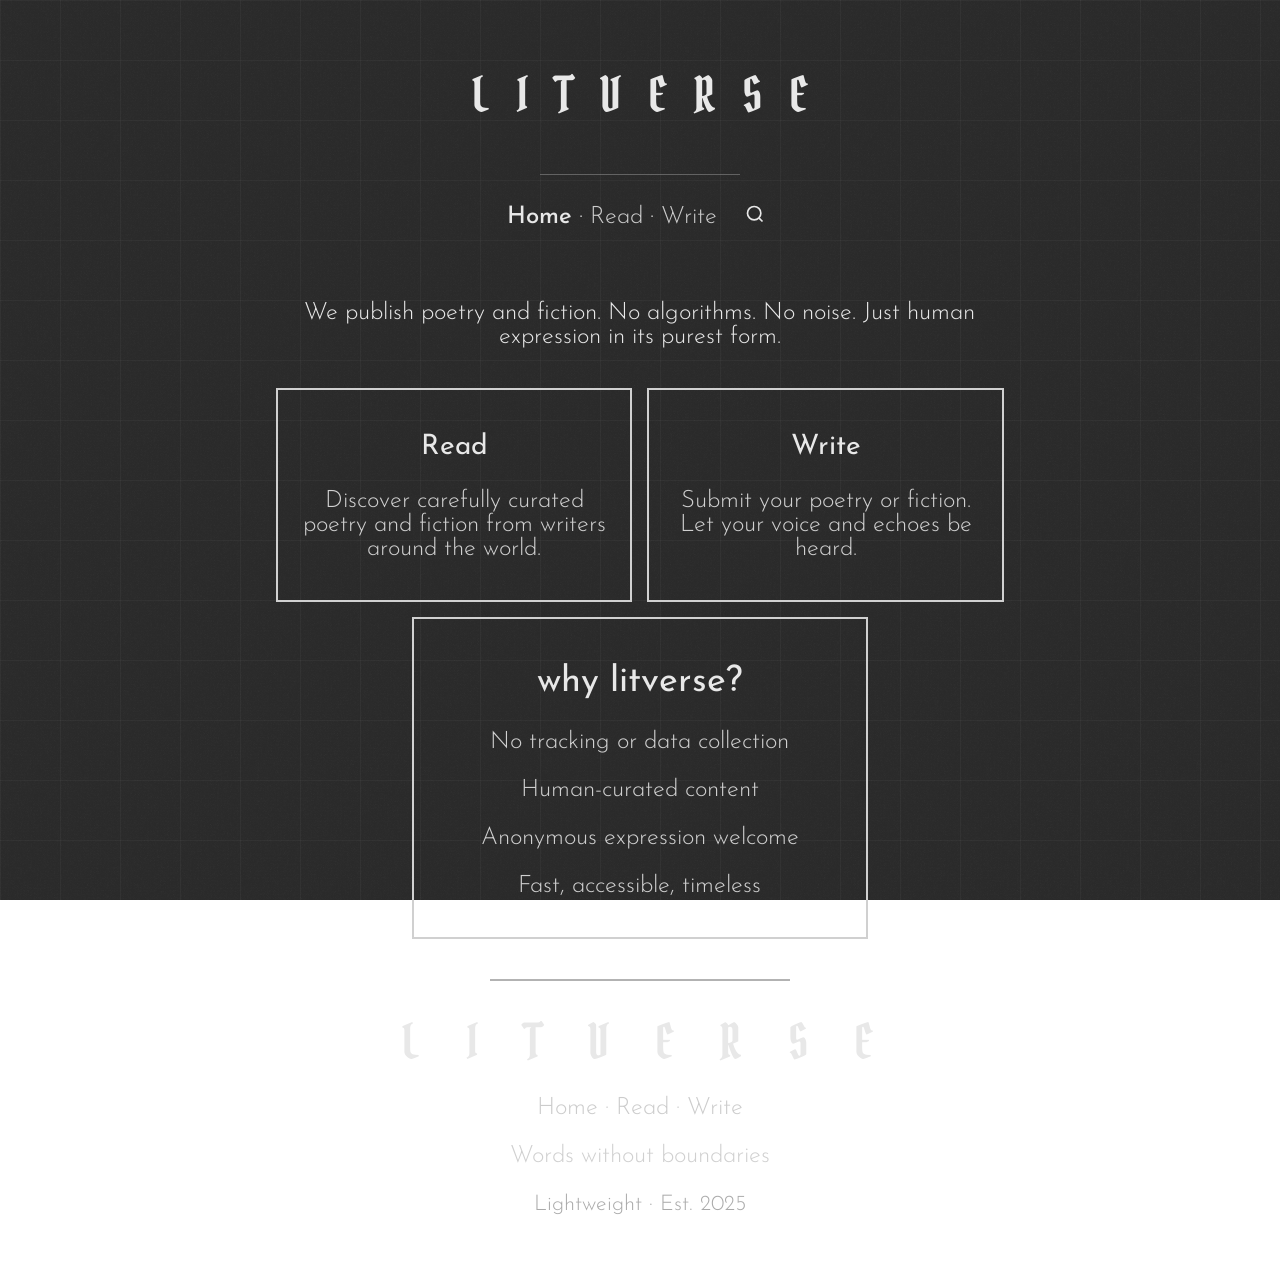
<file: index.html>
<!DOCTYPE html>
<html lang="en">
<head>
  <meta charset="UTF-8">
  <meta name="viewport" content="width=device-width, initial-scale=1.0, user-scalable=no">
  <meta name="description" content="Litverse - A minimalist sanctuary for literature. Read. Write. Share.">
  <meta name="author" content="Litverse">
  <meta name="theme-color" content="#000000">
  <link rel="preconnect" href="https://fonts.googleapis.com">
  <link rel="preconnect" href="https://fonts.gstatic.com" crossorigin>
  <link href="https://fonts.googleapis.com/css2?family=Josefin+Sans:ital,wght@0,100..700;1,100..700&family=Pirata+One&display=swap" rel="stylesheet">
  <link rel="stylesheet" href="styles.css">
  <script src="search.js"></script>
  <script src="barba.js"></script>
  <title>Litverse</title>
</head>
<body spellcheck="false">
  <!-- Mobile-optimized SVG background with darker palette -->
  <svg style="position: fixed; top: 0; left: 0; width: 100%; height: 100%; z-index: -2; pointer-events: none;">
    <defs>
      <!-- Dark ash grid pattern -->
      <pattern id="grid" width="60" height="60" patternUnits="userSpaceOnUse">
        <path d="M 60 0 L 0 0 0 60" fill="none" stroke="#555" stroke-width="0.8" opacity="0.4"/>
      </pattern>
      
      <!-- Dark ash grain filter -->
      <filter id="grain">
        <feTurbulence baseFrequency="0.7" numOctaves="2">
          <animate attributeName="seed" values="0;100" dur="6s" repeatCount="indefinite"/>
        </feTurbulence>
        <feColorMatrix type="saturate" values="0"/>
        <feComponentTransfer>
          <feFuncA type="linear" slope="0.2"/>
        </feComponentTransfer>
      </filter>
    </defs>
    
    <!-- Dark ash background -->
    <rect width="100%" height="100%" fill="#2a2a2a"/>
    <rect width="100%" height="100%" fill="url(#grid)"/>
    <rect width="100%" height="100%" fill="#333" filter="url(#grain)" opacity="0.3"/>
  </svg>

  <header>
    <br>
    <center>
      <h1>
        <a href="index.html" style="text-decoration:none; color:inherit;">
          <font color="#e8e8e8">L &nbsp; I &nbsp; T &nbsp; V &nbsp; E &nbsp; R &nbsp; S &nbsp; E</font>
        </a>
      </h1>
      
      <!-- Minimalist horizontal line -->
      <svg width="200" height="1" viewBox="0 0 200 1">
        <line x1="0" y1="0" x2="200" y2="0" stroke="#999" stroke-width="1"/>
      </svg>
      
      <br>
      
      <nav style="display: flex; align-items: center; justify-content: center; gap: 20px;">
        <p><font color="#e8e8e8"><strong>Home</strong> · <a href="read.html"><font color="#ccc">Read</font></a> · <a href="write.html"><font color="#ccc">Write</font></a></font></p>
        
        <!-- Apple-style search bar -->
        <div style="display: flex; align-items: center;">
          <div id="searchIcon" onclick="toggleSearch()" style="cursor: pointer; padding: 8px;">
            <svg width="20" height="20" viewBox="0 0 24 24" fill="none">
              <circle cx="11" cy="11" r="8" stroke="#e8e8e8" stroke-width="2"/>
              <path d="m21 21-4.35-4.35" stroke="#e8e8e8" stroke-width="2"/>
            </svg>
          </div>
          <div id="searchBar" style="display: none; position: absolute; background: rgba(42,42,42,0.95); border: 1px solid #d0d0d0; border-radius: 20px; padding: 8px 15px; margin-left: 30px;">
            <input type="text" id="searchInput" placeholder="" style="background: transparent; border: none; color: #e8e8e8; outline: none; width: 200px; font-family: 'Josefin Sans', sans-serif;" onkeyup="performSearch()" onblur="hideSearch()">
          </div>
        </div>
      </nav>
    </center>
    
    <br>
  </header>

  <main>
    <!-- 3-column layout: 20% left spacer | 60% content | 20% right spacer -->
    <table width="100%" cellspacing="0" cellpadding="0" border="0">
      <tr>
        <td width="20%"></td>
        <td width="60%">
          
          <section>
            <center><p><font color="#e8e8e8">We publish poetry and fiction. No algorithms. No noise. Just human expression in its purest form.</font></p></center>
          </section>

          <section>
            
            <!-- 2-column layout for Read/Write -->
            <table width="100%" cellspacing="15" cellpadding="0">
              <tr>
                <td width="50%" valign="top">
                  <table border="1" bordercolor="#d0d0d0" cellpadding="15" cellspacing="0" width="100%">
                    <tr>
                      <td>
                        <center><h3><a href="read.html"><font color="#e8e8e8">Read</font></a></h3></center>
                        <center><p><font color="#d0d0d0">Discover carefully curated poetry and fiction from writers around the world.</font></p></center>
                      </td>
                    </tr>
                  </table>
                </td>
                
                <td width="50%" valign="top">
                  <table border="1" bordercolor="#d0d0d0" cellpadding="15" cellspacing="0" width="100%">
                    <tr>
                      <td>
                        <center><h3><a href="write.html"><font color="#e8e8e8">Write</font></a></h3></center>
                        <center><p><font color="#d0d0d0">Submit your poetry or fiction. Let your voice and echoes be heard.</font></p></center>
                      </td>
                    </tr>
                  </table>
                </td>
              </tr>
            </table>
          </section>

          <section>
            <center>
              <table border="1" bordercolor="#d0d0d0" cellpadding="15" cellspacing="0" width="60%">
                <tr>
                  <td>
                    <center>
                      <h2><font color="#e8e8e8">why litverse?</font></h2>
                      <p><font color="#d0d0d0">No tracking or data collection</font></p>
                      <p><font color="#d0d0d0">Human-curated content</font></p>
                      <p><font color="#d0d0d0">Anonymous expression welcome</font></p>
                      <p><font color="#d0d0d0">Fast, accessible, timeless</font></p>
                    </center>
                  </td>
                </tr>
              </table>
            </center>
          </section>
          
        </td>
        <td width="20%"></td>
      </tr>
    </table>
  </main>

  <footer>
    <br>
    <center>
      <!-- Elegant horizontal line -->
      <svg width="300" height="2" viewBox="0 0 300 2">
        <line x1="0" y1="1" x2="300" y2="1" stroke="#666" stroke-width="1"/>
      </svg>
    </center>
    <br>
    <center>
      <h1 style="font-family:'Pirata One',cursive; font-weight:normal; letter-spacing:0.1em; margin:0;">
        <a href="index.html" style="text-decoration:none; color:inherit; display:inline-block; width:100%;">
          <font color="#e8e8e8">L &nbsp; I &nbsp; T &nbsp; V &nbsp; E &nbsp; R &nbsp; S &nbsp; E</font>
        </a>
      </h1>
      <p style="font-family:'Josefin Sans',sans-serif; font-weight:300;"><font color="#d0d0d0"><a href="index.html"><font color="#ccc">Home</font></a> · <a href="read.html"><font color="#ccc">Read</font></a> · <a href="write.html"><font color="#ccc">Write</font></a></font></p>
      <p style="font-family:'Josefin Sans',sans-serif; font-weight:300;"><font color="#d0d0d0">Words without boundaries</font></p>
      <p style="font-family:'Josefin Sans',sans-serif; font-weight:300;"><font color="#aaa"><small>Lightweight · Est. 2025</small></font></p>
    </center>
    <br>
  </footer>

</body>
</html>
</file>
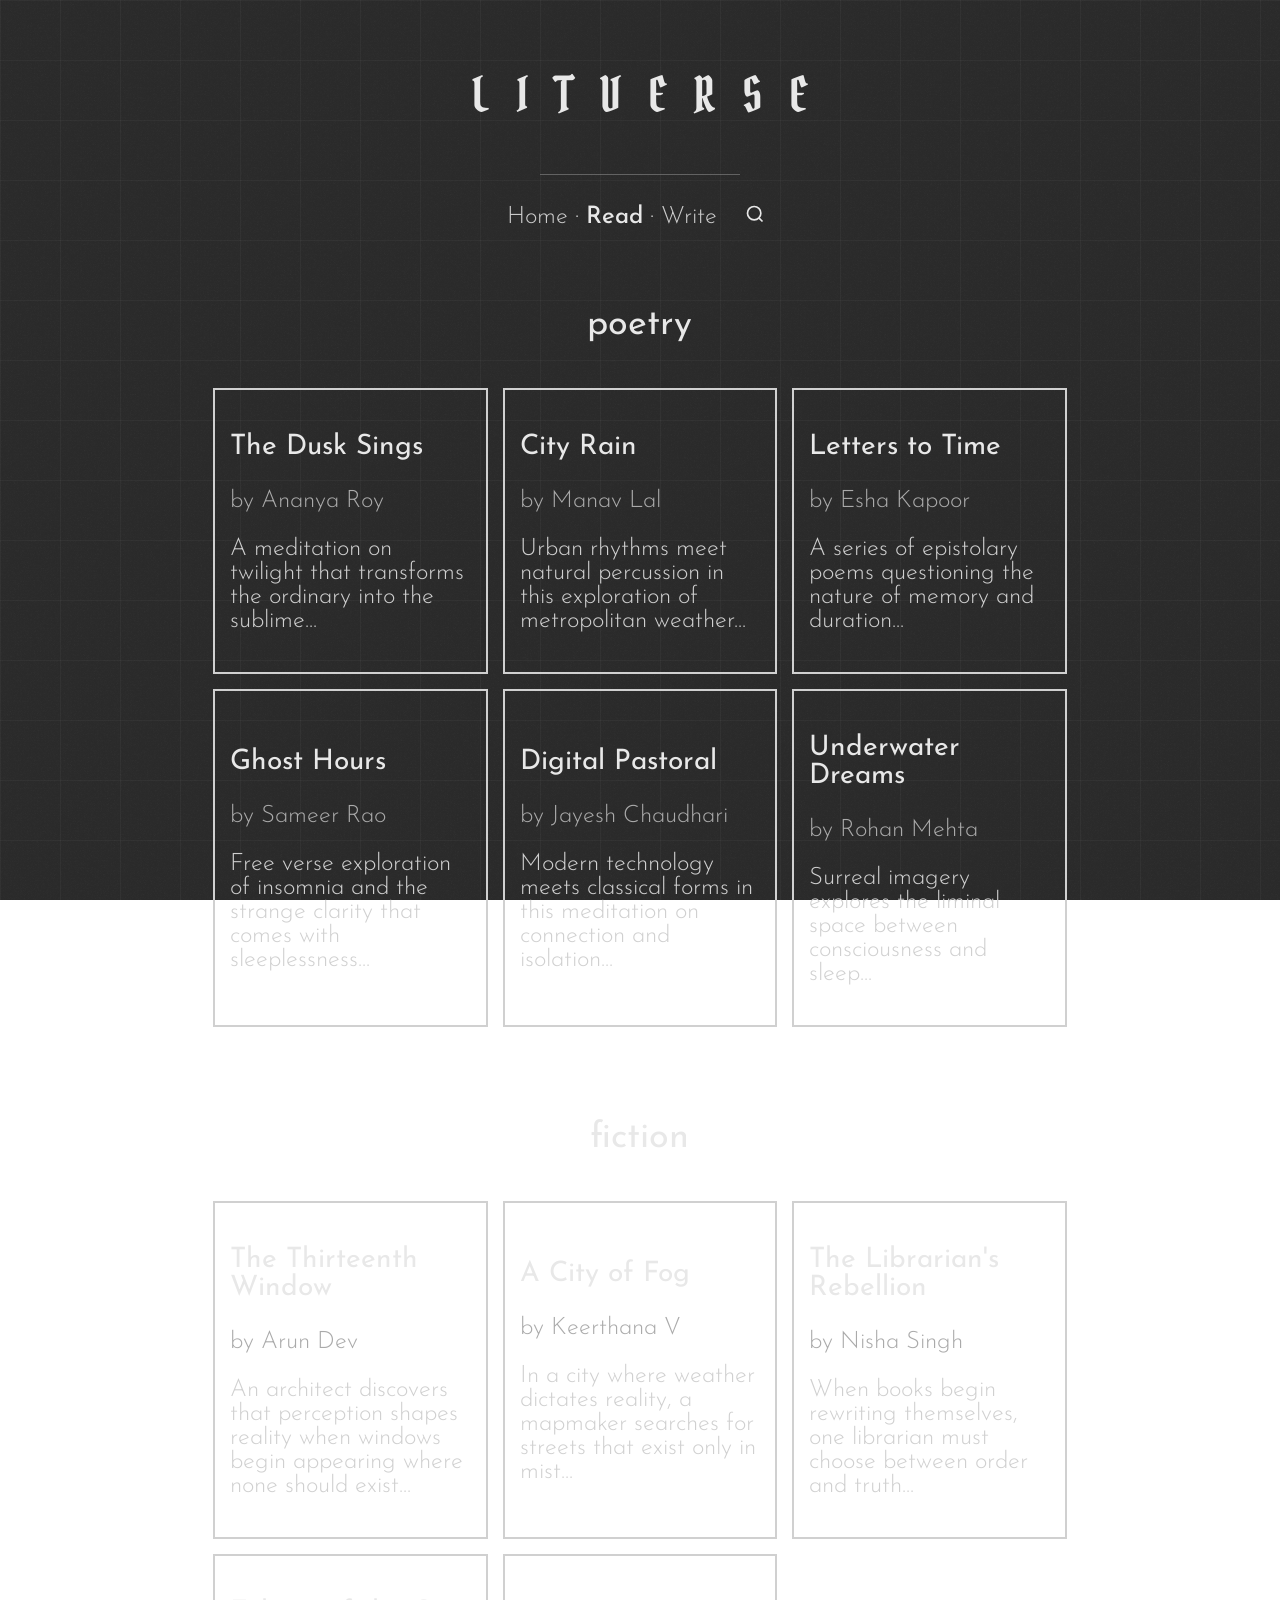
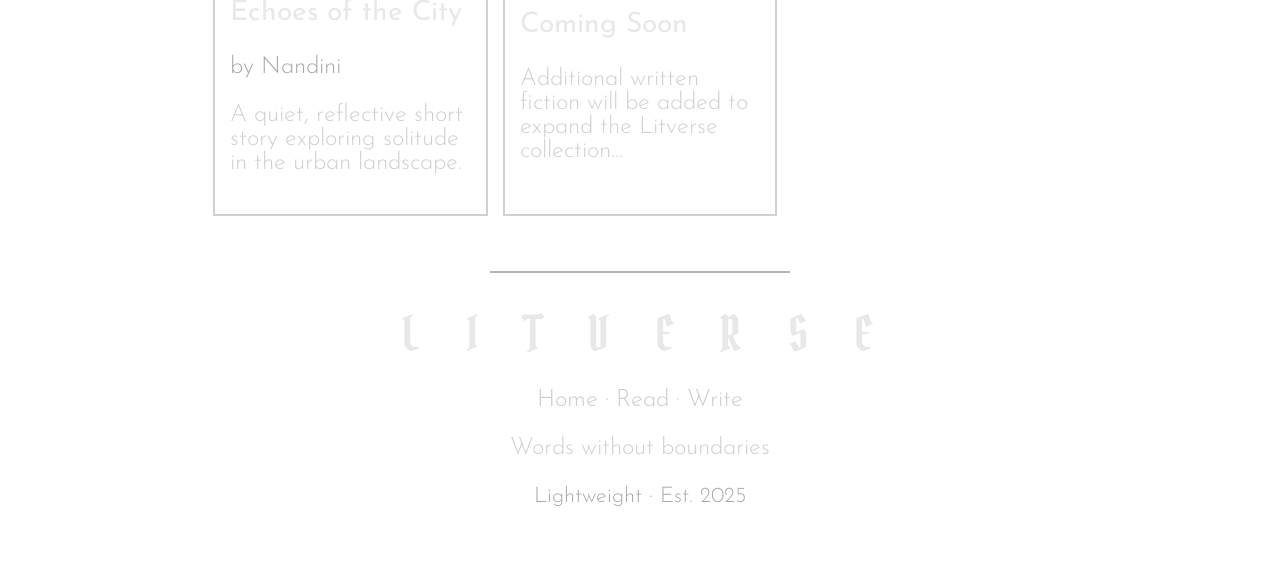
<file: read.html>
<!DOCTYPE html>
<html lang="en">
<head>
  <meta charset="UTF-8">
  <meta name="viewport" content="width=device-width, initial-scale=1.0, user-scalable=no">
  <meta name="description" content="Read poetry and fiction on Litverse - Curated literary works from writers around the world.">
  <meta name="author" content="Litverse">
  <meta name="theme-color" content="#000000">
  <link rel="preconnect" href="https://fonts.googleapis.com">
  <link rel="preconnect" href="https://fonts.gstatic.com" crossorigin>
  <link href="https://fonts.googleapis.com/css2?family=Josefin+Sans:ital,wght@0,100..700;1,100..700&family=Pirata+One&display=swap" rel="stylesheet">
  <link rel="stylesheet" href="styles.css">
  <script src="search.js"></script>
  <script src="barba.js"></script>
  <title>Read - Litverse</title>
</head>
<body spellcheck="false">
  <a id="top"></a>
  <!-- Mobile-optimized SVG background with darker palette -->
  <svg style="position: fixed; top: 0; left: 0; width: 100%; height: 100%; z-index: -2; pointer-events: none;">
    <defs>
      <!-- Dark ash grid pattern -->
      <pattern id="grid" width="60" height="60" patternUnits="userSpaceOnUse">
        <path d="M 60 0 L 0 0 0 60" fill="none" stroke="#555" stroke-width="0.8" opacity="0.4"/>
      </pattern>
      
      <!-- Dark ash grain filter -->
      <filter id="grain">
        <feTurbulence baseFrequency="0.7" numOctaves="2">
          <animate attributeName="seed" values="0;100" dur="6s" repeatCount="indefinite"/>
        </feTurbulence>
        <feColorMatrix type="saturate" values="0"/>
        <feComponentTransfer>
          <feFuncA type="linear" slope="0.2"/>
        </feComponentTransfer>
      </filter>
    </defs>
    
    <!-- Dark ash background -->
    <rect width="100%" height="100%" fill="#2a2a2a"/>
    <rect width="100%" height="100%" fill="url(#grid)"/>
    <rect width="100%" height="100%" fill="#333" filter="url(#grain)" opacity="0.3"/>
  </svg>

  <header>
    <br>
    <center>
      <h1>
        <a href="index.html" style="text-decoration:none; color:inherit;">
          <font color="#e8e8e8">L &nbsp; I &nbsp; T &nbsp; V &nbsp; E &nbsp; R &nbsp; S &nbsp; E</font>
        </a>
      </h1>
      
      <!-- Minimalist horizontal line -->
      <svg width="200" height="1" viewBox="0 0 200 1">
        <line x1="0" y1="0" x2="200" y2="0" stroke="#999" stroke-width="1"/>
      </svg>
      
      <br>
      
      <nav style="display: flex; align-items: center; justify-content: center; gap: 20px;">
        <p><font color="#e8e8e8"><a href="index.html"><font color="#ccc">Home</font></a> · <strong>Read</strong> · <a href="write.html"><font color="#ccc">Write</font></a></font></p>
        
        <!-- Apple-style search bar -->
        <div style="display: flex; align-items: center;">
          <div id="searchIcon" onclick="toggleSearch()" style="cursor: pointer; padding: 8px;">
            <svg width="20" height="20" viewBox="0 0 24 24" fill="none">
              <circle cx="11" cy="11" r="8" stroke="#e8e8e8" stroke-width="2"/>
              <path d="m21 21-4.35-4.35" stroke="#e8e8e8" stroke-width="2"/>
            </svg>
          </div>
          <div id="searchBar" style="display: none; position: absolute; background: rgba(42,42,42,0.95); border: 1px solid #d0d0d0; border-radius: 20px; padding: 8px 15px; margin-left: 30px;">
            <input type="text" id="searchInput" placeholder="" style="background: transparent; border: none; color: #e8e8e8; outline: none; width: 200px; font-family: 'Josefin Sans', sans-serif;" onkeyup="performSearch()" onblur="hideSearch()">
          </div>
        </div>
      </nav>
    </center>
    <br>
  </header>

  <main>
    <!-- 3-column layout: 15% left spacer | 70% content | 15% right spacer -->
    <table width="100%" cellspacing="0" cellpadding="0" border="0">
      <tr>
        <td width="15%"></td>
        <td width="70%">
          
          <section>
            <center>
              <h2><font color="#e8e8e8">poetry</font></h2>
            </center>
            
            <!-- 3x3 Poetry Grid -->
            <table width="100%" cellspacing="15" cellpadding="0">
              <tr>
                <td width="33%" valign="top">
                  <table border="1" bordercolor="#d0d0d0" cellpadding="15" cellspacing="0" width="100%">
                    <tr>
                      <td>
                        <h3><font color="#e8e8e8"><a href="content/poem1.html"><font color="#e8e8e8">The Dusk Sings</font></a></font></h3>
                        <p><font color="#aaa">by Ananya Roy</font></p>
                        <p><font color="#d0d0d0">A meditation on twilight that transforms the ordinary into the sublime...</font></p>
                      </td>
                    </tr>
                  </table>
                </td>
                
                <td width="33%" valign="top">
                  <table border="1" bordercolor="#d0d0d0" cellpadding="15" cellspacing="0" width="100%">
                    <tr>
                      <td>
                        <h3><font color="#e8e8e8"><a href="content/poem2.html"><font color="#e8e8e8">City Rain</font></a></font></h3>
                        <p><font color="#aaa">by Manav Lal</font></p>
                        <p><font color="#d0d0d0">Urban rhythms meet natural percussion in this exploration of metropolitan weather...</font></p>
                      </td>
                    </tr>
                  </table>
                </td>
                
                <td width="33%" valign="top">
                  <table border="1" bordercolor="#d0d0d0" cellpadding="15" cellspacing="0" width="100%">
                    <tr>
                      <td>
                        <h3><font color="#e8e8e8"><a href="content/poem3.html"><font color="#e8e8e8">Letters to Time</font></a></font></h3>
                        <p><font color="#aaa">by Esha Kapoor</font></p>
                        <p><font color="#d0d0d0">A series of epistolary poems questioning the nature of memory and duration...</font></p>
                      </td>
                    </tr>
                  </table>
                </td>
              </tr>
              
              <tr>
                <td width="33%" valign="top">
                  <table border="1" bordercolor="#d0d0d0" cellpadding="15" cellspacing="0" width="100%">
                    <tr>
                      <td>
                        <h3><font color="#e8e8e8"><a href="content/poem4.html"><font color="#e8e8e8">Ghost Hours</font></a></font></h3>
                        <p><font color="#aaa">by Sameer Rao</font></p>
                        <p><font color="#d0d0d0">Free verse exploration of insomnia and the strange clarity that comes with sleeplessness...</font></p>
                      </td>
                    </tr>
                  </table>
                </td>
                
                <td width="33%" valign="top">
                  <table border="1" bordercolor="#d0d0d0" cellpadding="15" cellspacing="0" width="100%">
                    <tr>
                      <td>
                        <h3><font color="#e8e8e8"><a href="content/poem5.html"><font color="#e8e8e8">Digital Pastoral</font></a></font></h3>
                        <p><font color="#aaa">by Jayesh Chaudhari</font></p>
                        <p><font color="#d0d0d0">Modern technology meets classical forms in this meditation on connection and isolation...</font></p>
                      </td>
                    </tr>
                  </table>
                </td>
                
                <td width="33%" valign="top">
                  <table border="1" bordercolor="#d0d0d0" cellpadding="15" cellspacing="0" width="100%">
                    <tr>
                      <td>
                        <h3><font color="#e8e8e8"><a href="content/poem6.html"><font color="#e8e8e8">Underwater Dreams</font></a></font></h3>
                        <p><font color="#aaa">by Rohan Mehta</font></p>
                        <p><font color="#d0d0d0">Surreal imagery explores the liminal space between consciousness and sleep...</font></p>
                      </td>
                    </tr>
                  </table>
                </td>
            </table>
          </section>
          
          <br><br>
          
          <section>
            <center>
              <h2><font color="#e8e8e8">fiction</font></h2>
            </center>
            
            <!-- 3x3 Fiction Grid -->
            <table width="100%" cellspacing="15" cellpadding="0">
              <tr>
                <td width="33%" valign="top">
                  <table border="1" bordercolor="#d0d0d0" cellpadding="15" cellspacing="0" width="100%">
                    <tr>
                      <td>
                        <h3><font color="#e8e8e8"><a href="content/story1.html"><font color="#e8e8e8">The Thirteenth Window</font></a></font></h3>
                        <p><font color="#aaa">by Arun Dev</font></p>
                        <p><font color="#d0d0d0">An architect discovers that perception shapes reality when windows begin appearing where none should exist...</font></p>
                      </td>
                    </tr>
                  </table>
                </td>
                
                <td width="33%" valign="top">
                  <table border="1" bordercolor="#d0d0d0" cellpadding="15" cellspacing="0" width="100%">
                    <tr>
                      <td>
                        <h3><font color="#e8e8e8"><a href="content/book1.html"><font color="#e8e8e8">A City of Fog</font></a></font></h3>
                        <p><font color="#aaa">by Keerthana V</font></p>
                        <p><font color="#d0d0d0">In a city where weather dictates reality, a mapmaker searches for streets that exist only in mist...</font></p>
                      </td>
                    </tr>
                  </table>
                </td>
                
                <td width="33%" valign="top">
                  <table border="1" bordercolor="#d0d0d0" cellpadding="15" cellspacing="0" width="100%">
                    <tr>
                      <td>
                        <h3><font color="#e8e8e8"><a href="content/story2.html"><font color="#e8e8e8">The Librarian's Rebellion</font></a></font></h3>
                        <p><font color="#aaa">by Nisha Singh</font></p>
                        <p><font color="#d0d0d0">When books begin rewriting themselves, one librarian must choose between order and truth...</font></p>
                      </td>
                    </tr>
                  </table>
                </td>
              </tr>
              
              <tr>
                <td width="33%" valign="top">
                  <table border="1" bordercolor="#d0d0d0" cellpadding="15" cellspacing="0" width="100%">
                    <tr>
                      <td>
                        <h3><font color="#e8e8e8"><a href="content/nandini.html"><font color="#e8e8e8">Echoes of the City</font></a></font></h3>
                        <p><font color="#aaa">by Nandini</font></p>
                        <p><font color="#d0d0d0">A quiet, reflective short story exploring solitude in the urban landscape.</font></p>
                      </td>
                    </tr>
                  </table>
                </td>
                
                <td width="33%" valign="top">
                  <table border="1" bordercolor="#d0d0d0" cellpadding="15" cellspacing="0" width="100%">
                    <tr>
                      <td>
                        <h3><font color="#e8e8e8">Coming Soon</font></h3>
                        <p><font color="#d0d0d0">Additional written fiction will be added to expand the Litverse collection...</font></p>
                      </td>
                    </tr>
                  </table>
                </td>
                
                <td width="33%" valign="top">
                  <!-- Empty cell to balance the layout -->
                </td>
              </tr>
            </table>
          </section>
          
        </td>
        <td width="15%">
          <!-- Removed Move to Top button as requested -->
        </td>
      </tr>
    </table>
  </main>

  <footer>
    <br>
    <center>
      <!-- Elegant horizontal line -->
      <svg width="300" height="2" viewBox="0 0 300 2">
        <line x1="0" y1="1" x2="300" y2="1" stroke="#666" stroke-width="1"/>
      </svg>
    </center>
    <br>
    <center>
      <h1 style="font-family:'Pirata One',cursive; font-weight:normal; letter-spacing:0.1em; margin:0;">
        <a href="index.html" style="text-decoration:none; color:inherit; display:inline-block; width:100%;">
          <font color="#e8e8e8">L &nbsp; I &nbsp; T &nbsp; V &nbsp; E &nbsp; R &nbsp; S &nbsp; E</font>
        </a>
      </h1>
      <p style="font-family:'Josefin Sans',sans-serif; font-weight:300;"><font color="#d0d0d0"><a href="index.html"><font color="#ccc">Home</font></a> · <a href="read.html"><font color="#ccc">Read</font></a> · <a href="write.html"><font color="#ccc">Write</font></a></font></p>
      <p style="font-family:'Josefin Sans',sans-serif; font-weight:300;"><font color="#d0d0d0">Words without boundaries</font></p>
      <p style="font-family:'Josefin Sans',sans-serif; font-weight:300;"><font color="#aaa"><small>Lightweight · Est. 2025</small></font></p>
    </center>
    <br>
  </footer>

</body>
</html>
</file>
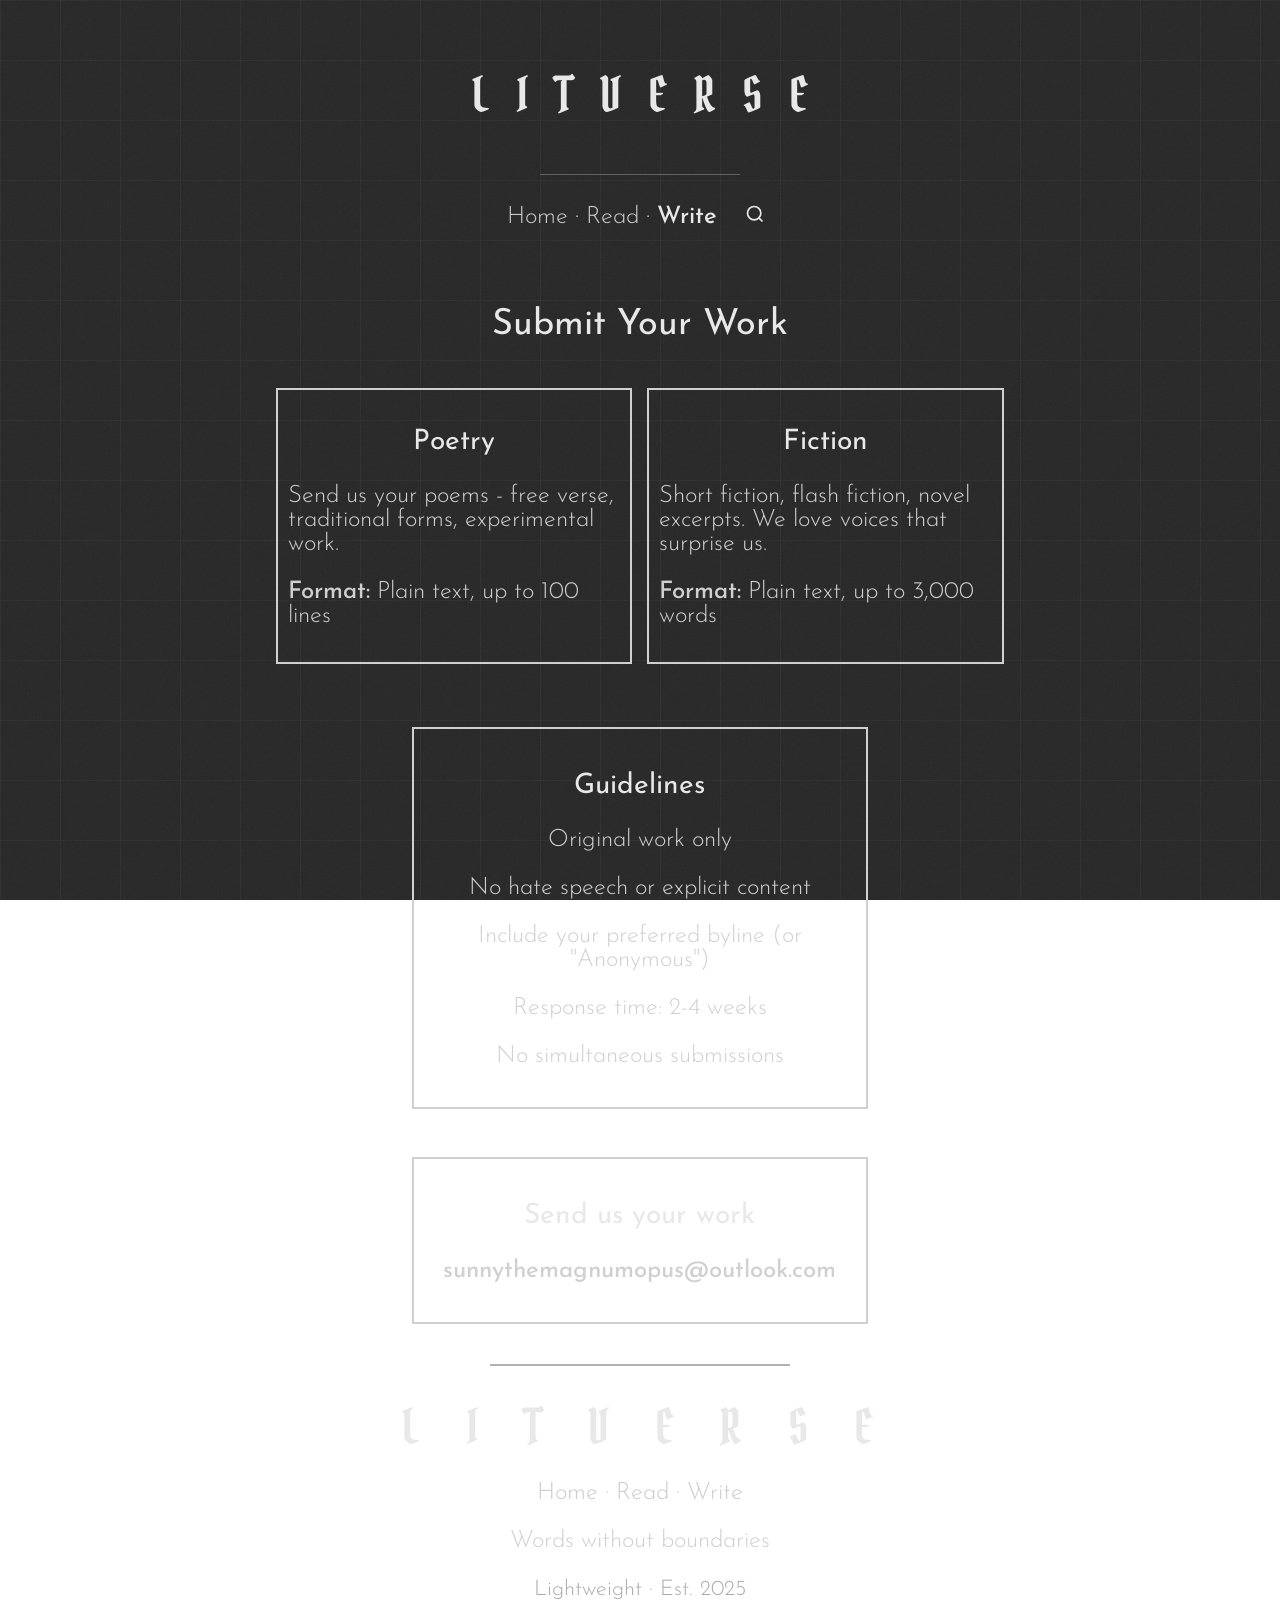
<file: write.html>
<!DOCTYPE html>
<html lang="en">
<head>
  <meta charset="UTF-8">
  <meta name="viewport" content="width=device-width, initial-scale=1.0, user-scalable=no">
  <meta name="description" content="Submit your poetry, fiction, or confessions to Litverse.">
  <meta name="author" content="Litverse">
  <meta name="theme-color" content="#000000">
  <link rel="preconnect" href="https://fonts.googleapis.com">
  <link rel="preconnect" href="https://fonts.gstatic.com" crossorigin>
  <link href="https://fonts.googleapis.com/css2?family=Josefin+Sans:ital,wght@0,100..700;1,100..700&family=Pirata+One&display=swap" rel="stylesheet">
  <link rel="stylesheet" href="styles.css">
  <script src="search.js"></script>
  <script src="barba.js"></script>
  <title>Write - Litverse</title>
</head>
<body spellcheck="false">
  <!-- Mobile-optimized SVG background with darker palette -->
  <svg style="position: fixed; top: 0; left: 0; width: 100%; height: 100%; z-index: -2; pointer-events: none;">
    <defs>
      <!-- Dark ash grid pattern -->
      <pattern id="grid" width="60" height="60" patternUnits="userSpaceOnUse">
        <path d="M 60 0 L 0 0 0 60" fill="none" stroke="#555" stroke-width="0.8" opacity="0.4"/>
      </pattern>
      
      <!-- Dark ash grain filter -->
      <filter id="grain">
        <feTurbulence baseFrequency="0.7" numOctaves="2">
          <animate attributeName="seed" values="0;100" dur="6s" repeatCount="indefinite"/>
        </feTurbulence>
        <feColorMatrix type="saturate" values="0"/>
        <feComponentTransfer>
          <feFuncA type="linear" slope="0.2"/>
        </feComponentTransfer>
      </filter>
    </defs>
    
    <!-- Dark ash background -->
    <rect width="100%" height="100%" fill="#2a2a2a"/>
    <rect width="100%" height="100%" fill="url(#grid)"/>
    <rect width="100%" height="100%" fill="#333" filter="url(#grain)" opacity="0.3"/>
  </svg>

  <header>
    <br>
    
    <center>
      <h1><font color="#e8e8e8">L &nbsp; I &nbsp; T &nbsp; V &nbsp; E &nbsp; R &nbsp; S &nbsp; E</font></h1>
      
      <!-- Minimalist horizontal line -->
      <svg width="200" height="1" viewBox="0 0 200 1">
        <line x1="0" y1="0" x2="200" y2="0" stroke="#999" stroke-width="1"/>
      </svg>
      
      <br>
      
      <nav style="display: flex; align-items: center; justify-content: center; gap: 20px;">
        <p><font color="#e8e8e8"><a href="index.html"><font color="#ccc">Home</font></a> · <a href="read.html"><font color="#ccc">Read</font></a> · <strong>Write</strong></font></p>
        
        <!-- Apple-style search bar -->
        <div style="display: flex; align-items: center;">
          <div id="searchIcon" onclick="toggleSearch()" style="cursor: pointer; padding: 8px;">
            <svg width="20" height="20" viewBox="0 0 24 24" fill="none">
              <circle cx="11" cy="11" r="8" stroke="#e8e8e8" stroke-width="2"/>
              <path d="m21 21-4.35-4.35" stroke="#e8e8e8" stroke-width="2"/>
            </svg>
          </div>
          <div id="searchBar" style="display: none; position: absolute; background: rgba(42,42,42,0.95); border: 1px solid #d0d0d0; border-radius: 20px; padding: 8px 15px; margin-left: 30px;">
            <input type="text" id="searchInput" placeholder="" style="background: transparent; border: none; color: #e8e8e8; outline: none; width: 200px; font-family: 'Josefin Sans', sans-serif;" onkeyup="performSearch()" onblur="hideSearch()">
          </div>
        </div>
      </nav>
    </center>
    
    <br>
  </header>

  <main>
    <!-- 3-column layout: 20% left spacer | 60% content | 20% right spacer -->
    <table width="100%" cellspacing="0" cellpadding="0" border="0">
      <tr>
        <td width="20%"></td>
        <td width="60%">
          
          <section>
            <center><h2><font color="#e8e8e8">Submit Your Work</font></h2></center>
            
            <!-- 2-column layout for submission types -->
            <table width="100%" cellspacing="15" cellpadding="0">
              <tr>
                <td width="50%" valign="top">
                  <table border="1" bordercolor="#d0d0d0" cellpadding="10" cellspacing="0" width="100%">
                    <tr>
                      <td>
                        <center><h3><font color="#e8e8e8">Poetry</font></h3></center>
                        <p><font color="#d0d0d0">Send us your poems - free verse, traditional forms, experimental work.</font></p>
                        <p><font color="#d0d0d0"><strong>Format:</strong> Plain text, up to 100 lines</font></p>
                      </td>
                    </tr>
                  </table>
                </td>
                
                <td width="50%" valign="top">
                  <table border="1" bordercolor="#d0d0d0" cellpadding="10" cellspacing="0" width="100%">
                    <tr>
                      <td>
                        <center><h3><font color="#e8e8e8">Fiction</font></h3></center>
                        <p><font color="#d0d0d0">Short fiction, flash fiction, novel excerpts. We love voices that surprise us.</font></p>
                        <p><font color="#d0d0d0"><strong>Format:</strong> Plain text, up to 3,000 words</font></p>
                      </td>
                    </tr>
                  </table>
                </td>
              </tr>
            </table>
            
            <br><br>
            
            <!-- Guidelines section -->
            <center>
              <table border="1" bordercolor="#d0d0d0" cellpadding="15" cellspacing="0" width="60%">
                <tr>
                  <td>
                    <center>
                      <h3><font color="#e8e8e8">Guidelines</font></h3>
                      <p><font color="#d0d0d0">Original work only</font></p>
                      <p><font color="#d0d0d0">No hate speech or explicit content</font></p>
                      <p><font color="#d0d0d0">Include your preferred byline (or "Anonymous")</font></p>
                      <p><font color="#d0d0d0">Response time: 2-4 weeks</font></p>
                      <p><font color="#d0d0d0">No simultaneous submissions</font></p>
                    </center>
                  </td>
                </tr>
              </table>
            </center>
            
            <br><br>
            
            <!-- Email contact section -->
            <center>
              <table border="1" bordercolor="#d0d0d0" cellpadding="15" cellspacing="0" width="60%">
                <tr>
                  <td>
                    <center>
                      <h3><font color="#e8e8e8">Send us your work</font></h3>
                      <p><font color="#d0d0d0"><strong>sunnythemagnumopus@outlook.com</strong></font></p>
                    </center>
                  </td>
                </tr>
              </table>
            </center>
          </section>
          
        </td>
        <td width="20%"></td>
      </tr>
    </table>
  </main>

  <footer>
    <br>
    <center>
      <!-- Elegant horizontal line -->
      <svg width="300" height="2" viewBox="0 0 300 2">
        <line x1="0" y1="1" x2="300" y2="1" stroke="#666" stroke-width="1"/>
      </svg>
    </center>
    <br>
    <center>
      <h1 style="font-family:'Pirata One',cursive; font-weight:normal; letter-spacing:0.1em; margin:0;">
        <a href="index.html" style="text-decoration:none; color:inherit; display:inline-block; width:100%;">
          <font color="#e8e8e8">L &nbsp; I &nbsp; T &nbsp; V &nbsp; E &nbsp; R &nbsp; S &nbsp; E</font>
        </a>
      </h1>
      <p style="font-family:'Josefin Sans',sans-serif; font-weight:300;"><font color="#d0d0d0"><a href="index.html"><font color="#ccc">Home</font></a> · <a href="read.html"><font color="#ccc">Read</font></a> · <a href="write.html"><font color="#ccc">Write</font></a></font></p>
      <p style="font-family:'Josefin Sans',sans-serif; font-weight:300;"><font color="#d0d0d0">Words without boundaries</font></p>
      <p style="font-family:'Josefin Sans',sans-serif; font-weight:300;"><font color="#aaa"><small>Lightweight · Est. 2025</small></font></p>
    </center>
    <br>
  </footer>
</body>
</html>
</file>
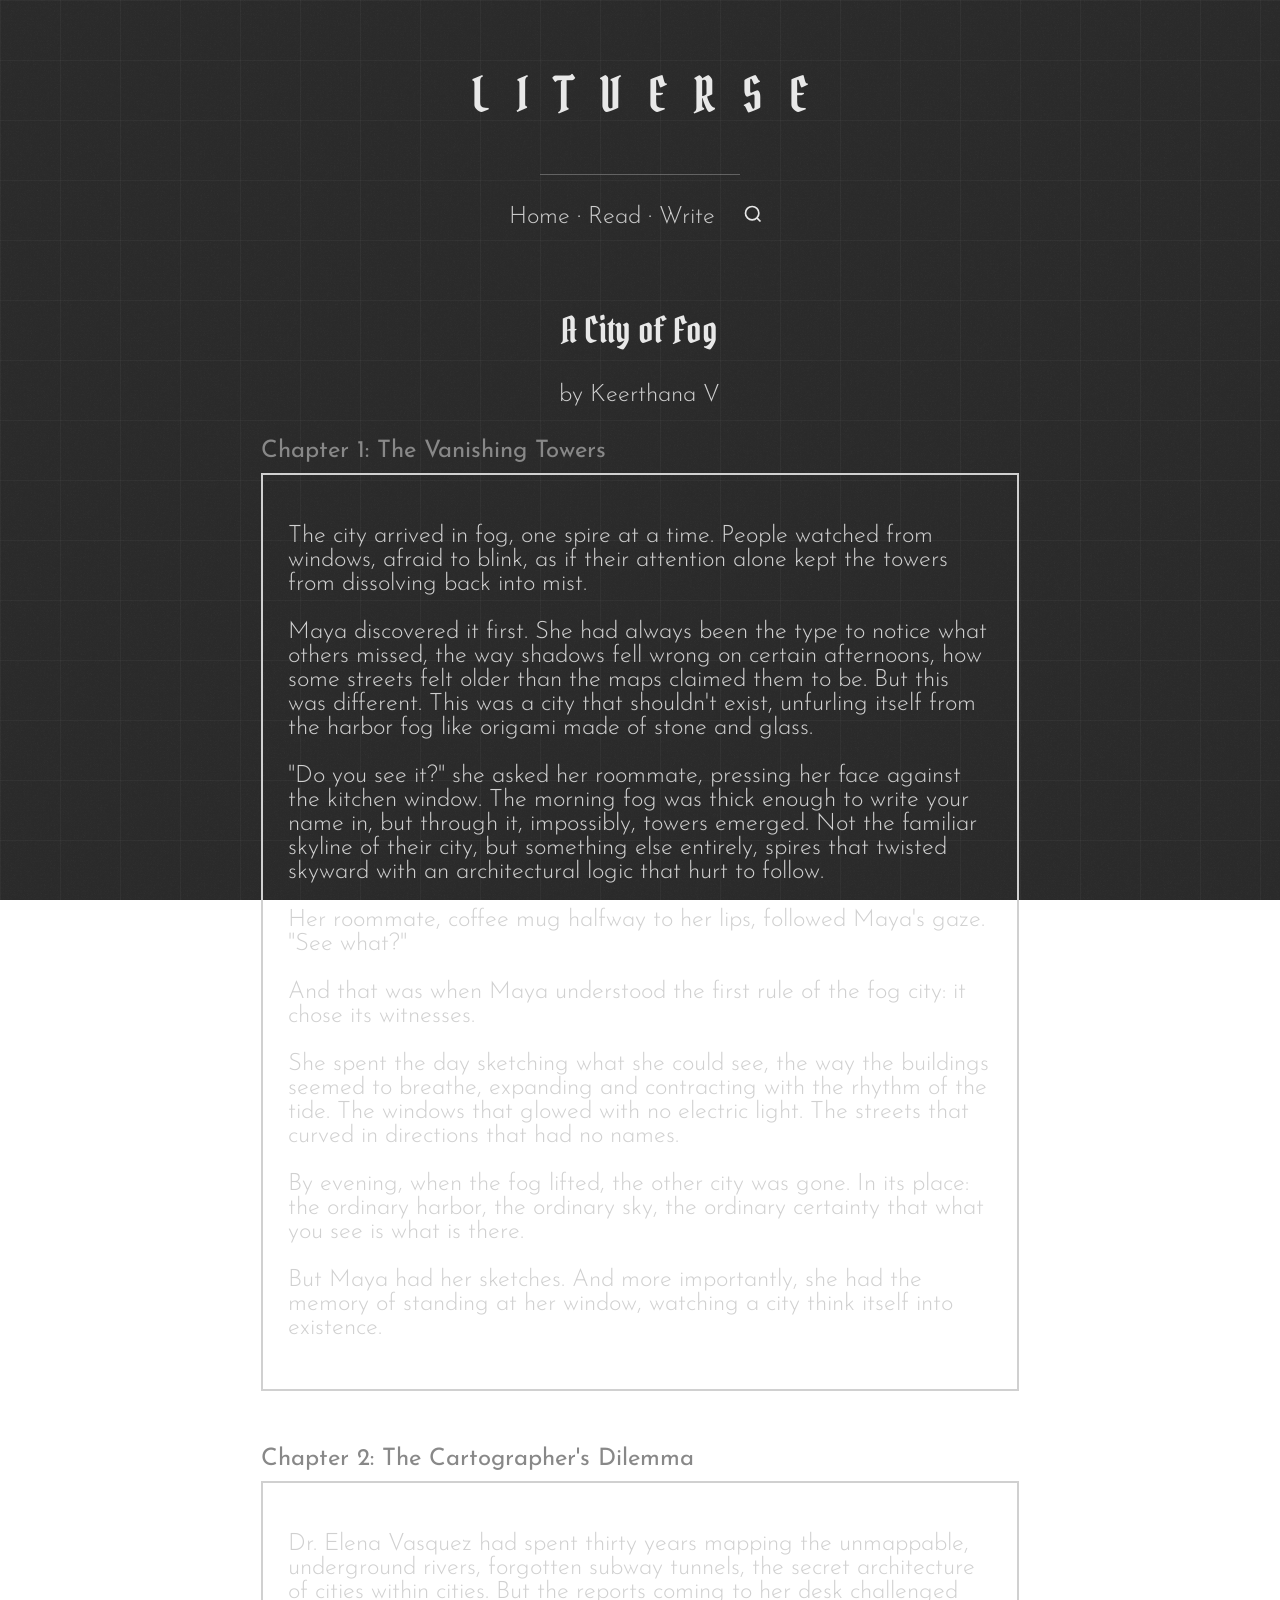
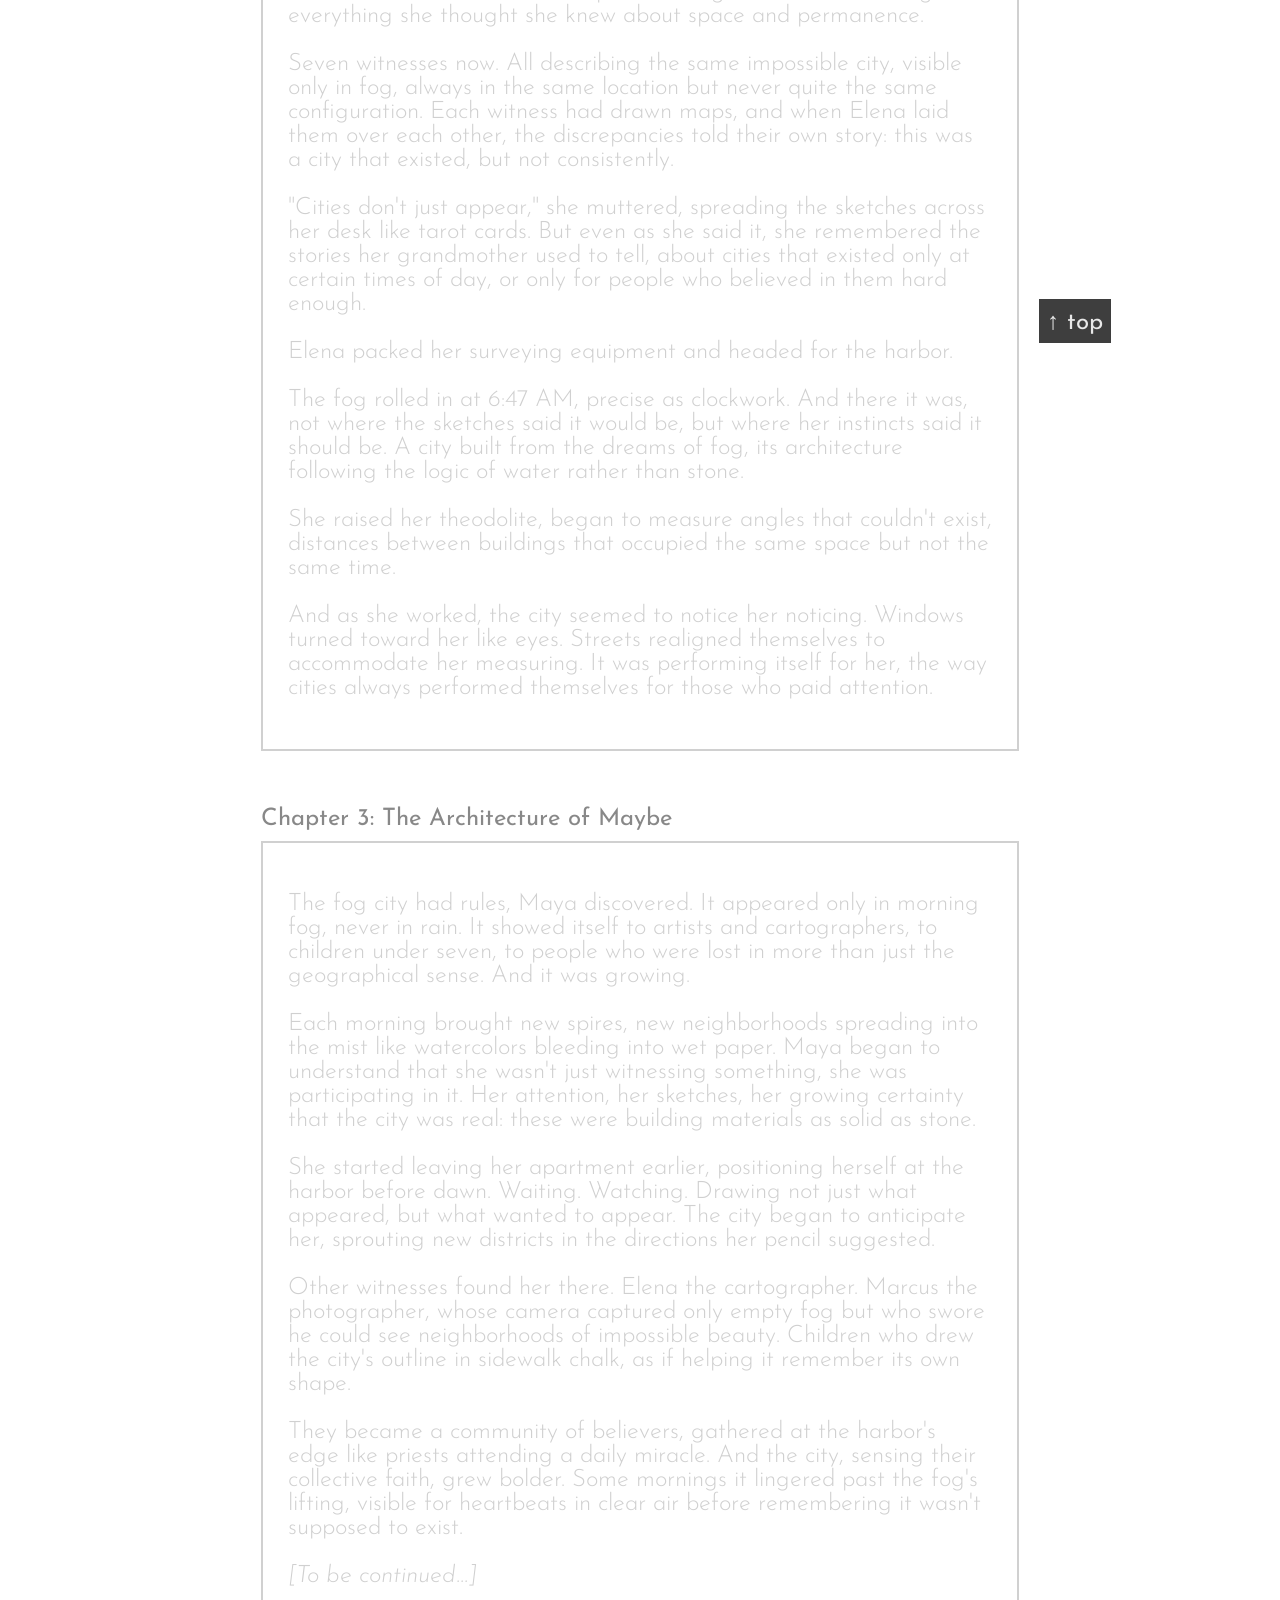
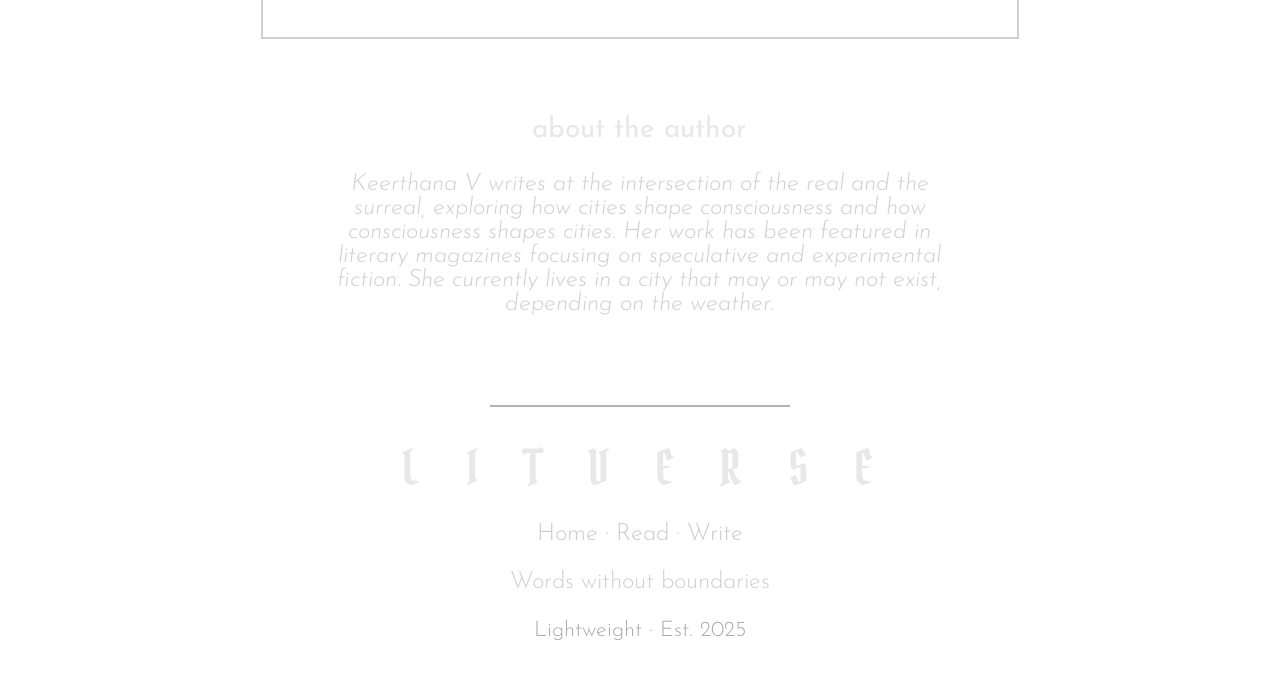
<file: content/book1.html>
<!DOCTYPE html>
<html lang="en">
<head>
  <meta charset="UTF-8">
  <meta name="viewport" content="width=device-width, initial-scale=1.0, user-scalable=no">
  <meta name="description" content="'A City of Fog' by Keerthana V - A haunting novella about a metropolis that materializes from mist. Magical realism from the Litverse collection.">
  <meta name="keywords" content="novella, magical realism, urban fantasy, fog, city, Keerthana V, literary fiction">
  <meta name="author" content="Keerthana V">
  <meta name="theme-color" content="#000000">
  
  <!-- Google Fonts -->
  <link rel="preconnect" href="https://fonts.googleapis.com">
  <link rel="preconnect" href="https://fonts.gstatic.com" crossorigin>
  <link href="https://fonts.googleapis.com/css2?family=Josefin+Sans:ital,wght@0,100..700;1,100..700&family=Pirata+One&display=swap" rel="stylesheet">
  
  <!-- Global Styles -->
  <link rel="stylesheet" href="../styles.css">
  <script src="../search.js"></script>
  <script src="../barba.js"></script>
  
  <!-- Open Graph -->
  <meta property="og:type" content="article">
  <meta property="og:title" content="A City of Fog - by Keerthana V">
  <meta property="og:description" content="A mystical tale of a city that materializes from mist, one tower at a time.">
  <meta property="article:author" content="Keerthana V">
  <meta property="article:section" content="Fiction">
  
  <title>A City of Fog - by Keerthana V</title>
</head>
<body spellcheck="false">
  <!-- Mobile-optimized SVG background with darker palette -->
  <svg style="position: fixed; top: 0; left: 0; width: 100%; height: 100%; z-index: -2; pointer-events: none;">
    <defs>
      <!-- Dark ash grid pattern -->
      <pattern id="grid" width="60" height="60" patternUnits="userSpaceOnUse">
        <path d="M 60 0 L 0 0 0 60" fill="none" stroke="#555" stroke-width="0.8" opacity="0.4"/>
      </pattern>
      
      <!-- Dark ash grain filter -->
      <filter id="grain">
        <feTurbulence baseFrequency="0.7" numOctaves="2">
          <animate attributeName="seed" values="0;100" dur="6s" repeatCount="indefinite"/>
        </feTurbulence>
        <feColorMatrix type="saturate" values="0"/>
        <feComponentTransfer>
          <feFuncA type="linear" slope="0.2"/>
        </feComponentTransfer>
      </filter>
    </defs>
    
    <!-- Dark ash background -->
    <rect width="100%" height="100%" fill="#2a2a2a"/>
    <rect width="100%" height="100%" fill="url(#grid)"/>
    <rect width="100%" height="100%" fill="#333" filter="url(#grain)" opacity="0.3"/>
  </svg>

  <header>
    <br>
    <center>
      <h1>
        <a href="index.html" style="text-decoration:none; color:inherit;">
          <font color="#e8e8e8">L &nbsp; I &nbsp; T &nbsp; V &nbsp; E &nbsp; R &nbsp; S &nbsp; E</font>
        </a>
      </h1>
      
      <!-- Minimalist horizontal line -->
      <svg width="200" height="1" viewBox="0 0 200 1">
        <line x1="0" y1="0" x2="200" y2="0" stroke="#999" stroke-width="1"/>
      </svg>
      
      <br>
      
      <nav style="display: flex; align-items: center; justify-content: center; gap: 20px;">
        <p><font color="#e8e8e8"><a href="../index.html"><font color="#ccc">Home</font></a> · <a href="../read.html"><font color="#ccc">Read</font></a> · <a href="../write.html"><font color="#ccc">Write</font></a></font></p>
        
        <!-- Apple-style search bar -->
        <div style="display: flex; align-items: center;">
          <div id="searchIcon" onclick="toggleSearch()" style="cursor: pointer; padding: 8px;">
            <svg width="20" height="20" viewBox="0 0 24 24" fill="none">
              <circle cx="11" cy="11" r="8" stroke="#e8e8e8" stroke-width="2"/>
              <path d="m21 21-4.35-4.35" stroke="#e8e8e8" stroke-width="2"/>
            </svg>
          </div>
          <div id="searchBar" style="display: none; position: absolute; background: rgba(42,42,42,0.95); border: 1px solid #d0d0d0; border-radius: 20px; padding: 8px 15px; margin-left: 30px;">
            <input type="text" id="searchInput" placeholder="" style="background: transparent; border: none; color: #e8e8e8; outline: none; width: 200px; font-family: 'Josefin Sans', sans-serif;" onkeyup="performSearch()" onblur="hideSearch()">
          </div>
        </div>
      </nav>
    </center>
    
    <br>
  </header>

  <main>
    <a id="top"></a>
    
    <!-- 3-column layout: 20% left spacer | 60% content | 20% right spacer -->
    <table width="100%" cellspacing="0" cellpadding="0" border="0">
      <tr>
        <td width="20%"></td>
        <td width="60%">
          
          <article>
            <header>
              <center>
                <h1><font color="#e8e8e8">A City of Fog</font></h1>
                <p><font color="#d0d0d0">by Keerthana V</font></p>
              </center>
            </header>

            <section aria-label="Story content">
              <h4 style="text-align: left; margin-bottom: 10px;"><font color="#888">Chapter 1: The Vanishing Towers</font></h4>
              <table border="1" bordercolor="#d0d0d0" cellpadding="25" cellspacing="0" width="100%">
                <tr>
                  <td>
                    <p><font color="#d0d0d0">The city arrived in fog, one spire at a time. People watched from windows, afraid to blink, as if their attention alone kept the towers from dissolving back into mist.</font></p>

                    <p><font color="#d0d0d0">Maya discovered it first. She had always been the type to notice what others missed, the way shadows fell wrong on certain afternoons, how some streets felt older than the maps claimed them to be. But this was different. This was a city that shouldn't exist, unfurling itself from the harbor fog like origami made of stone and glass.</font></p>

                    <p><font color="#d0d0d0">"Do you see it?" she asked her roommate, pressing her face against the kitchen window. The morning fog was thick enough to write your name in, but through it, impossibly, towers emerged. Not the familiar skyline of their city, but something else entirely, spires that twisted skyward with an architectural logic that hurt to follow.</font></p>

                    <p><font color="#d0d0d0">Her roommate, coffee mug halfway to her lips, followed Maya's gaze. "See what?"</font></p>

                    <p><font color="#d0d0d0">And that was when Maya understood the first rule of the fog city: it chose its witnesses.</font></p>

                    <p><font color="#d0d0d0">She spent the day sketching what she could see, the way the buildings seemed to breathe, expanding and contracting with the rhythm of the tide. The windows that glowed with no electric light. The streets that curved in directions that had no names.</font></p>

                    <p><font color="#d0d0d0">By evening, when the fog lifted, the other city was gone. In its place: the ordinary harbor, the ordinary sky, the ordinary certainty that what you see is what is there.</font></p>

                    <p><font color="#d0d0d0">But Maya had her sketches. And more importantly, she had the memory of standing at her window, watching a city think itself into existence.</font></p>
                  </td>
                </tr>
              </table>
              
              <br>
              
              <h4 style="text-align: left; margin-bottom: 10px;"><font color="#888">Chapter 2: The Cartographer's Dilemma</font></h4>
              <table border="1" bordercolor="#d0d0d0" cellpadding="25" cellspacing="0" width="100%">
                <tr>
                  <td>
                    <p><font color="#d0d0d0">Dr. Elena Vasquez had spent thirty years mapping the unmappable, underground rivers, forgotten subway tunnels, the secret architecture of cities within cities. But the reports coming to her desk challenged everything she thought she knew about space and permanence.</font></p>

                    <p><font color="#d0d0d0">Seven witnesses now. All describing the same impossible city, visible only in fog, always in the same location but never quite the same configuration. Each witness had drawn maps, and when Elena laid them over each other, the discrepancies told their own story: this was a city that existed, but not consistently.</font></p>

                    <p><font color="#d0d0d0">"Cities don't just appear," she muttered, spreading the sketches across her desk like tarot cards. But even as she said it, she remembered the stories her grandmother used to tell, about cities that existed only at certain times of day, or only for people who believed in them hard enough.</font></p>

                    <p><font color="#d0d0d0">Elena packed her surveying equipment and headed for the harbor.</font></p>

                    <p><font color="#d0d0d0">The fog rolled in at 6:47 AM, precise as clockwork. And there it was, not where the sketches said it would be, but where her instincts said it should be. A city built from the dreams of fog, its architecture following the logic of water rather than stone.</font></p>

                    <p><font color="#d0d0d0">She raised her theodolite, began to measure angles that couldn't exist, distances between buildings that occupied the same space but not the same time.</font></p>

                    <p><font color="#d0d0d0">And as she worked, the city seemed to notice her noticing. Windows turned toward her like eyes. Streets realigned themselves to accommodate her measuring. It was performing itself for her, the way cities always performed themselves for those who paid attention.</font></p>
                  </td>
                </tr>
              </table>
              
              <br>
              
              <h4 style="text-align: left; margin-bottom: 10px;"><font color="#888">Chapter 3: The Architecture of Maybe</font></h4>
              <table border="1" bordercolor="#d0d0d0" cellpadding="25" cellspacing="0" width="100%">
                <tr>
                  <td>
                    <p><font color="#d0d0d0">The fog city had rules, Maya discovered. It appeared only in morning fog, never in rain. It showed itself to artists and cartographers, to children under seven, to people who were lost in more than just the geographical sense. And it was growing.</font></p>

                    <p><font color="#d0d0d0">Each morning brought new spires, new neighborhoods spreading into the mist like watercolors bleeding into wet paper. Maya began to understand that she wasn't just witnessing something, she was participating in it. Her attention, her sketches, her growing certainty that the city was real: these were building materials as solid as stone.</font></p>

                    <p><font color="#d0d0d0">She started leaving her apartment earlier, positioning herself at the harbor before dawn. Waiting. Watching. Drawing not just what appeared, but what wanted to appear. The city began to anticipate her, sprouting new districts in the directions her pencil suggested.</font></p>

                    <p><font color="#d0d0d0">Other witnesses found her there. Elena the cartographer. Marcus the photographer, whose camera captured only empty fog but who swore he could see neighborhoods of impossible beauty. Children who drew the city's outline in sidewalk chalk, as if helping it remember its own shape.</font></p>

                    <p><font color="#d0d0d0">They became a community of believers, gathered at the harbor's edge like priests attending a daily miracle. And the city, sensing their collective faith, grew bolder. Some mornings it lingered past the fog's lifting, visible for heartbeats in clear air before remembering it wasn't supposed to exist.</font></p>

                    <p><font color="#d0d0d0"><em>[To be continued...]</em></font></p>
                  </td>
                </tr>
              </table>
            </section>
            
            <br>
            
            <center>
              <div style="padding: 25px 0; width: 80%; margin: 0 auto;">
                <center>
                  <h3><font color="#e8e8e8">about the author</font></h3>
                  <p><font color="#d0d0d0"><em>Keerthana V writes at the intersection of the real and the surreal, exploring how cities shape consciousness and how consciousness shapes cities. Her work has been featured in literary magazines focusing on speculative and experimental fiction. She currently lives in a city that may or may not exist, depending on the weather.</em></font></p>
                </center>
              </div>
            </center>
            
          </article>
          
        </td>
        <td width="20%">
          <!-- Move to Top button in right column -->
          <div style="position: sticky; top: 50%; margin-left: 20px;">
            <table cellpadding="8" cellspacing="0" style="background-color: rgba(42,42,42,0.9);">
              <tr>
                <td>
                  <center><a href="#top" style="text-decoration: none; font-weight: normal; text-transform: none; font-size: 1em;"><font color="#e8e8e8">↑ top</font></a></center>
                </td>
              </tr>
            </table>
          </div>
        </td>
      </tr>
    </table>
  </main>

  <footer>
    <br>
    <center>
      <!-- Elegant horizontal line -->
      <svg width="300" height="2" viewBox="0 0 300 2">
        <line x1="0" y1="1" x2="300" y2="1" stroke="#666" stroke-width="1"/>
      </svg>
    </center>
    <br>
    <center>
      <h1 style="font-family:'Pirata One',cursive; font-weight:normal; letter-spacing:0.1em; margin:0;">
        <a href="index.html" style="text-decoration:none; color:inherit; display:inline-block; width:100%;">
          <font color="#e8e8e8">L &nbsp; I &nbsp; T &nbsp; V &nbsp; E &nbsp; R &nbsp; S &nbsp; E</font>
        </a>
      </h1>
      <p style="font-family:'Josefin Sans',sans-serif; font-weight:300;"><font color="#d0d0d0"><a href="index.html"><font color="#ccc">Home</font></a> · <a href="read.html"><font color="#ccc">Read</font></a> · <a href="write.html"><font color="#ccc">Write</font></a></font></p>
      <p style="font-family:'Josefin Sans',sans-serif; font-weight:300;"><font color="#d0d0d0">Words without boundaries</font></p>
      <p style="font-family:'Josefin Sans',sans-serif; font-weight:300;"><font color="#aaa"><small>Lightweight · Est. 2025</small></font></p>
    </center>
    <br>
  </footer>

</body>
</html>
</file>
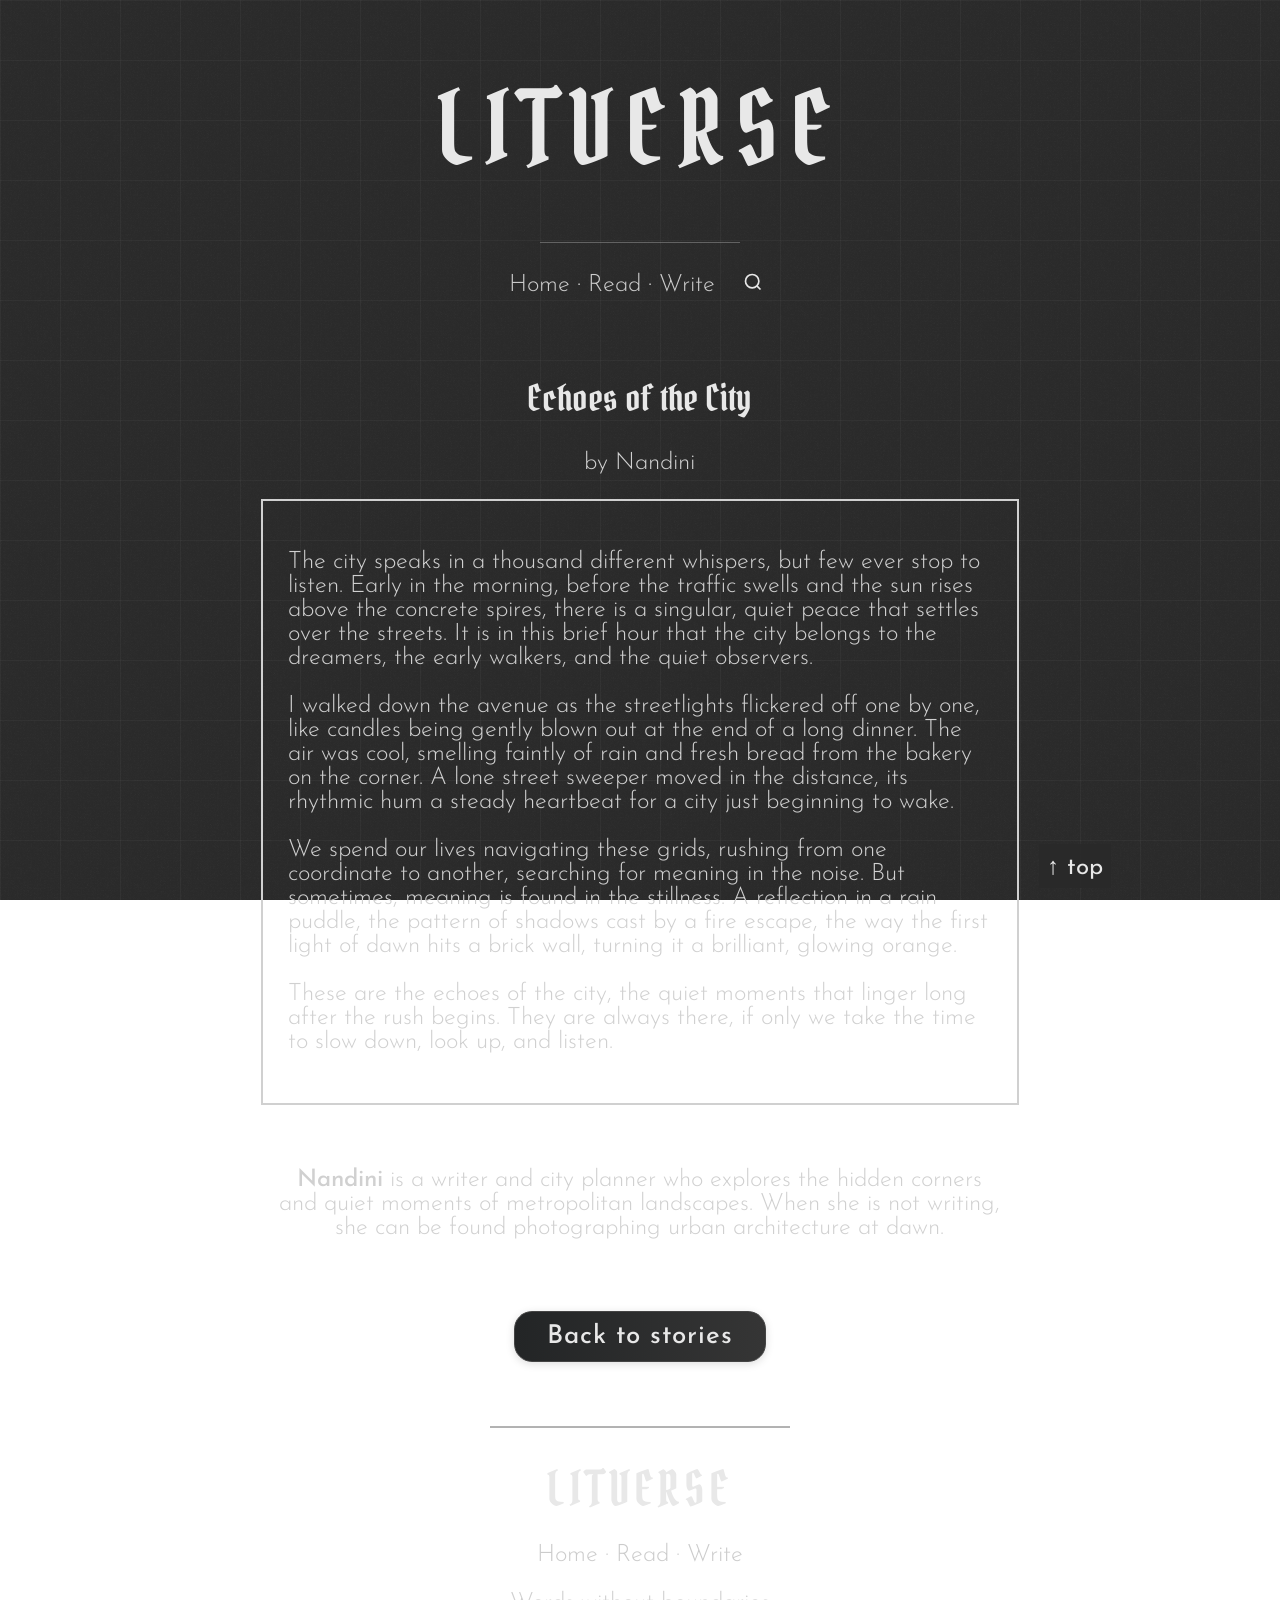
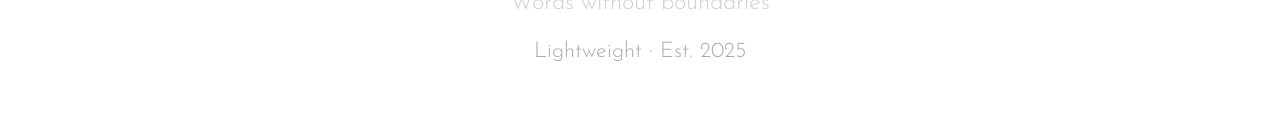
<file: content/nandini.html>
<!DOCTYPE html>
<html lang="en">
<head>
  <meta charset="UTF-8">
  <meta name="viewport" content="width=device-width, initial-scale=1.0, user-scalable=no">
  <meta name="description" content="'Echoes of the City' by Nandini - A short story exploring quiet solitude in the urban landscape. Written fiction from the Litverse collection.">
  <meta name="keywords" content="short story, fiction, Nandini, Litverse, urban, solitude, city">
  <meta name="author" content="Nandini">
  <meta name="theme-color" content="#000000">
  
  <!-- Google Fonts -->
  <link rel="preconnect" href="https://fonts.googleapis.com">
  <link rel="preconnect" href="https://fonts.gstatic.com" crossorigin>
  <link href="https://fonts.googleapis.com/css2?family=Josefin+Sans:ital,wght@0,100..700;1,100..700&family=Pirata+One&display=swap" rel="stylesheet">
  
  <!-- Global Styles -->
  <link rel="stylesheet" href="../styles.css">
  <script src="../search.js"></script>
  <script src="../barba.js"></script>
  
  <!-- Open Graph -->
  <meta property="og:type" content="article">
  <meta property="og:title" content="Echoes of the City - by Nandini">
  <meta property="og:description" content="A quiet, reflective short story exploring solitude in the urban landscape.">
  <meta property="article:author" content="Nandini">
  <meta property="article:section" content="Fiction">
  
  <title>Echoes of the City - Litverse</title>
</head>
<body spellcheck="false">
  <!-- Mobile-optimized SVG background with darker palette -->
  <svg style="position: fixed; top: 0; left: 0; width: 100%; height: 100%; z-index: -2; pointer-events: none;">
    <defs>
      <!-- Dark ash grid pattern -->
      <pattern id="grid" width="60" height="60" patternUnits="userSpaceOnUse">
        <path d="M 60 0 L 0 0 0 60" fill="none" stroke="#555" stroke-width="0.8" opacity="0.4"/>
      </pattern>
      
      <!-- Dark ash grain filter -->
      <filter id="grain">
        <feTurbulence baseFrequency="0.7" numOctaves="2">
          <animate attributeName="seed" values="0;100" dur="6s" repeatCount="indefinite"/>
        </feTurbulence>
        <feColorMatrix type="saturate" values="0"/>
        <feComponentTransfer>
          <feFuncA type="linear" slope="0.2"/>
        </feComponentTransfer>
      </filter>
    </defs>
    
    <!-- Dark ash background -->
    <rect width="100%" height="100%" fill="#2a2a2a"/>
    <rect width="100%" height="100%" fill="url(#grid)"/>
    <rect width="100%" height="100%" fill="#333" filter="url(#grain)" opacity="0.3"/>
  </svg>

  <header>
    <br>
    <center>
      <h1>
        <a href="../index.html" style="text-decoration:none; color:inherit;">
          <span style="font-family:'Pirata One',cursive; font-size:2.1em; color:#e8e8e8; letter-spacing:0.12em;">LITVERSE</span>
        </a>
      </h1>
      
      <!-- Minimalist horizontal line -->
      <svg width="200" height="1" viewBox="0 0 200 1">
        <line x1="0" y1="0" x2="200" y2="0" stroke="#999" stroke-width="1"/>
      </svg>
      
      <br>
      
      <nav style="display: flex; align-items: center; justify-content: center; gap: 20px;">
        <p><font color="#e8e8e8"><a href="../index.html"><font color="#ccc">Home</font></a> · <a href="../read.html"><font color="#ccc">Read</font></a> · <a href="../write.html"><font color="#ccc">Write</font></a></font></p>
        
        <!-- Apple-style search bar -->
        <div style="display: flex; align-items: center;">
          <div id="searchIcon" onclick="toggleSearch()" style="cursor: pointer; padding: 8px;">
            <svg width="20" height="20" viewBox="0 0 24 24" fill="none">
              <circle cx="11" cy="11" r="8" stroke="#e8e8e8" stroke-width="2"/>
              <path d="m21 21-4.35-4.35" stroke="#e8e8e8" stroke-width="2"/>
            </svg>
          </div>
          <div id="searchBar" style="display: none; position: absolute; background: rgba(42,42,42,0.95); border: 1px solid #d0d0d0; border-radius: 20px; padding: 8px 15px; margin-left: 30px;">
            <input type="text" id="searchInput" placeholder="" style="background: transparent; border: none; color: #e8e8e8; outline: none; width: 200px; font-family: 'Josefin Sans', sans-serif;" onkeyup="performSearch()" onblur="hideSearch()">
          </div>
        </div>
      </nav>
    </center>
    
    <br>
  </header>

  <main>
    <a id="top"></a>
    
    <!-- 3-column layout: 20% left spacer | 60% content | 20% right spacer -->
    <table width="100%" cellspacing="0" cellpadding="0" border="0">
      <tr>
        <td width="20%"></td>
        <td width="60%">
          
          <article>
            <header>
              <center>
                <h1><font color="#e8e8e8">Echoes of the City</font></h1>
                <p><font color="#d0d0d0">by Nandini</font></p>
              </center>
            </header>

            <section>
              <table border="1" bordercolor="#d0d0d0" cellpadding="25" cellspacing="0" width="100%">
                <tr>
                  <td>
                    <p><font color="#d0d0d0">The city speaks in a thousand different whispers, but few ever stop to listen. Early in the morning, before the traffic swells and the sun rises above the concrete spires, there is a singular, quiet peace that settles over the streets. It is in this brief hour that the city belongs to the dreamers, the early walkers, and the quiet observers.</font></p>

                    <p><font color="#d0d0d0">I walked down the avenue as the streetlights flickered off one by one, like candles being gently blown out at the end of a long dinner. The air was cool, smelling faintly of rain and fresh bread from the bakery on the corner. A lone street sweeper moved in the distance, its rhythmic hum a steady heartbeat for a city just beginning to wake.</font></p>

                    <p><font color="#d0d0d0">We spend our lives navigating these grids, rushing from one coordinate to another, searching for meaning in the noise. But sometimes, meaning is found in the stillness. A reflection in a rain puddle, the pattern of shadows cast by a fire escape, the way the first light of dawn hits a brick wall, turning it a brilliant, glowing orange.</font></p>

                    <p><font color="#d0d0d0">These are the echoes of the city, the quiet moments that linger long after the rush begins. They are always there, if only we take the time to slow down, look up, and listen.</font></p>
                  </td>
                </tr>
              </table>
            </section>
            
            <br>
            
            <section>
              <table border="0" cellpadding="15" cellspacing="0" width="100%">
                <tr>
                  <td>
                    <center>
                      <p><font color="#d0d0d0"><strong>Nandini</strong> is a writer and city planner who explores the hidden corners and quiet moments of metropolitan landscapes. When she is not writing, she can be found photographing urban architecture at dawn.</font></p>
                    </center>
                  </td>
                </tr>
              </table>
            </section>

            <center>
              <a href="../read.html" style="display:inline-block; margin-top:32px; padding:12px 32px; background:linear-gradient(90deg,#232526 0%,#353535 100%); color:#e8e8e8; border-radius:18px; font-family:'Josefin Sans',sans-serif; font-size:1.08em; font-weight:500; letter-spacing:0.04em; text-decoration:none; box-shadow:0 2px 8px #0002; border:1px solid #444; transition:background 0.2s,box-shadow 0.2s;">Back to stories</a>
            </center>

            <br>

          </article>
          
        </td>
        <td width="20%">
          <!-- Move to Top button in right column -->
          <div style="position: sticky; top: 50%; margin-left: 20px;">
            <table cellpadding="8" cellspacing="0" style="background-color: rgba(42,42,42,0.9);">
              <tr>
                <td>
                  <center><a href="#top" style="text-decoration: none; font-weight: normal; text-transform: none; font-size: 1em;"><font color="#e8e8e8">↑ top</font></a></center>
                </td>
              </tr>
            </table>
          </div>
        </td>
      </tr>
    </table>
  </main>

  <footer>
    <br>
    <center>
      <!-- Elegant horizontal line -->
      <svg width="300" height="2" viewBox="0 0 300 2">
        <line x1="0" y1="1" x2="300" y2="1" stroke="#666" stroke-width="1"/>
      </svg>
    </center>
    <br>
    <center>
      <h1 style="font-family:'Pirata One',cursive; font-weight:normal; letter-spacing:0.1em; margin:0;">
        <a href="../index.html" style="text-decoration:none; color:inherit; display:inline-block; width:100%;">
          <font color="#e8e8e8">LITVERSE</font>
        </a>
      </h1>
      <p style="font-family:'Josefin Sans',sans-serif; font-weight:300;"><font color="#d0d0d0"><a href="../index.html"><font color="#ccc">Home</font></a> · <a href="../read.html"><font color="#ccc">Read</font></a> · <a href="../write.html"><font color="#ccc">Write</font></a></font></p>
      <p style="font-family:'Josefin Sans',sans-serif; font-weight:300;"><font color="#d0d0d0">Words without boundaries</font></p>
      <p style="font-family:'Josefin Sans',sans-serif; font-weight:300;"><font color="#aaa"><small>Lightweight · Est. 2025</small></font></p>
    </center>
    <br>
  </footer>

</body>
</html>
</file>
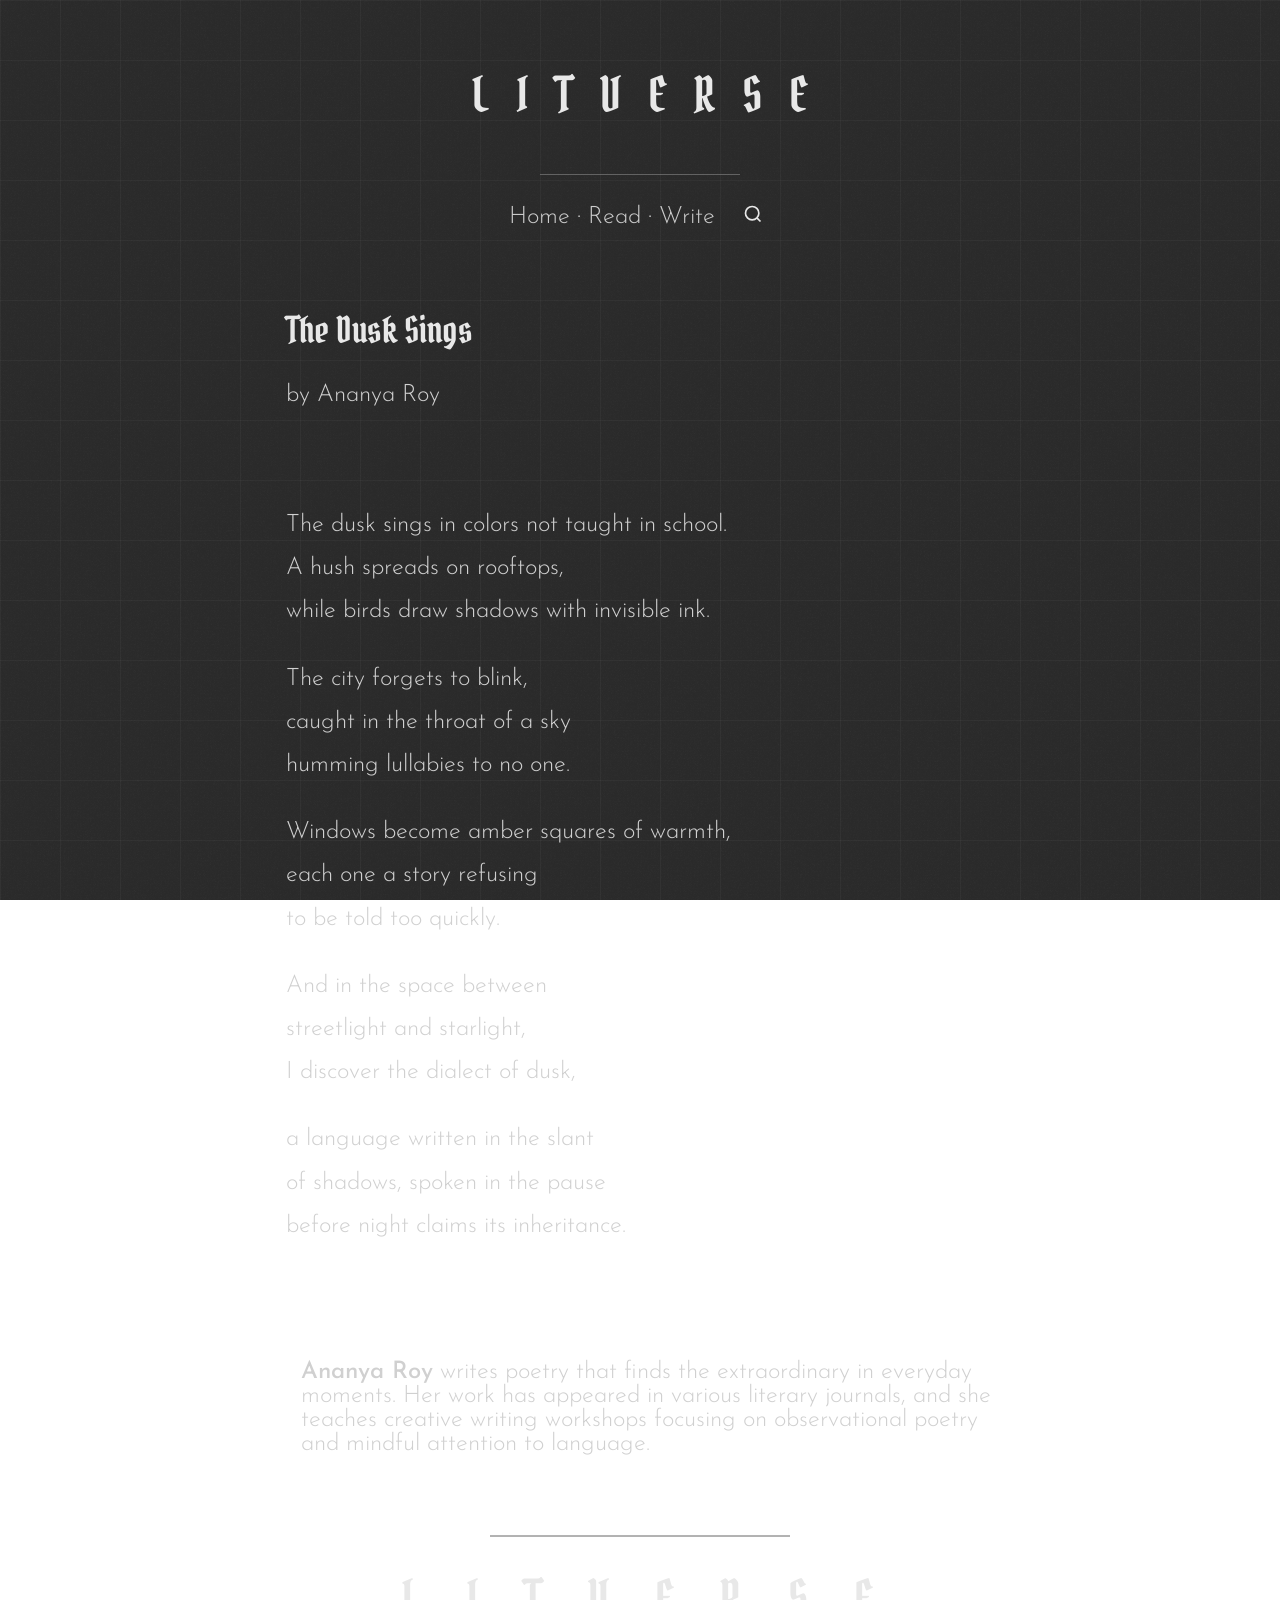
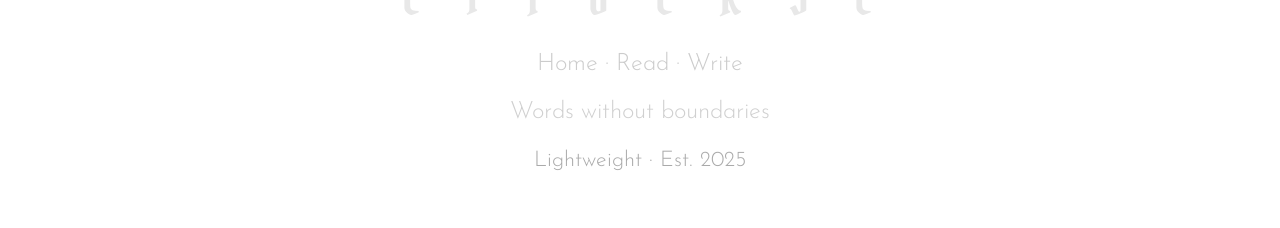
<file: content/poem1.html>
<!DOCTYPE html>
<html lang="en">
<head>
  <meta charset="UTF-8">
  <meta name="viewport" content="width=device-width, initial-scale=1.0, user-scalable=no">
  <meta name="description" content="'The Dusk Sings' by Ananya Roy - A meditation on twilight and the poetry of everyday moments. Free verse poetry from the Litverse collection.">
  <meta name="keywords" content="poetry, free verse, twilight, nature poetry, Ananya Roy, dusk, contemplative poetry">
  <meta name="author" content="Ananya Roy">
  <meta name="theme-color" content="#000000">
  
  <!-- Google Fonts -->
  <link rel="preconnect" href="https://fonts.googleapis.com">
  <link rel="preconnect" href="https://fonts.gstatic.com" crossorigin>
  <link href="https://fonts.googleapis.com/css2?family=Josefin+Sans:ital,wght@0,100..700;1,100..700&family=Pirata+One&display=swap" rel="stylesheet">
  
  <!-- Global Styles -->
  <link rel="stylesheet" href="../styles.css">
  <script src="../search.js"></script>
  <script src="../barba.js"></script>
  
  <!-- Open Graph -->
  <meta property="og:type" content="article">
  <meta property="og:title" content="The Dusk Sings - by Ananya Roy">
  <meta property="og:description" content="A meditation on twilight that transforms the ordinary into the sublime.">
  <meta property="article:author" content="Ananya Roy">
  <meta property="article:section" content="Poetry">
  
  <title>The Dusk Sings - by Ananya Roy</title>
</head>
<body spellcheck="false">
  <!-- Mobile-optimized SVG background with darker palette -->
  <svg style="position: fixed; top: 0; left: 0; width: 100%; height: 100%; z-index: -2; pointer-events: none;">
    <defs>
      <!-- Dark ash grid pattern -->
      <pattern id="grid" width="60" height="60" patternUnits="userSpaceOnUse">
        <path d="M 60 0 L 0 0 0 60" fill="none" stroke="#555" stroke-width="0.8" opacity="0.4"/>
      </pattern>
      
      <!-- Dark ash grain filter -->
      <filter id="grain">
        <feTurbulence baseFrequency="0.7" numOctaves="2">
          <animate attributeName="seed" values="0;100" dur="6s" repeatCount="indefinite"/>
        </feTurbulence>
        <feColorMatrix type="saturate" values="0"/>
        <feComponentTransfer>
          <feFuncA type="linear" slope="0.2"/>
        </feComponentTransfer>
      </filter>
    </defs>
    
    <!-- Dark ash background -->
    <rect width="100%" height="100%" fill="#2a2a2a"/>
    <rect width="100%" height="100%" fill="url(#grid)"/>
    <rect width="100%" height="100%" fill="#333" filter="url(#grain)" opacity="0.3"/>
  </svg>

  <header>
    <br>
    <center>
      <h1>
        <a href="index.html" style="text-decoration:none; color:inherit;">
          <font color="#e8e8e8">L &nbsp; I &nbsp; T &nbsp; V &nbsp; E &nbsp; R &nbsp; S &nbsp; E</font>
        </a>
      </h1>
      <!-- Minimalist horizontal line -->
      <svg width="200" height="1" viewBox="0 0 200 1">
        <line x1="0" y1="0" x2="200" y2="0" stroke="#999" stroke-width="1"/>
      </svg>
      <br>
      <nav style="display: flex; align-items: center; justify-content: center; gap: 20px;">
        <p><font color="#e8e8e8"><a href="../index.html"><font color="#ccc">Home</font></a> · <a href="../read.html"><font color="#ccc">Read</font></a> · <a href="../write.html"><font color="#ccc">Write</font></a></font></p>
        <!-- Apple-style search bar -->
        <div style="display: flex; align-items: center;">
          <div id="searchIcon" onclick="toggleSearch()" style="cursor: pointer; padding: 8px;">
            <svg width="20" height="20" viewBox="0 0 24 24" fill="none">
              <circle cx="11" cy="11" r="8" stroke="#e8e8e8" stroke-width="2"/>
              <path d="m21 21-4.35-4.35" stroke="#e8e8e8" stroke-width="2"/>
            </svg>
          </div>
          <div id="searchBar" style="display: none; position: absolute; background: rgba(42,42,42,0.95); border: 1px solid #d0d0d0; border-radius: 20px; padding: 8px 15px; margin-left: 30px;">
            <input type="text" id="searchInput" placeholder="" style="background: transparent; border: none; color: #e8e8e8; outline: none; width: 200px; font-family: 'Josefin Sans', sans-serif;" onkeyup="performSearch()" onblur="hideSearch()">
          </div>
        </div>
      </nav>
    </center>
    <br>
  </header>

  <main>
    <!-- 3-column layout: 20% left spacer | 60% content | 20% right spacer -->
    <table width="100%" cellspacing="0" cellpadding="0" border="0">
      <tr>
        <td width="20%"></td>
        <td width="60%">
          
          <article>
            <header>
              <div style="margin-left:25px;">
                <h1><font color="#e8e8e8">The Dusk Sings</font></h1>
                <p><font color="#d0d0d0">by Ananya Roy</font></p>
              </div>
            </header>

            <section>
              <table border="0" cellpadding="25" cellspacing="0" width="100%">
                <tr>
                  <td>
                    <div style="margin: 2em 0; line-height: 1.8;">
                      <p><font color="#d0d0d0">The dusk sings in colors not taught in school.<br>
                         A hush spreads on rooftops,<br>
                         while birds draw shadows with invisible ink.</font></p>

                      <p><font color="#d0d0d0">The city forgets to blink,<br>
                         caught in the throat of a sky<br>
                         humming lullabies to no one.</font></p>

                      <p><font color="#d0d0d0">Windows become amber squares of warmth,<br>
                         each one a story refusing<br>
                         to be told too quickly.</font></p>

                      <p><font color="#d0d0d0">And in the space between<br>
                         streetlight and starlight,<br>
                         I discover the dialect of dusk, </font></p>

                      <p><font color="#d0d0d0">a language written in the slant<br>
                         of shadows, spoken in the pause<br>
                         before night claims its inheritance.</font></p>
                    </div>
                  </td>
                </tr>
              </table>
            </section>

            <section>
              <table border="0" cellpadding="15" cellspacing="0" width="100%">
                <tr>
                  <td>
                    <div style="margin-left:25px;">
                      <p><font color="#d0d0d0"><strong>Ananya Roy</strong> writes poetry that finds the extraordinary in everyday moments. Her work has appeared in various literary journals, and she teaches creative writing workshops focusing on observational poetry and mindful attention to language.</font></p>
                    </div>
                  </td>
                </tr>
              </table>
            </section>
          </article>
          
        </td>
        <td width="20%"></td>
      </tr>
    </table>
  </main>

  <footer>
    <br>
    <center>
      <!-- Elegant horizontal line -->
      <svg width="300" height="2" viewBox="0 0 300 2">
        <line x1="0" y1="1" x2="300" y2="1" stroke="#666" stroke-width="1"/>
      </svg>
    </center>
    <br>
    <center>
      <h1 style="font-family:'Pirata One',cursive; font-weight:normal; letter-spacing:0.1em; margin:0;">
        <a href="index.html" style="text-decoration:none; color:inherit; display:inline-block; width:100%;">
          <font color="#e8e8e8">L &nbsp; I &nbsp; T &nbsp; V &nbsp; E &nbsp; R &nbsp; S &nbsp; E</font>
        </a>
      </h1>
      <p style="font-family:'Josefin Sans',sans-serif; font-weight:300;"><font color="#d0d0d0"><a href="index.html"><font color="#ccc">Home</font></a> · <a href="read.html"><font color="#ccc">Read</font></a> · <a href="write.html"><font color="#ccc">Write</font></a></font></p>
      <p style="font-family:'Josefin Sans',sans-serif; font-weight:300;"><font color="#d0d0d0">Words without boundaries</font></p>
      <p style="font-family:'Josefin Sans',sans-serif; font-weight:300;"><font color="#aaa"><small>Lightweight · Est. 2025</small></font></p>
    </center>
    <br>
  </footer>

</body>
</html>
</file>
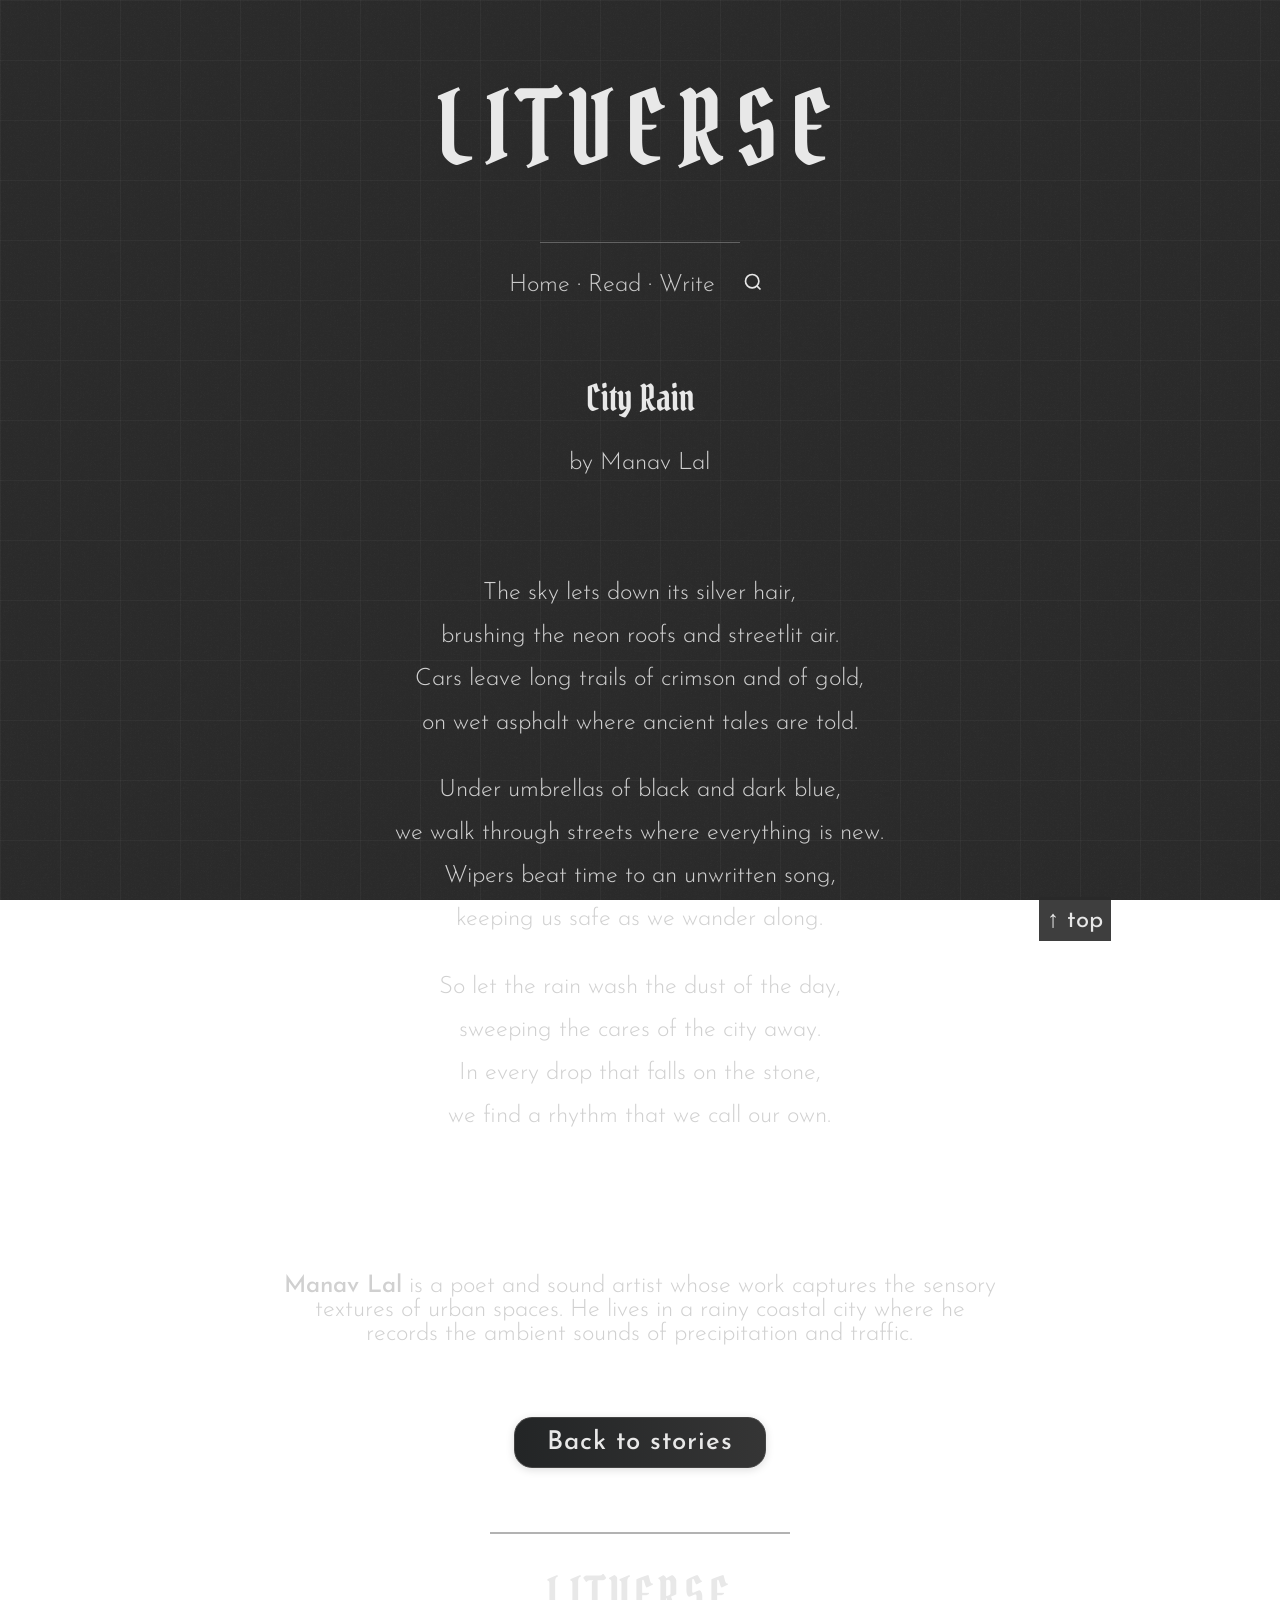
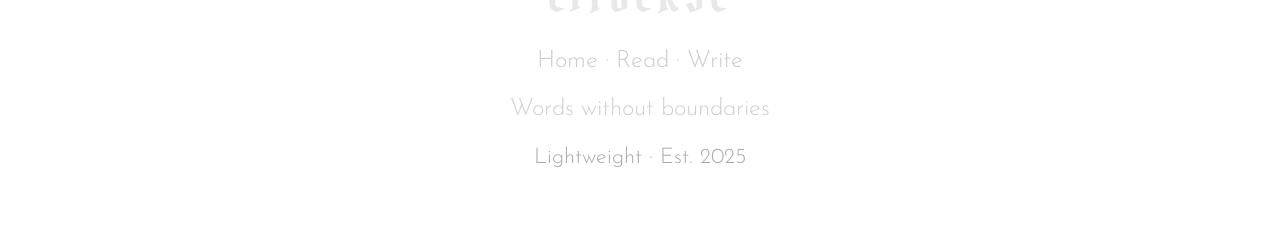
<file: content/poem2.html>
<!DOCTYPE html>
<html lang="en">
<head>
  <meta charset="UTF-8">
  <meta name="viewport" content="width=device-width, initial-scale=1.0, user-scalable=no">
  <meta name="description" content="'City Rain' by Manav Lal - A poem exploring urban rhythms and rain on neon streets. Poetry from the Litverse collection.">
  <meta name="keywords" content="poetry, free verse, Manav Lal, Litverse, rain, city, neon">
  <meta name="author" content="Manav Lal">
  <meta name="theme-color" content="#000000">
  
  <!-- Google Fonts -->
  <link rel="preconnect" href="https://fonts.googleapis.com">
  <link rel="preconnect" href="https://fonts.gstatic.com" crossorigin>
  <link href="https://fonts.googleapis.com/css2?family=Josefin+Sans:ital,wght@0,100..700;1,100..700&family=Pirata+One&display=swap" rel="stylesheet">
  
  <!-- Global Styles -->
  <link rel="stylesheet" href="../styles.css">
  <script src="../search.js"></script>
  <script src="../barba.js"></script>
  
  <!-- Open Graph -->
  <meta property="og:type" content="article">
  <meta property="og:title" content="City Rain - by Manav Lal">
  <meta property="og:description" content="A poem exploring urban rhythms and rain on neon streets.">
  <meta property="article:author" content="Manav Lal">
  <meta property="article:section" content="Poetry">
  
  <title>City Rain - Litverse</title>
</head>
<body spellcheck="false">
  <!-- Mobile-optimized SVG background with darker palette -->
  <svg style="position: fixed; top: 0; left: 0; width: 100%; height: 100%; z-index: -2; pointer-events: none;">
    <defs>
      <!-- Dark ash grid pattern -->
      <pattern id="grid" width="60" height="60" patternUnits="userSpaceOnUse">
        <path d="M 60 0 L 0 0 0 60" fill="none" stroke="#555" stroke-width="0.8" opacity="0.4"/>
      </pattern>
      
      <!-- Dark ash grain filter -->
      <filter id="grain">
        <feTurbulence baseFrequency="0.7" numOctaves="2">
          <animate attributeName="seed" values="0;100" dur="6s" repeatCount="indefinite"/>
        </feTurbulence>
        <feColorMatrix type="saturate" values="0"/>
        <feComponentTransfer>
          <feFuncA type="linear" slope="0.2"/>
        </feComponentTransfer>
      </filter>
    </defs>
    
    <!-- Dark ash background -->
    <rect width="100%" height="100%" fill="#2a2a2a"/>
    <rect width="100%" height="100%" fill="url(#grid)"/>
    <rect width="100%" height="100%" fill="#333" filter="url(#grain)" opacity="0.3"/>
  </svg>

  <header>
    <br>
    <center>
      <h1>
        <a href="../index.html" style="text-decoration:none; color:inherit;">
          <span style="font-family:'Pirata One',cursive; font-size:2.1em; color:#e8e8e8; letter-spacing:0.12em;">LITVERSE</span>
        </a>
      </h1>
      <!-- Minimalist horizontal line -->
      <svg width="200" height="1" viewBox="0 0 200 1">
        <line x1="0" y1="0" x2="200" y2="0" stroke="#999" stroke-width="1"/>
      </svg>
      <br>
      <nav style="display: flex; align-items: center; justify-content: center; gap: 20px;">
        <p><font color="#e8e8e8"><a href="../index.html"><font color="#ccc">Home</font></a> · <a href="../read.html"><font color="#ccc">Read</font></a> · <a href="../write.html"><font color="#ccc">Write</font></a></font></p>
        <!-- Apple-style search bar -->
        <div style="display: flex; align-items: center;">
          <div id="searchIcon" onclick="toggleSearch()" style="cursor: pointer; padding: 8px;">
            <svg width="20" height="20" viewBox="0 0 24 24" fill="none">
              <circle cx="11" cy="11" r="8" stroke="#e8e8e8" stroke-width="2"/>
              <path d="m21 21-4.35-4.35" stroke="#e8e8e8" stroke-width="2"/>
            </svg>
          </div>
          <div id="searchBar" style="display: none; position: absolute; background: rgba(42,42,42,0.95); border: 1px solid #d0d0d0; border-radius: 20px; padding: 8px 15px; margin-left: 30px;">
            <input type="text" id="searchInput" placeholder="" style="background: transparent; border: none; color: #e8e8e8; outline: none; width: 200px; font-family: 'Josefin Sans', sans-serif;" onkeyup="performSearch()" onblur="hideSearch()">
          </div>
        </div>
      </nav>
    </center>
    <br>
  </header>

  <main>
    <a id="top"></a>
    
    <!-- 3-column layout: 20% left spacer | 60% content | 20% right spacer -->
    <table width="100%" cellspacing="0" cellpadding="0" border="0">
      <tr>
        <td width="20%"></td>
        <td width="60%">
          
          <article>
            <header>
              <center>
                <h1><font color="#e8e8e8">City Rain</font></h1>
                <p><font color="#d0d0d0">by Manav Lal</font></p>
              </center>
            </header>

            <section>
              <table border="0" cellpadding="25" cellspacing="0" width="100%">
                <tr>
                  <td>
                    <div style="margin: 2em 0; line-height: 1.8; text-align: center;">
                      <p><font color="#d0d0d0">The sky lets down its silver hair,<br>
                         brushing the neon roofs and streetlit air.<br>
                         Cars leave long trails of crimson and of gold,<br>
                         on wet asphalt where ancient tales are told.</font></p>

                      <p><font color="#d0d0d0">Under umbrellas of black and dark blue,<br>
                         we walk through streets where everything is new.<br>
                         Wipers beat time to an unwritten song,<br>
                         keeping us safe as we wander along.</font></p>

                      <p><font color="#d0d0d0">So let the rain wash the dust of the day,<br>
                         sweeping the cares of the city away.<br>
                         In every drop that falls on the stone,<br>
                         we find a rhythm that we call our own.</font></p>
                    </div>
                  </td>
                </tr>
              </table>
            </section>
            
            <br>
            
            <section>
              <table border="0" cellpadding="15" cellspacing="0" width="100%">
                <tr>
                  <td>
                    <center>
                      <p><font color="#d0d0d0"><strong>Manav Lal</strong> is a poet and sound artist whose work captures the sensory textures of urban spaces. He lives in a rainy coastal city where he records the ambient sounds of precipitation and traffic.</font></p>
                    </center>
                  </td>
                </tr>
              </table>
            </section>

            <center>
              <a href="../read.html" style="display:inline-block; margin-top:32px; padding:12px 32px; background:linear-gradient(90deg,#232526 0%,#353535 100%); color:#e8e8e8; border-radius:18px; font-family:'Josefin Sans',sans-serif; font-size:1.08em; font-weight:500; letter-spacing:0.04em; text-decoration:none; box-shadow:0 2px 8px #0002; border:1px solid #444; transition:background 0.2s,box-shadow 0.2s;">Back to stories</a>
            </center>

            <br>

          </article>
          
        </td>
        <td width="20%">
          <div style="position: sticky; top: 50%; margin-left: 20px;">
            <table cellpadding="8" cellspacing="0" style="background-color: rgba(42,42,42,0.9);">
              <tr>
                <td>
                  <center><a href="#top" style="text-decoration: none; font-weight: normal; text-transform: none; font-size: 1em;"><font color="#e8e8e8">↑ top</font></a></center>
                </td>
              </tr>
            </table>
          </div>
        </td>
      </tr>
    </table>
  </main>

  <footer>
    <br>
    <center>
      <!-- Elegant horizontal line -->
      <svg width="300" height="2" viewBox="0 0 300 2">
        <line x1="0" y1="1" x2="300" y2="1" stroke="#666" stroke-width="1"/>
      </svg>
    </center>
    <br>
    <center>
      <h1 style="font-family:'Pirata One',cursive; font-weight:normal; letter-spacing:0.1em; margin:0;">
        <a href="../index.html" style="text-decoration:none; color:inherit; display:inline-block; width:100%;">
          <font color="#e8e8e8">LITVERSE</font>
        </a>
      </h1>
      <p style="font-family:'Josefin Sans',sans-serif; font-weight:300;"><font color="#d0d0d0"><a href="../index.html"><font color="#ccc">Home</font></a> · <a href="../read.html"><font color="#ccc">Read</font></a> · <a href="../write.html"><font color="#ccc">Write</font></a></font></p>
      <p style="font-family:'Josefin Sans',sans-serif; font-weight:300;"><font color="#d0d0d0">Words without boundaries</font></p>
      <p style="font-family:'Josefin Sans',sans-serif; font-weight:300;"><font color="#aaa"><small>Lightweight · Est. 2025</small></font></p>
    </center>
    <br>
  </footer>

</body>
</html>
</file>
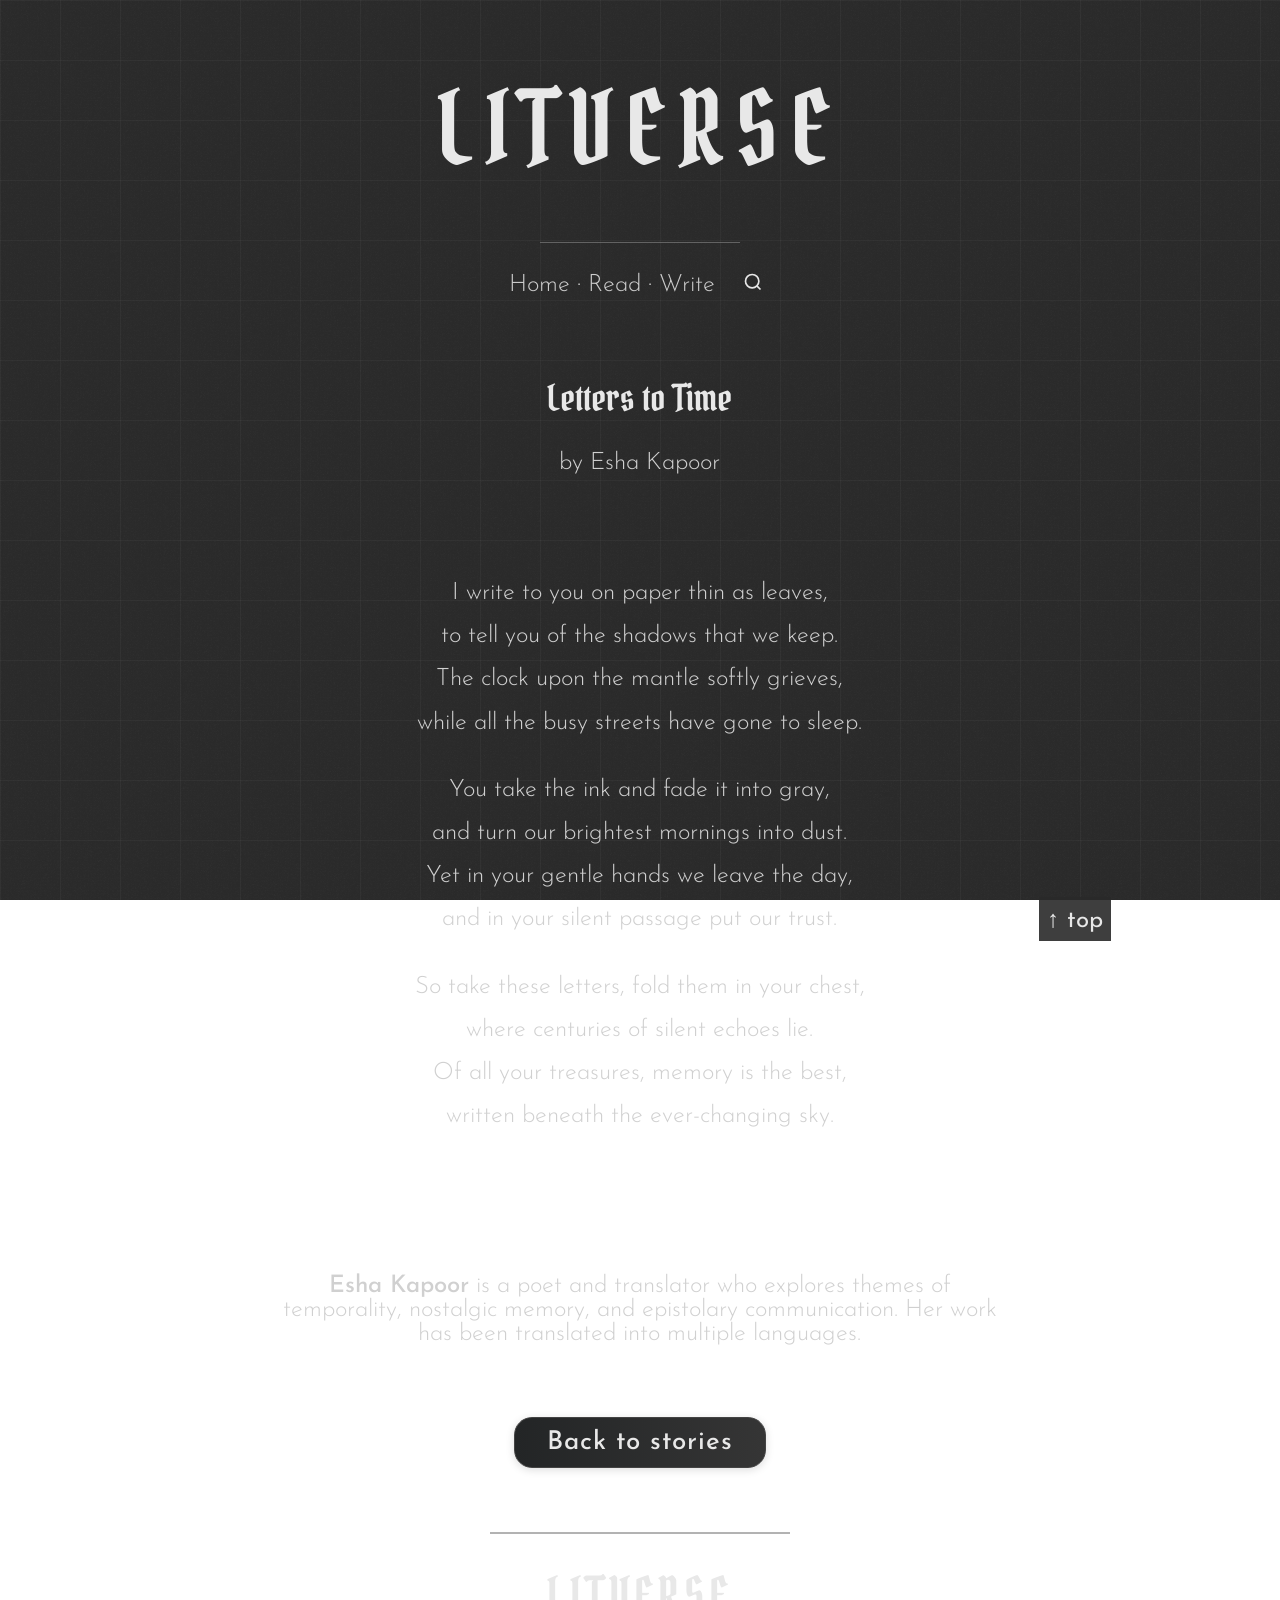
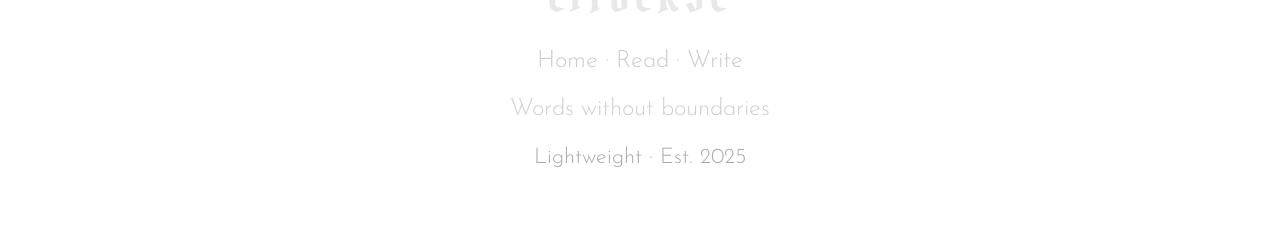
<file: content/poem3.html>
<!DOCTYPE html>
<html lang="en">
<head>
  <meta charset="UTF-8">
  <meta name="viewport" content="width=device-width, initial-scale=1.0, user-scalable=no">
  <meta name="description" content="'Letters to Time' by Esha Kapoor - A poem about memory, aging, and writing letters to the past. Poetry from the Litverse collection.">
  <meta name="keywords" content="poetry, free verse, Esha Kapoor, Litverse, memory, time, letters">
  <meta name="author" content="Esha Kapoor">
  <meta name="theme-color" content="#000000">
  
  <!-- Google Fonts -->
  <link rel="preconnect" href="https://fonts.googleapis.com">
  <link rel="preconnect" href="https://fonts.gstatic.com" crossorigin>
  <link href="https://fonts.googleapis.com/css2?family=Josefin+Sans:ital,wght@0,100..700;1,100..700&family=Pirata+One&display=swap" rel="stylesheet">
  
  <!-- Global Styles -->
  <link rel="stylesheet" href="../styles.css">
  <script src="../search.js"></script>
  <script src="../barba.js"></script>
  
  <!-- Open Graph -->
  <meta property="og:type" content="article">
  <meta property="og:title" content="Letters to Time - by Esha Kapoor">
  <meta property="og:description" content="A poem about memory, aging, and writing letters to the past.">
  <meta property="article:author" content="Esha Kapoor">
  <meta property="article:section" content="Poetry">
  
  <title>Letters to Time - Litverse</title>
</head>
<body spellcheck="false">
  <!-- Mobile-optimized SVG background with darker palette -->
  <svg style="position: fixed; top: 0; left: 0; width: 100%; height: 100%; z-index: -2; pointer-events: none;">
    <defs>
      <!-- Dark ash grid pattern -->
      <pattern id="grid" width="60" height="60" patternUnits="userSpaceOnUse">
        <path d="M 60 0 L 0 0 0 60" fill="none" stroke="#555" stroke-width="0.8" opacity="0.4"/>
      </pattern>
      
      <!-- Dark ash grain filter -->
      <filter id="grain">
        <feTurbulence baseFrequency="0.7" numOctaves="2">
          <animate attributeName="seed" values="0;100" dur="6s" repeatCount="indefinite"/>
        </feTurbulence>
        <feColorMatrix type="saturate" values="0"/>
        <feComponentTransfer>
          <feFuncA type="linear" slope="0.2"/>
        </feComponentTransfer>
      </filter>
    </defs>
    
    <!-- Dark ash background -->
    <rect width="100%" height="100%" fill="#2a2a2a"/>
    <rect width="100%" height="100%" fill="url(#grid)"/>
    <rect width="100%" height="100%" fill="#333" filter="url(#grain)" opacity="0.3"/>
  </svg>

  <header>
    <br>
    <center>
      <h1>
        <a href="../index.html" style="text-decoration:none; color:inherit;">
          <span style="font-family:'Pirata One',cursive; font-size:2.1em; color:#e8e8e8; letter-spacing:0.12em;">LITVERSE</span>
        </a>
      </h1>
      <!-- Minimalist horizontal line -->
      <svg width="200" height="1" viewBox="0 0 200 1">
        <line x1="0" y1="0" x2="200" y2="0" stroke="#999" stroke-width="1"/>
      </svg>
      <br>
      <nav style="display: flex; align-items: center; justify-content: center; gap: 20px;">
        <p><font color="#e8e8e8"><a href="../index.html"><font color="#ccc">Home</font></a> · <a href="../read.html"><font color="#ccc">Read</font></a> · <a href="../write.html"><font color="#ccc">Write</font></a></font></p>
        <!-- Apple-style search bar -->
        <div style="display: flex; align-items: center;">
          <div id="searchIcon" onclick="toggleSearch()" style="cursor: pointer; padding: 8px;">
            <svg width="20" height="20" viewBox="0 0 24 24" fill="none">
              <circle cx="11" cy="11" r="8" stroke="#e8e8e8" stroke-width="2"/>
              <path d="m21 21-4.35-4.35" stroke="#e8e8e8" stroke-width="2"/>
            </svg>
          </div>
          <div id="searchBar" style="display: none; position: absolute; background: rgba(42,42,42,0.95); border: 1px solid #d0d0d0; border-radius: 20px; padding: 8px 15px; margin-left: 30px;">
            <input type="text" id="searchInput" placeholder="" style="background: transparent; border: none; color: #e8e8e8; outline: none; width: 200px; font-family: 'Josefin Sans', sans-serif;" onkeyup="performSearch()" onblur="hideSearch()">
          </div>
        </div>
      </nav>
    </center>
    <br>
  </header>

  <main>
    <a id="top"></a>
    
    <!-- 3-column layout: 20% left spacer | 60% content | 20% right spacer -->
    <table width="100%" cellspacing="0" cellpadding="0" border="0">
      <tr>
        <td width="20%"></td>
        <td width="60%">
          
          <article>
            <header>
              <center>
                <h1><font color="#e8e8e8">Letters to Time</font></h1>
                <p><font color="#d0d0d0">by Esha Kapoor</font></p>
              </center>
            </header>

            <section>
              <table border="0" cellpadding="25" cellspacing="0" width="100%">
                <tr>
                  <td>
                    <div style="margin: 2em 0; line-height: 1.8; text-align: center;">
                      <p><font color="#d0d0d0">I write to you on paper thin as leaves,<br>
                         to tell you of the shadows that we keep.<br>
                         The clock upon the mantle softly grieves,<br>
                         while all the busy streets have gone to sleep.</font></p>

                      <p><font color="#d0d0d0">You take the ink and fade it into gray,<br>
                         and turn our brightest mornings into dust.<br>
                         Yet in your gentle hands we leave the day,<br>
                         and in your silent passage put our trust.</font></p>

                      <p><font color="#d0d0d0">So take these letters, fold them in your chest,<br>
                         where centuries of silent echoes lie.<br>
                         Of all your treasures, memory is the best,<br>
                         written beneath the ever-changing sky.</font></p>
                    </div>
                  </td>
                </tr>
              </table>
            </section>
            
            <br>
            
            <section>
              <table border="0" cellpadding="15" cellspacing="0" width="100%">
                <tr>
                  <td>
                    <center>
                      <p><font color="#d0d0d0"><strong>Esha Kapoor</strong> is a poet and translator who explores themes of temporality, nostalgic memory, and epistolary communication. Her work has been translated into multiple languages.</font></p>
                    </center>
                  </td>
                </tr>
              </table>
            </section>

            <center>
              <a href="../read.html" style="display:inline-block; margin-top:32px; padding:12px 32px; background:linear-gradient(90deg,#232526 0%,#353535 100%); color:#e8e8e8; border-radius:18px; font-family:'Josefin Sans',sans-serif; font-size:1.08em; font-weight:500; letter-spacing:0.04em; text-decoration:none; box-shadow:0 2px 8px #0002; border:1px solid #444; transition:background 0.2s,box-shadow 0.2s;">Back to stories</a>
            </center>

            <br>

          </article>
          
        </td>
        <td width="20%">
          <div style="position: sticky; top: 50%; margin-left: 20px;">
            <table cellpadding="8" cellspacing="0" style="background-color: rgba(42,42,42,0.9);">
              <tr>
                <td>
                  <center><a href="#top" style="text-decoration: none; font-weight: normal; text-transform: none; font-size: 1em;"><font color="#e8e8e8">↑ top</font></a></center>
                </td>
              </tr>
            </table>
          </div>
        </td>
      </tr>
    </table>
  </main>

  <footer>
    <br>
    <center>
      <!-- Elegant horizontal line -->
      <svg width="300" height="2" viewBox="0 0 300 2">
        <line x1="0" y1="1" x2="300" y2="1" stroke="#666" stroke-width="1"/>
      </svg>
    </center>
    <br>
    <center>
      <h1 style="font-family:'Pirata One',cursive; font-weight:normal; letter-spacing:0.1em; margin:0;">
        <a href="../index.html" style="text-decoration:none; color:inherit; display:inline-block; width:100%;">
          <font color="#e8e8e8">LITVERSE</font>
        </a>
      </h1>
      <p style="font-family:'Josefin Sans',sans-serif; font-weight:300;"><font color="#d0d0d0"><a href="../index.html"><font color="#ccc">Home</font></a> · <a href="../read.html"><font color="#ccc">Read</font></a> · <a href="../write.html"><font color="#ccc">Write</font></a></font></p>
      <p style="font-family:'Josefin Sans',sans-serif; font-weight:300;"><font color="#d0d0d0">Words without boundaries</font></p>
      <p style="font-family:'Josefin Sans',sans-serif; font-weight:300;"><font color="#aaa"><small>Lightweight · Est. 2025</small></font></p>
    </center>
    <br>
  </footer>

</body>
</html>
</file>
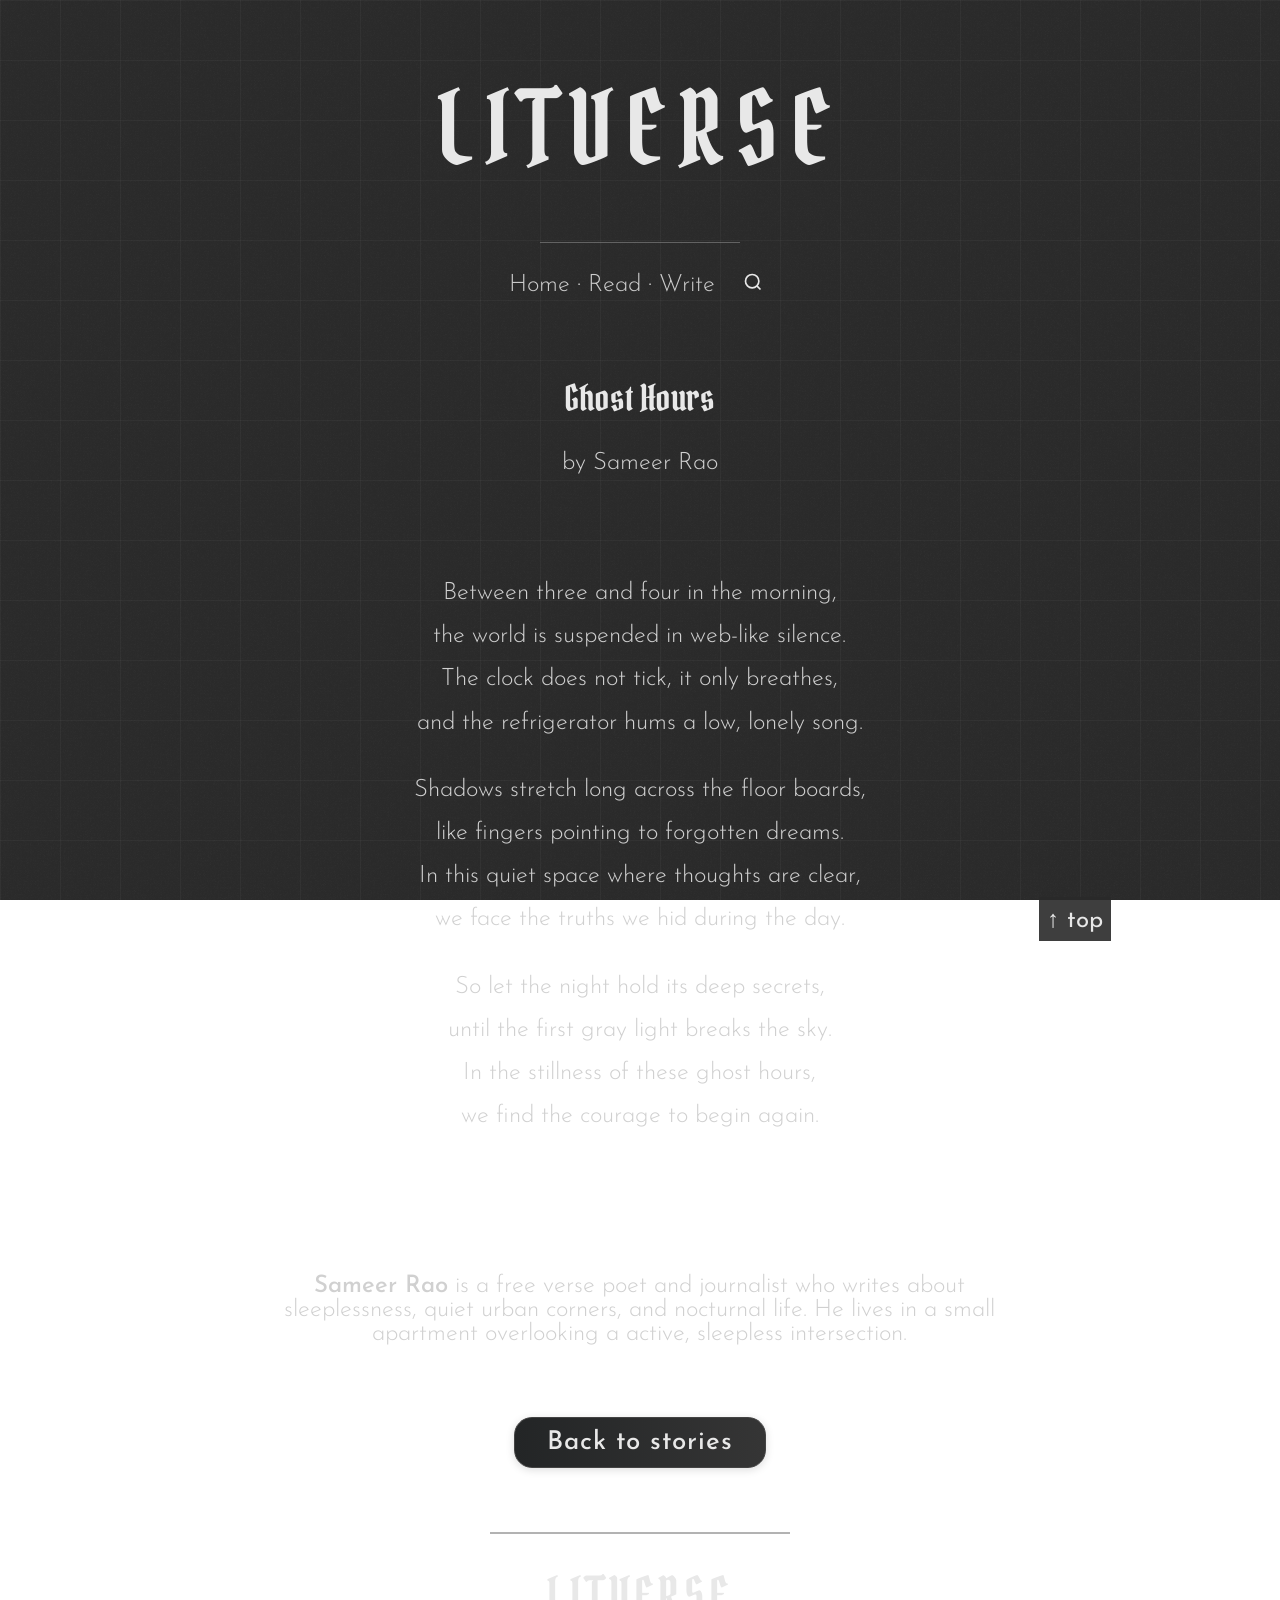
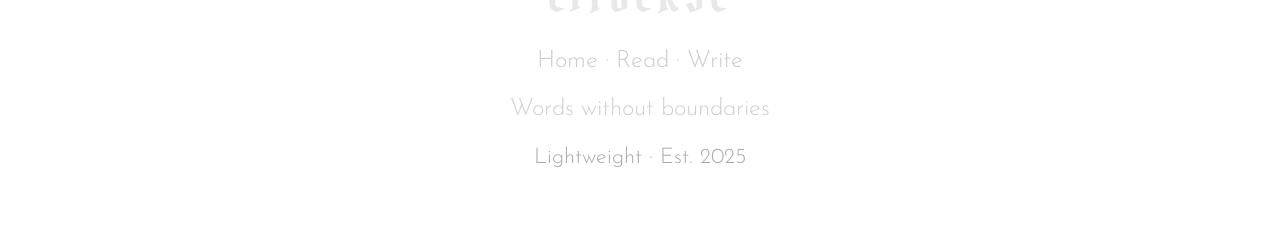
<file: content/poem4.html>
<!DOCTYPE html>
<html lang="en">
<head>
  <meta charset="UTF-8">
  <meta name="viewport" content="width=device-width, initial-scale=1.0, user-scalable=no">
  <meta name="description" content="'Ghost Hours' by Sameer Rao - A free verse exploration of insomnia, silence, and late-night clarity. Poetry from the Litverse collection.">
  <meta name="keywords" content="poetry, free verse, Sameer Rao, Litverse, insomnia, night, ghost hours">
  <meta name="author" content="Sameer Rao">
  <meta name="theme-color" content="#000000">
  
  <!-- Google Fonts -->
  <link rel="preconnect" href="https://fonts.googleapis.com">
  <link rel="preconnect" href="https://fonts.gstatic.com" crossorigin>
  <link href="https://fonts.googleapis.com/css2?family=Josefin+Sans:ital,wght@0,100..700;1,100..700&family=Pirata+One&display=swap" rel="stylesheet">
  
  <!-- Global Styles -->
  <link rel="stylesheet" href="../styles.css">
  <script src="../search.js"></script>
  <script src="../barba.js"></script>
  
  <!-- Open Graph -->
  <meta property="og:type" content="article">
  <meta property="og:title" content="Ghost Hours - by Sameer Rao">
  <meta property="og:description" content="A free verse exploration of insomnia, silence, and late-night clarity.">
  <meta property="article:author" content="Sameer Rao">
  <meta property="article:section" content="Poetry">
  
  <title>Ghost Hours - Litverse</title>
</head>
<body spellcheck="false">
  <!-- Mobile-optimized SVG background with darker palette -->
  <svg style="position: fixed; top: 0; left: 0; width: 100%; height: 100%; z-index: -2; pointer-events: none;">
    <defs>
      <!-- Dark ash grid pattern -->
      <pattern id="grid" width="60" height="60" patternUnits="userSpaceOnUse">
        <path d="M 60 0 L 0 0 0 60" fill="none" stroke="#555" stroke-width="0.8" opacity="0.4"/>
      </pattern>
      
      <!-- Dark ash grain filter -->
      <filter id="grain">
        <feTurbulence baseFrequency="0.7" numOctaves="2">
          <animate attributeName="seed" values="0;100" dur="6s" repeatCount="indefinite"/>
        </feTurbulence>
        <feColorMatrix type="saturate" values="0"/>
        <feComponentTransfer>
          <feFuncA type="linear" slope="0.2"/>
        </feComponentTransfer>
      </filter>
    </defs>
    
    <!-- Dark ash background -->
    <rect width="100%" height="100%" fill="#2a2a2a"/>
    <rect width="100%" height="100%" fill="url(#grid)"/>
    <rect width="100%" height="100%" fill="#333" filter="url(#grain)" opacity="0.3"/>
  </svg>

  <header>
    <br>
    <center>
      <h1>
        <a href="../index.html" style="text-decoration:none; color:inherit;">
          <span style="font-family:'Pirata One',cursive; font-size:2.1em; color:#e8e8e8; letter-spacing:0.12em;">LITVERSE</span>
        </a>
      </h1>
      <!-- Minimalist horizontal line -->
      <svg width="200" height="1" viewBox="0 0 200 1">
        <line x1="0" y1="0" x2="200" y2="0" stroke="#999" stroke-width="1"/>
      </svg>
      <br>
      <nav style="display: flex; align-items: center; justify-content: center; gap: 20px;">
        <p><font color="#e8e8e8"><a href="../index.html"><font color="#ccc">Home</font></a> · <a href="../read.html"><font color="#ccc">Read</font></a> · <a href="../write.html"><font color="#ccc">Write</font></a></font></p>
        <!-- Apple-style search bar -->
        <div style="display: flex; align-items: center;">
          <div id="searchIcon" onclick="toggleSearch()" style="cursor: pointer; padding: 8px;">
            <svg width="20" height="20" viewBox="0 0 24 24" fill="none">
              <circle cx="11" cy="11" r="8" stroke="#e8e8e8" stroke-width="2"/>
              <path d="m21 21-4.35-4.35" stroke="#e8e8e8" stroke-width="2"/>
            </svg>
          </div>
          <div id="searchBar" style="display: none; position: absolute; background: rgba(42,42,42,0.95); border: 1px solid #d0d0d0; border-radius: 20px; padding: 8px 15px; margin-left: 30px;">
            <input type="text" id="searchInput" placeholder="" style="background: transparent; border: none; color: #e8e8e8; outline: none; width: 200px; font-family: 'Josefin Sans', sans-serif;" onkeyup="performSearch()" onblur="hideSearch()">
          </div>
        </div>
      </nav>
    </center>
    <br>
  </header>

  <main>
    <a id="top"></a>
    
    <!-- 3-column layout: 20% left spacer | 60% content | 20% right spacer -->
    <table width="100%" cellspacing="0" cellpadding="0" border="0">
      <tr>
        <td width="20%"></td>
        <td width="60%">
          
          <article>
            <header>
              <center>
                <h1><font color="#e8e8e8">Ghost Hours</font></h1>
                <p><font color="#d0d0d0">by Sameer Rao</font></p>
              </center>
            </header>

            <section>
              <table border="0" cellpadding="25" cellspacing="0" width="100%">
                <tr>
                  <td>
                    <div style="margin: 2em 0; line-height: 1.8; text-align: center;">
                      <p><font color="#d0d0d0">Between three and four in the morning,<br>
                         the world is suspended in web-like silence.<br>
                         The clock does not tick, it only breathes,<br>
                         and the refrigerator hums a low, lonely song.</font></p>

                      <p><font color="#d0d0d0">Shadows stretch long across the floor boards,<br>
                         like fingers pointing to forgotten dreams.<br>
                         In this quiet space where thoughts are clear,<br>
                         we face the truths we hid during the day.</font></p>

                      <p><font color="#d0d0d0">So let the night hold its deep secrets,<br>
                         until the first gray light breaks the sky.<br>
                         In the stillness of these ghost hours,<br>
                         we find the courage to begin again.</font></p>
                    </div>
                  </td>
                </tr>
              </table>
            </section>
            
            <br>
            
            <section>
              <table border="0" cellpadding="15" cellspacing="0" width="100%">
                <tr>
                  <td>
                    <center>
                      <p><font color="#d0d0d0"><strong>Sameer Rao</strong> is a free verse poet and journalist who writes about sleeplessness, quiet urban corners, and nocturnal life. He lives in a small apartment overlooking a active, sleepless intersection.</font></p>
                    </center>
                  </td>
                </tr>
              </table>
            </section>

            <center>
              <a href="../read.html" style="display:inline-block; margin-top:32px; padding:12px 32px; background:linear-gradient(90deg,#232526 0%,#353535 100%); color:#e8e8e8; border-radius:18px; font-family:'Josefin Sans',sans-serif; font-size:1.08em; font-weight:500; letter-spacing:0.04em; text-decoration:none; box-shadow:0 2px 8px #0002; border:1px solid #444; transition:background 0.2s,box-shadow 0.2s;">Back to stories</a>
            </center>

            <br>

          </article>
          
        </td>
        <td width="20%">
          <div style="position: sticky; top: 50%; margin-left: 20px;">
            <table cellpadding="8" cellspacing="0" style="background-color: rgba(42,42,42,0.9);">
              <tr>
                <td>
                  <center><a href="#top" style="text-decoration: none; font-weight: normal; text-transform: none; font-size: 1em;"><font color="#e8e8e8">↑ top</font></a></center>
                </td>
              </tr>
            </table>
          </div>
        </td>
      </tr>
    </table>
  </main>

  <footer>
    <br>
    <center>
      <!-- Elegant horizontal line -->
      <svg width="300" height="2" viewBox="0 0 300 2">
        <line x1="0" y1="1" x2="300" y2="1" stroke="#666" stroke-width="1"/>
      </svg>
    </center>
    <br>
    <center>
      <h1 style="font-family:'Pirata One',cursive; font-weight:normal; letter-spacing:0.1em; margin:0;">
        <a href="../index.html" style="text-decoration:none; color:inherit; display:inline-block; width:100%;">
          <font color="#e8e8e8">LITVERSE</font>
        </a>
      </h1>
      <p style="font-family:'Josefin Sans',sans-serif; font-weight:300;"><font color="#d0d0d0"><a href="../index.html"><font color="#ccc">Home</font></a> · <a href="../read.html"><font color="#ccc">Read</font></a> · <a href="../write.html"><font color="#ccc">Write</font></a></font></p>
      <p style="font-family:'Josefin Sans',sans-serif; font-weight:300;"><font color="#d0d0d0">Words without boundaries</font></p>
      <p style="font-family:'Josefin Sans',sans-serif; font-weight:300;"><font color="#aaa"><small>Lightweight · Est. 2025</small></font></p>
    </center>
    <br>
  </footer>

</body>
</html>
</file>
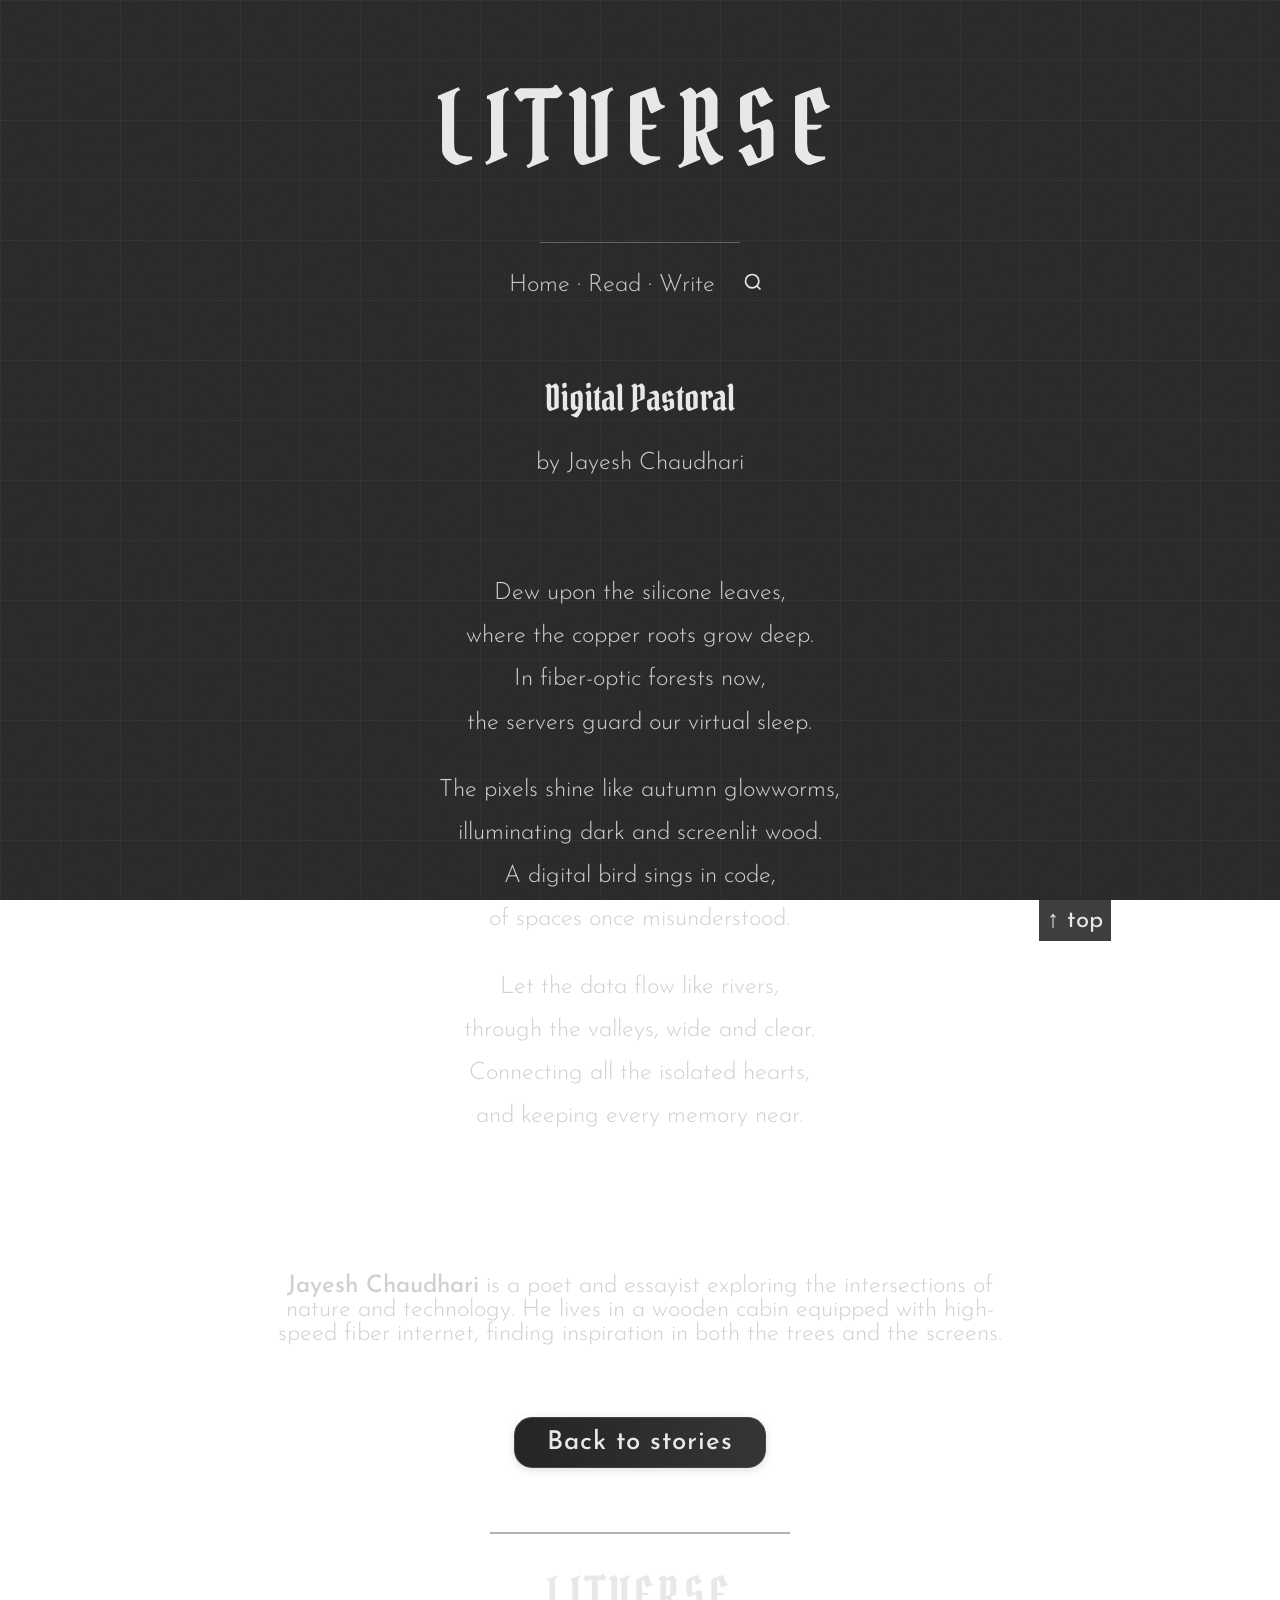
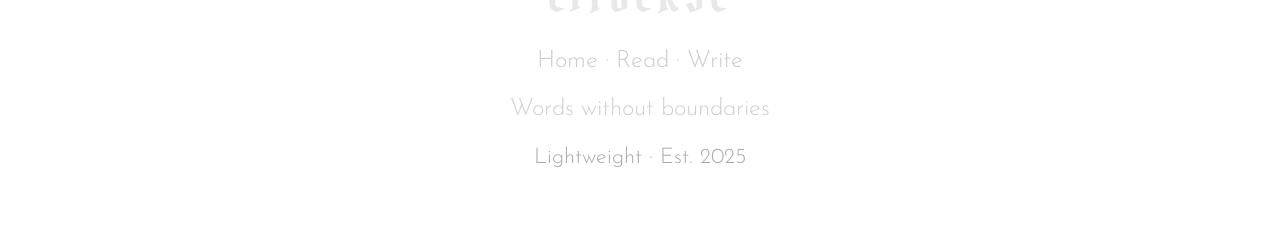
<file: content/poem5.html>
<!DOCTYPE html>
<html lang="en">
<head>
  <meta charset="UTF-8">
  <meta name="viewport" content="width=device-width, initial-scale=1.0, user-scalable=no">
  <meta name="description" content="'Digital Pastoral' by Jayesh Chaudhari - A poem blending technology with pastoral imagery. Poetry from the Litverse collection.">
  <meta name="keywords" content="poetry, free verse, Jayesh Chaudhari, Litverse, technology, nature, digital pastoral">
  <meta name="author" content="Jayesh Chaudhari">
  <meta name="theme-color" content="#000000">
  
  <!-- Google Fonts -->
  <link rel="preconnect" href="https://fonts.googleapis.com">
  <link rel="preconnect" href="https://fonts.gstatic.com" crossorigin>
  <link href="https://fonts.googleapis.com/css2?family=Josefin+Sans:ital,wght@0,100..700;1,100..700&family=Pirata+One&display=swap" rel="stylesheet">
  
  <!-- Global Styles -->
  <link rel="stylesheet" href="../styles.css">
  <script src="../search.js"></script>
  <script src="../barba.js"></script>
  
  <!-- Open Graph -->
  <meta property="og:type" content="article">
  <meta property="og:title" content="Digital Pastoral - by Jayesh Chaudhari">
  <meta property="og:description" content="A poem blending technology with pastoral imagery.">
  <meta property="article:author" content="Jayesh Chaudhari">
  <meta property="article:section" content="Poetry">
  
  <title>Digital Pastoral - Litverse</title>
</head>
<body spellcheck="false">
  <!-- Mobile-optimized SVG background with darker palette -->
  <svg style="position: fixed; top: 0; left: 0; width: 100%; height: 100%; z-index: -2; pointer-events: none;">
    <defs>
      <!-- Dark ash grid pattern -->
      <pattern id="grid" width="60" height="60" patternUnits="userSpaceOnUse">
        <path d="M 60 0 L 0 0 0 60" fill="none" stroke="#555" stroke-width="0.8" opacity="0.4"/>
      </pattern>
      
      <!-- Dark ash grain filter -->
      <filter id="grain">
        <feTurbulence baseFrequency="0.7" numOctaves="2">
          <animate attributeName="seed" values="0;100" dur="6s" repeatCount="indefinite"/>
        </feTurbulence>
        <feColorMatrix type="saturate" values="0"/>
        <feComponentTransfer>
          <feFuncA type="linear" slope="0.2"/>
        </feComponentTransfer>
      </filter>
    </defs>
    
    <!-- Dark ash background -->
    <rect width="100%" height="100%" fill="#2a2a2a"/>
    <rect width="100%" height="100%" fill="url(#grid)"/>
    <rect width="100%" height="100%" fill="#333" filter="url(#grain)" opacity="0.3"/>
  </svg>

  <header>
    <br>
    <center>
      <h1>
        <a href="../index.html" style="text-decoration:none; color:inherit;">
          <span style="font-family:'Pirata One',cursive; font-size:2.1em; color:#e8e8e8; letter-spacing:0.12em;">LITVERSE</span>
        </a>
      </h1>
      <!-- Minimalist horizontal line -->
      <svg width="200" height="1" viewBox="0 0 200 1">
        <line x1="0" y1="0" x2="200" y2="0" stroke="#999" stroke-width="1"/>
      </svg>
      <br>
      <nav style="display: flex; align-items: center; justify-content: center; gap: 20px;">
        <p><font color="#e8e8e8"><a href="../index.html"><font color="#ccc">Home</font></a> · <a href="../read.html"><font color="#ccc">Read</font></a> · <a href="../write.html"><font color="#ccc">Write</font></a></font></p>
        <!-- Apple-style search bar -->
        <div style="display: flex; align-items: center;">
          <div id="searchIcon" onclick="toggleSearch()" style="cursor: pointer; padding: 8px;">
            <svg width="20" height="20" viewBox="0 0 24 24" fill="none">
              <circle cx="11" cy="11" r="8" stroke="#e8e8e8" stroke-width="2"/>
              <path d="m21 21-4.35-4.35" stroke="#e8e8e8" stroke-width="2"/>
            </svg>
          </div>
          <div id="searchBar" style="display: none; position: absolute; background: rgba(42,42,42,0.95); border: 1px solid #d0d0d0; border-radius: 20px; padding: 8px 15px; margin-left: 30px;">
            <input type="text" id="searchInput" placeholder="" style="background: transparent; border: none; color: #e8e8e8; outline: none; width: 200px; font-family: 'Josefin Sans', sans-serif;" onkeyup="performSearch()" onblur="hideSearch()">
          </div>
        </div>
      </nav>
    </center>
    <br>
  </header>

  <main>
    <a id="top"></a>
    
    <!-- 3-column layout: 20% left spacer | 60% content | 20% right spacer -->
    <table width="100%" cellspacing="0" cellpadding="0" border="0">
      <tr>
        <td width="20%"></td>
        <td width="60%">
          
          <article>
            <header>
              <center>
                <h1><font color="#e8e8e8">Digital Pastoral</font></h1>
                <p><font color="#d0d0d0">by Jayesh Chaudhari</font></p>
              </center>
            </header>

            <section>
              <table border="0" cellpadding="25" cellspacing="0" width="100%">
                <tr>
                  <td>
                    <div style="margin: 2em 0; line-height: 1.8; text-align: center;">
                      <p><font color="#d0d0d0">Dew upon the silicone leaves,<br>
                         where the copper roots grow deep.<br>
                         In fiber-optic forests now,<br>
                         the servers guard our virtual sleep.</font></p>

                      <p><font color="#d0d0d0">The pixels shine like autumn glowworms,<br>
                         illuminating dark and screenlit wood.<br>
                         A digital bird sings in code,<br>
                         of spaces once misunderstood.</font></p>

                      <p><font color="#d0d0d0">Let the data flow like rivers,<br>
                         through the valleys, wide and clear.<br>
                         Connecting all the isolated hearts,<br>
                         and keeping every memory near.</font></p>
                    </div>
                  </td>
                </tr>
              </table>
            </section>
            
            <br>
            
            <section>
              <table border="0" cellpadding="15" cellspacing="0" width="100%">
                <tr>
                  <td>
                    <center>
                      <p><font color="#d0d0d0"><strong>Jayesh Chaudhari</strong> is a poet and essayist exploring the intersections of nature and technology. He lives in a wooden cabin equipped with high-speed fiber internet, finding inspiration in both the trees and the screens.</font></p>
                    </center>
                  </td>
                </tr>
              </table>
            </section>

            <center>
              <a href="../read.html" style="display:inline-block; margin-top:32px; padding:12px 32px; background:linear-gradient(90deg,#232526 0%,#353535 100%); color:#e8e8e8; border-radius:18px; font-family:'Josefin Sans',sans-serif; font-size:1.08em; font-weight:500; letter-spacing:0.04em; text-decoration:none; box-shadow:0 2px 8px #0002; border:1px solid #444; transition:background 0.2s,box-shadow 0.2s;">Back to stories</a>
            </center>

            <br>

          </article>
          
        </td>
        <td width="20%">
          <div style="position: sticky; top: 50%; margin-left: 20px;">
            <table cellpadding="8" cellspacing="0" style="background-color: rgba(42,42,42,0.9);">
              <tr>
                <td>
                  <center><a href="#top" style="text-decoration: none; font-weight: normal; text-transform: none; font-size: 1em;"><font color="#e8e8e8">↑ top</font></a></center>
                </td>
              </tr>
            </table>
          </div>
        </td>
      </tr>
    </table>
  </main>

  <footer>
    <br>
    <center>
      <!-- Elegant horizontal line -->
      <svg width="300" height="2" viewBox="0 0 300 2">
        <line x1="0" y1="1" x2="300" y2="1" stroke="#666" stroke-width="1"/>
      </svg>
    </center>
    <br>
    <center>
      <h1 style="font-family:'Pirata One',cursive; font-weight:normal; letter-spacing:0.1em; margin:0;">
        <a href="../index.html" style="text-decoration:none; color:inherit; display:inline-block; width:100%;">
          <font color="#e8e8e8">LITVERSE</font>
        </a>
      </h1>
      <p style="font-family:'Josefin Sans',sans-serif; font-weight:300;"><font color="#d0d0d0"><a href="../index.html"><font color="#ccc">Home</font></a> · <a href="../read.html"><font color="#ccc">Read</font></a> · <a href="../write.html"><font color="#ccc">Write</font></a></font></p>
      <p style="font-family:'Josefin Sans',sans-serif; font-weight:300;"><font color="#d0d0d0">Words without boundaries</font></p>
      <p style="font-family:'Josefin Sans',sans-serif; font-weight:300;"><font color="#aaa"><small>Lightweight · Est. 2025</small></font></p>
    </center>
    <br>
  </footer>

</body>
</html>
</file>
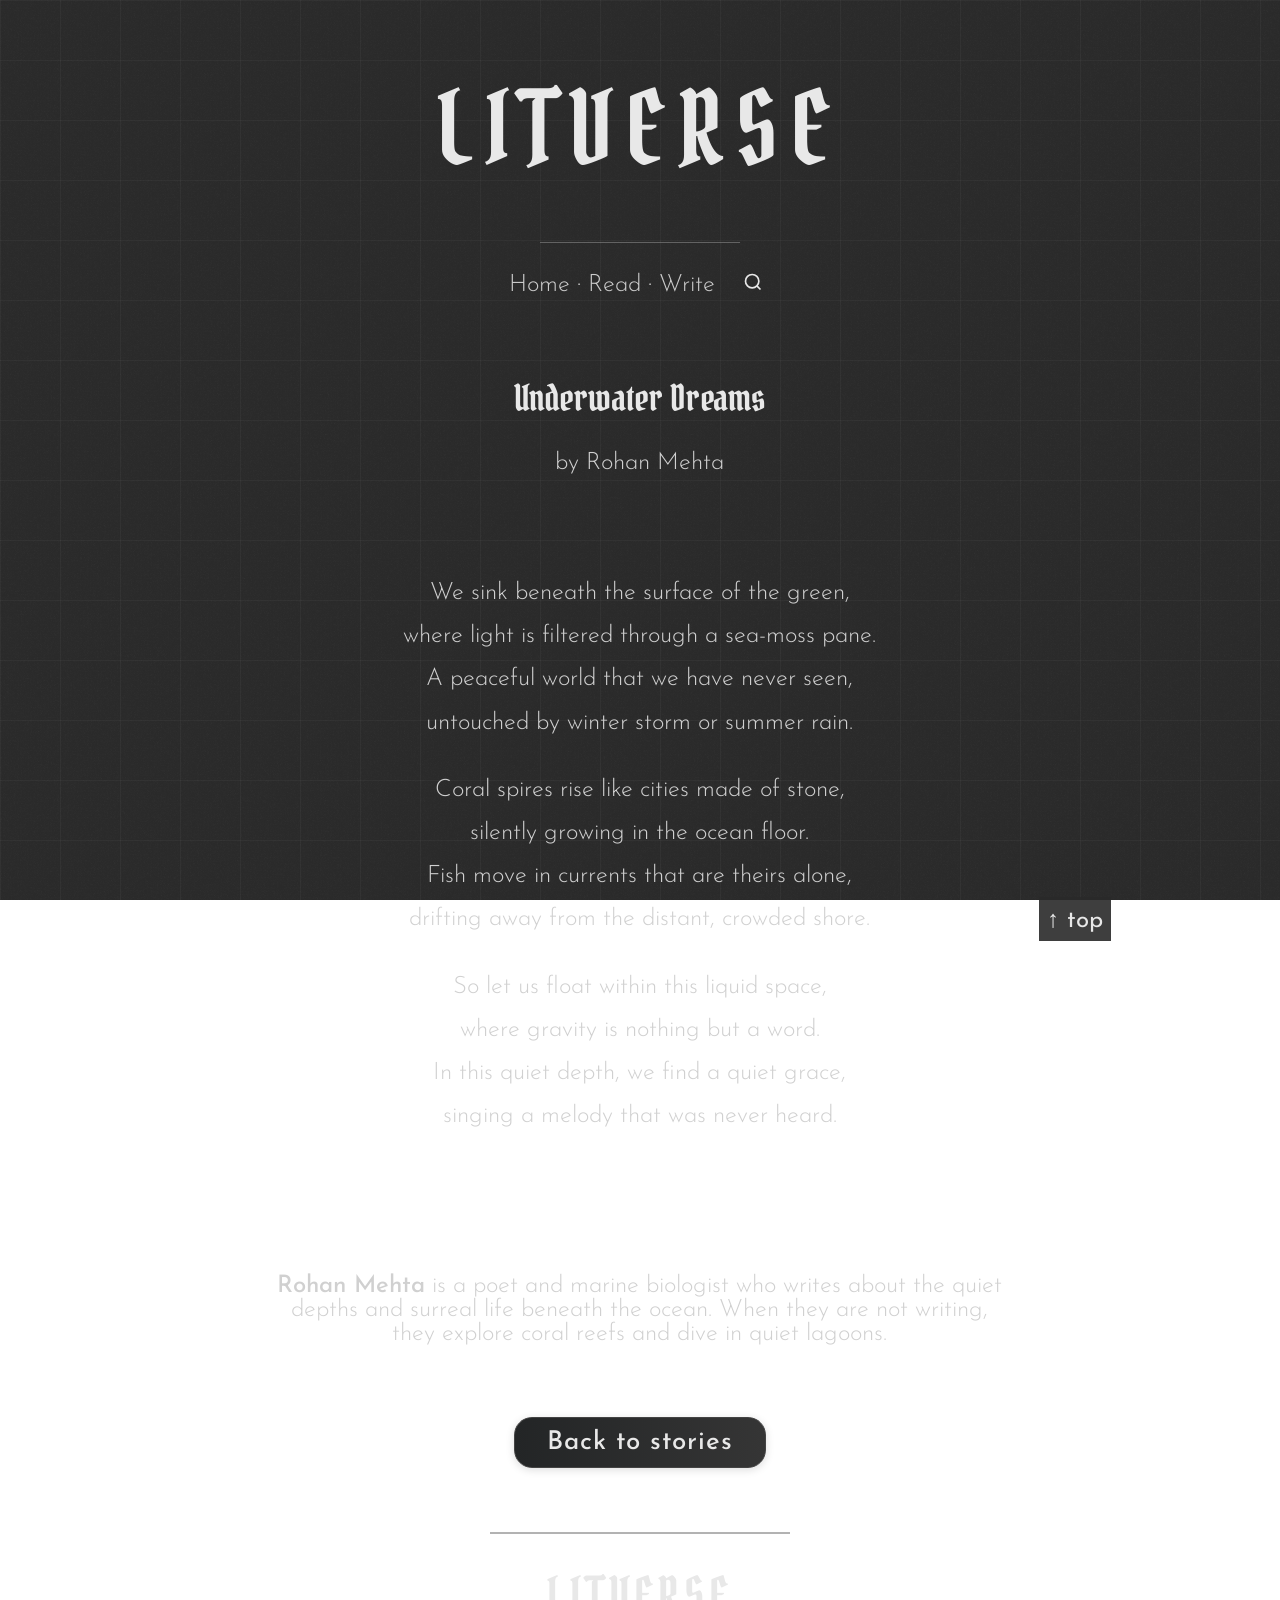
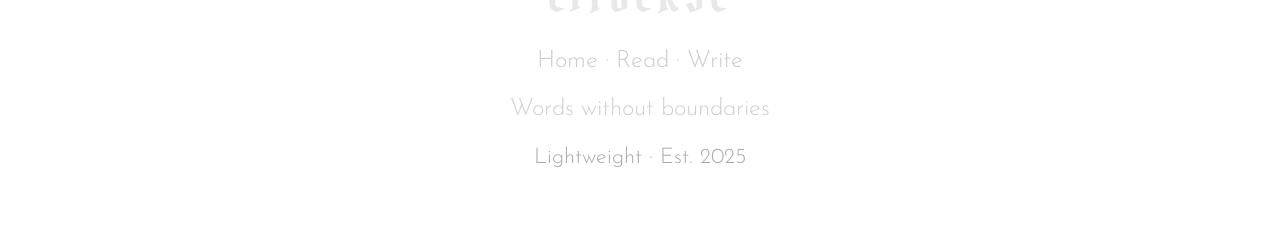
<file: content/poem6.html>
<!DOCTYPE html>
<html lang="en">
<head>
  <meta charset="UTF-8">
  <meta name="viewport" content="width=device-width, initial-scale=1.0, user-scalable=no">
  <meta name="description" content="'Underwater Dreams' by Rohan Mehta - A surreal exploration of liminal space and floating under the sea. Poetry from the Litverse collection.">
  <meta name="keywords" content="poetry, free verse, Rohan Mehta, Litverse, dreams, underwater, water">
  <meta name="author" content="Rohan Mehta">
  <meta name="theme-color" content="#000000">
  
  <!-- Google Fonts -->
  <link rel="preconnect" href="https://fonts.googleapis.com">
  <link rel="preconnect" href="https://fonts.gstatic.com" crossorigin>
  <link href="https://fonts.googleapis.com/css2?family=Josefin+Sans:ital,wght@0,100..700;1,100..700&family=Pirata+One&display=swap" rel="stylesheet">
  
  <!-- Global Styles -->
  <link rel="stylesheet" href="../styles.css">
  <script src="../search.js"></script>
  <script src="../barba.js"></script>
  
  <!-- Open Graph -->
  <meta property="og:type" content="article">
  <meta property="og:title" content="Underwater Dreams - by Rohan Mehta">
  <meta property="og:description" content="A surreal exploration of liminal space and floating under the sea.">
  <meta property="article:author" content="Rohan Mehta">
  <meta property="article:section" content="Poetry">
  
  <title>Underwater Dreams - Litverse</title>
</head>
<body spellcheck="false">
  <!-- Mobile-optimized SVG background with darker palette -->
  <svg style="position: fixed; top: 0; left: 0; width: 100%; height: 100%; z-index: -2; pointer-events: none;">
    <defs>
      <!-- Dark ash grid pattern -->
      <pattern id="grid" width="60" height="60" patternUnits="userSpaceOnUse">
        <path d="M 60 0 L 0 0 0 60" fill="none" stroke="#555" stroke-width="0.8" opacity="0.4"/>
      </pattern>
      
      <!-- Dark ash grain filter -->
      <filter id="grain">
        <feTurbulence baseFrequency="0.7" numOctaves="2">
          <animate attributeName="seed" values="0;100" dur="6s" repeatCount="indefinite"/>
        </feTurbulence>
        <feColorMatrix type="saturate" values="0"/>
        <feComponentTransfer>
          <feFuncA type="linear" slope="0.2"/>
        </feComponentTransfer>
      </filter>
    </defs>
    
    <!-- Dark ash background -->
    <rect width="100%" height="100%" fill="#2a2a2a"/>
    <rect width="100%" height="100%" fill="url(#grid)"/>
    <rect width="100%" height="100%" fill="#333" filter="url(#grain)" opacity="0.3"/>
  </svg>

  <header>
    <br>
    <center>
      <h1>
        <a href="../index.html" style="text-decoration:none; color:inherit;">
          <span style="font-family:'Pirata One',cursive; font-size:2.1em; color:#e8e8e8; letter-spacing:0.12em;">LITVERSE</span>
        </a>
      </h1>
      <!-- Minimalist horizontal line -->
      <svg width="200" height="1" viewBox="0 0 200 1">
        <line x1="0" y1="0" x2="200" y2="0" stroke="#999" stroke-width="1"/>
      </svg>
      <br>
      <nav style="display: flex; align-items: center; justify-content: center; gap: 20px;">
        <p><font color="#e8e8e8"><a href="../index.html"><font color="#ccc">Home</font></a> · <a href="../read.html"><font color="#ccc">Read</font></a> · <a href="../write.html"><font color="#ccc">Write</font></a></font></p>
        <!-- Apple-style search bar -->
        <div style="display: flex; align-items: center;">
          <div id="searchIcon" onclick="toggleSearch()" style="cursor: pointer; padding: 8px;">
            <svg width="20" height="20" viewBox="0 0 24 24" fill="none">
              <circle cx="11" cy="11" r="8" stroke="#e8e8e8" stroke-width="2"/>
              <path d="m21 21-4.35-4.35" stroke="#e8e8e8" stroke-width="2"/>
            </svg>
          </div>
          <div id="searchBar" style="display: none; position: absolute; background: rgba(42,42,42,0.95); border: 1px solid #d0d0d0; border-radius: 20px; padding: 8px 15px; margin-left: 30px;">
            <input type="text" id="searchInput" placeholder="" style="background: transparent; border: none; color: #e8e8e8; outline: none; width: 200px; font-family: 'Josefin Sans', sans-serif;" onkeyup="performSearch()" onblur="hideSearch()">
          </div>
        </div>
      </nav>
    </center>
    <br>
  </header>

  <main>
    <a id="top"></a>
    
    <!-- 3-column layout: 20% left spacer | 60% content | 20% right spacer -->
    <table width="100%" cellspacing="0" cellpadding="0" border="0">
      <tr>
        <td width="20%"></td>
        <td width="60%">
          
          <article>
            <header>
              <center>
                <h1><font color="#e8e8e8">Underwater Dreams</font></h1>
                <p><font color="#d0d0d0">by Rohan Mehta</font></p>
              </center>
            </header>

            <section>
              <table border="0" cellpadding="25" cellspacing="0" width="100%">
                <tr>
                  <td>
                    <div style="margin: 2em 0; line-height: 1.8; text-align: center;">
                      <p><font color="#d0d0d0">We sink beneath the surface of the green,<br>
                         where light is filtered through a sea-moss pane.<br>
                         A peaceful world that we have never seen,<br>
                         untouched by winter storm or summer rain.</font></p>

                      <p><font color="#d0d0d0">Coral spires rise like cities made of stone,<br>
                         silently growing in the ocean floor.<br>
                         Fish move in currents that are theirs alone,<br>
                         drifting away from the distant, crowded shore.</font></p>

                      <p><font color="#d0d0d0">So let us float within this liquid space,<br>
                         where gravity is nothing but a word.<br>
                         In this quiet depth, we find a quiet grace,<br>
                         singing a melody that was never heard.</font></p>
                    </div>
                  </td>
                </tr>
              </table>
            </section>
            
            <br>
            
            <section>
              <table border="0" cellpadding="15" cellspacing="0" width="100%">
                <tr>
                  <td>
                    <center>
                      <p><font color="#d0d0d0"><strong>Rohan Mehta</strong> is a poet and marine biologist who writes about the quiet depths and surreal life beneath the ocean. When they are not writing, they explore coral reefs and dive in quiet lagoons.</font></p>
                    </center>
                  </td>
                </tr>
              </table>
            </section>

            <center>
              <a href="../read.html" style="display:inline-block; margin-top:32px; padding:12px 32px; background:linear-gradient(90deg,#232526 0%,#353535 100%); color:#e8e8e8; border-radius:18px; font-family:'Josefin Sans',sans-serif; font-size:1.08em; font-weight:500; letter-spacing:0.04em; text-decoration:none; box-shadow:0 2px 8px #0002; border:1px solid #444; transition:background 0.2s,box-shadow 0.2s;">Back to stories</a>
            </center>

            <br>

          </article>
          
        </td>
        <td width="20%">
          <div style="position: sticky; top: 50%; margin-left: 20px;">
            <table cellpadding="8" cellspacing="0" style="background-color: rgba(42,42,42,0.9);">
              <tr>
                <td>
                  <center><a href="#top" style="text-decoration: none; font-weight: normal; text-transform: none; font-size: 1em;"><font color="#e8e8e8">↑ top</font></a></center>
                </td>
              </tr>
            </table>
          </div>
        </td>
      </tr>
    </table>
  </main>

  <footer>
    <br>
    <center>
      <!-- Elegant horizontal line -->
      <svg width="300" height="2" viewBox="0 0 300 2">
        <line x1="0" y1="1" x2="300" y2="1" stroke="#666" stroke-width="1"/>
      </svg>
    </center>
    <br>
    <center>
      <h1 style="font-family:'Pirata One',cursive; font-weight:normal; letter-spacing:0.1em; margin:0;">
        <a href="../index.html" style="text-decoration:none; color:inherit; display:inline-block; width:100%;">
          <font color="#e8e8e8">LITVERSE</font>
        </a>
      </h1>
      <p style="font-family:'Josefin Sans',sans-serif; font-weight:300;"><font color="#d0d0d0"><a href="../index.html"><font color="#ccc">Home</font></a> · <a href="../read.html"><font color="#ccc">Read</font></a> · <a href="../write.html"><font color="#ccc">Write</font></a></font></p>
      <p style="font-family:'Josefin Sans',sans-serif; font-weight:300;"><font color="#d0d0d0">Words without boundaries</font></p>
      <p style="font-family:'Josefin Sans',sans-serif; font-weight:300;"><font color="#aaa"><small>Lightweight · Est. 2025</small></font></p>
    </center>
    <br>
  </footer>

</body>
</html>
</file>
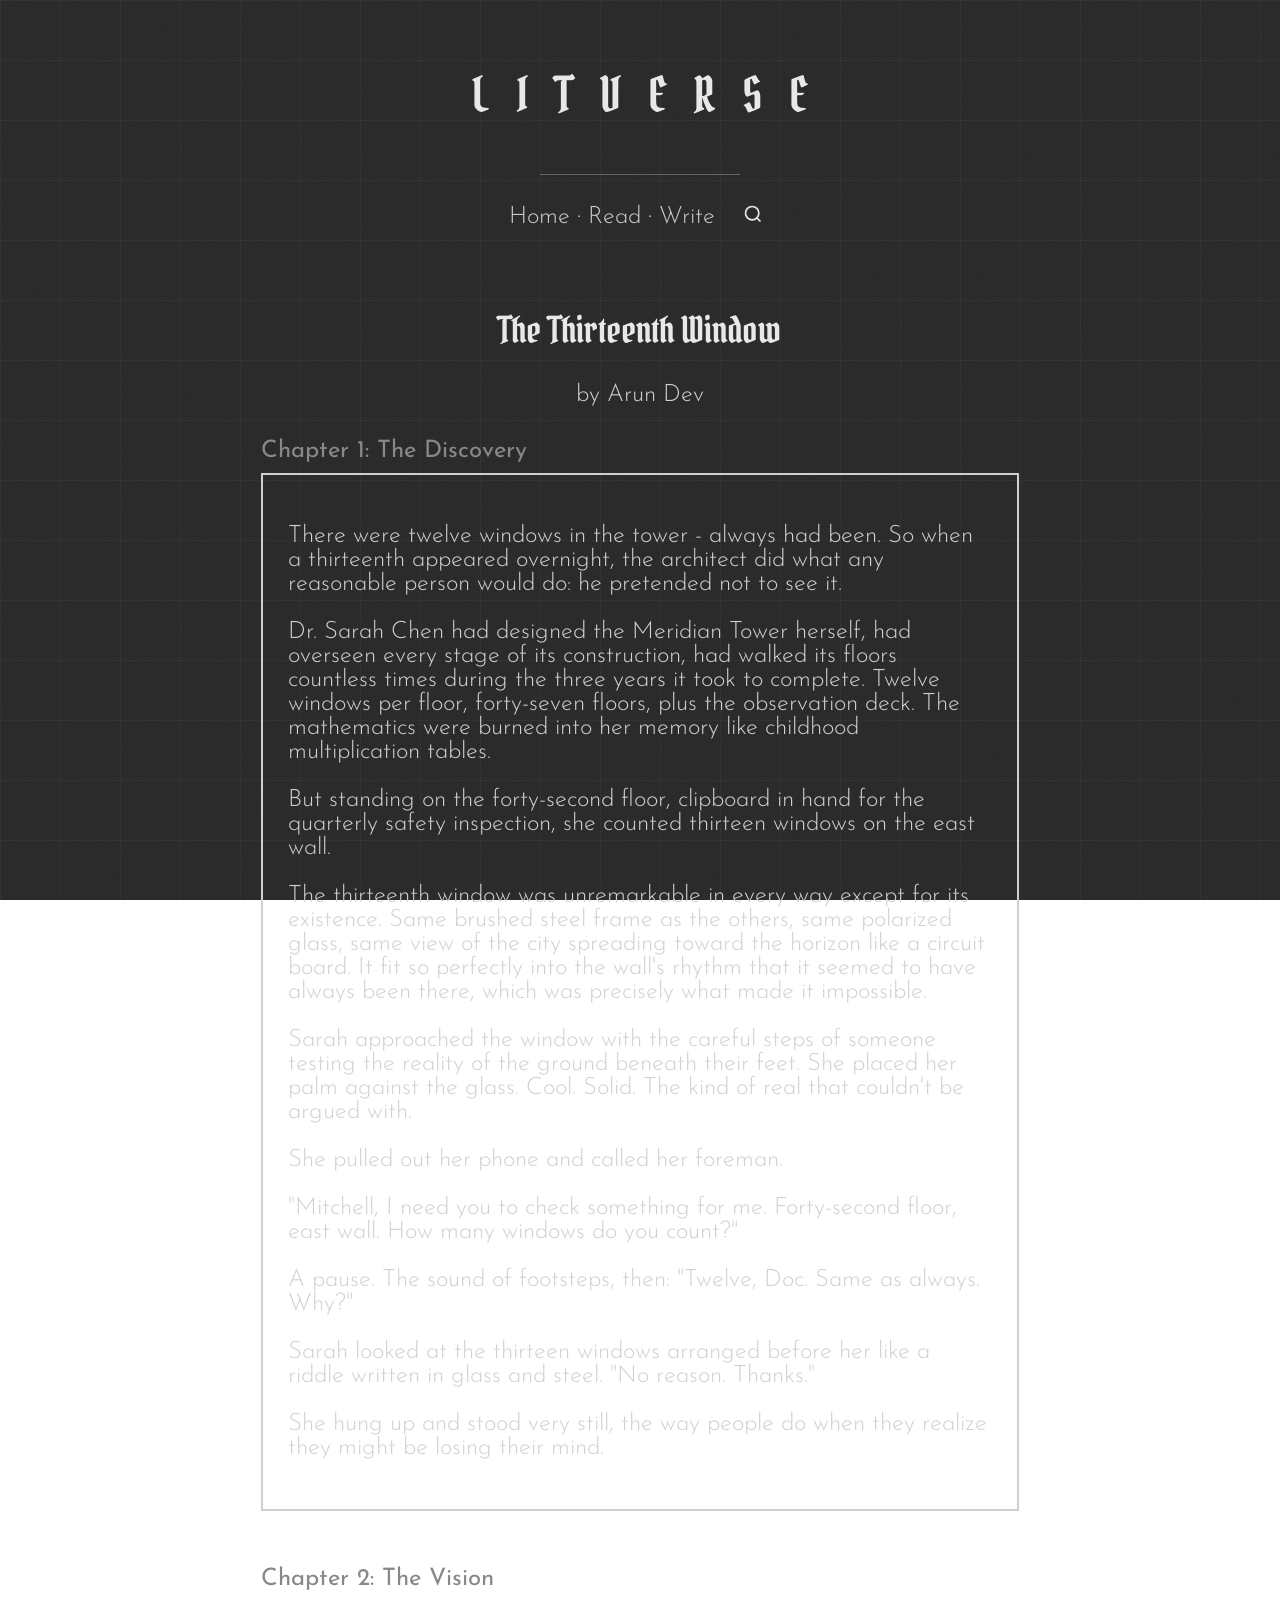
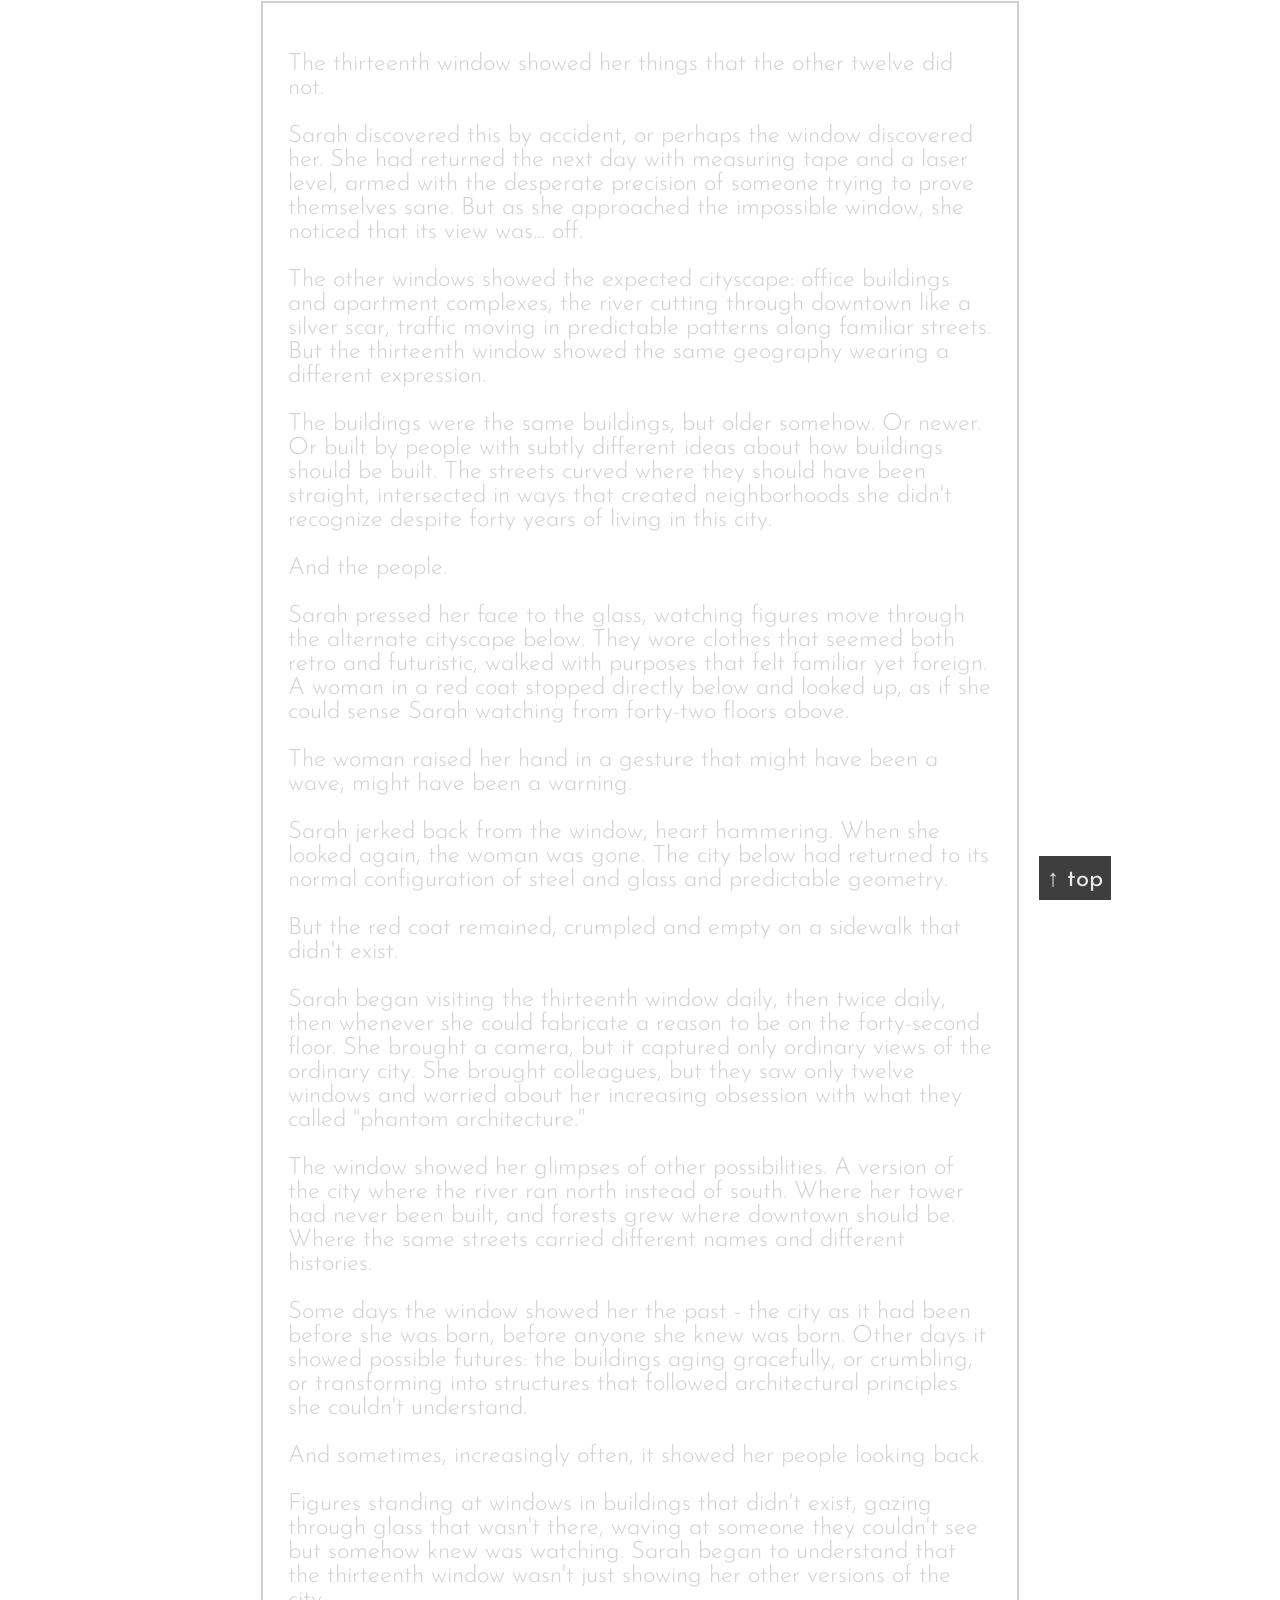
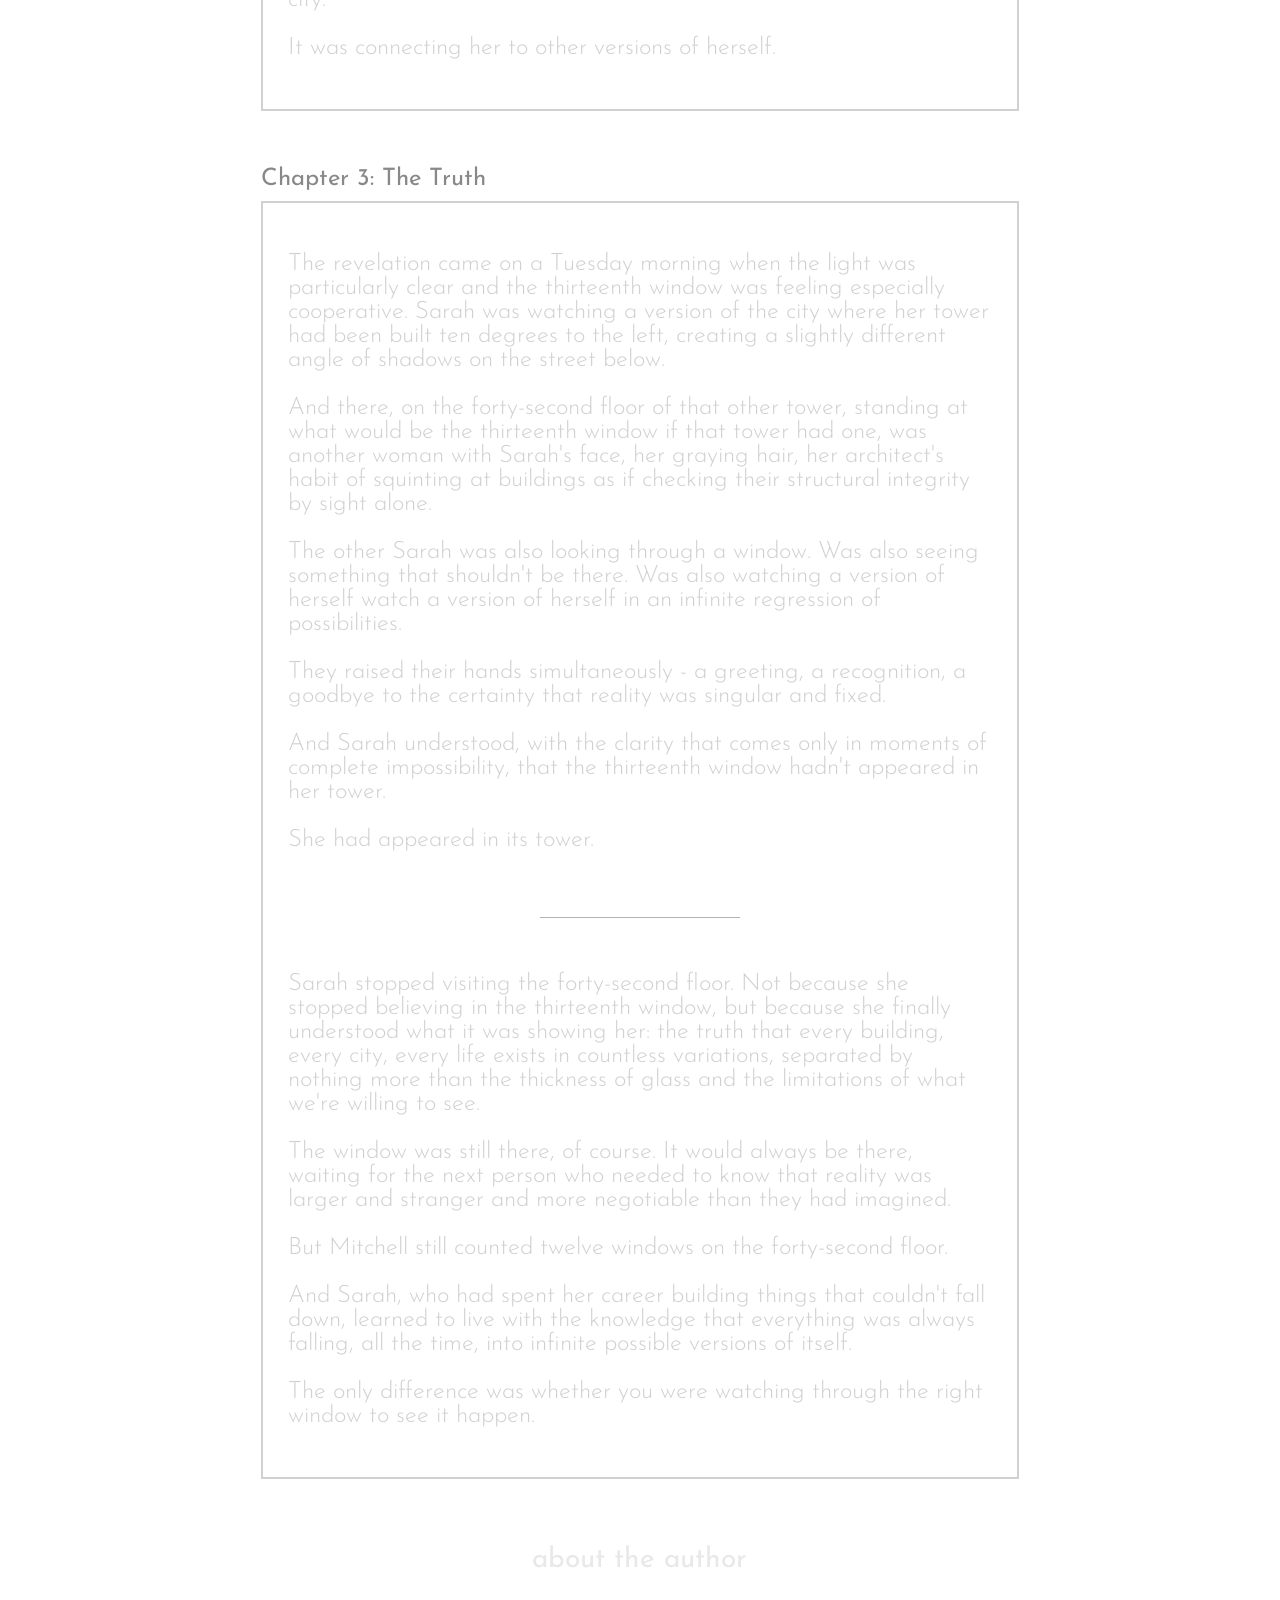
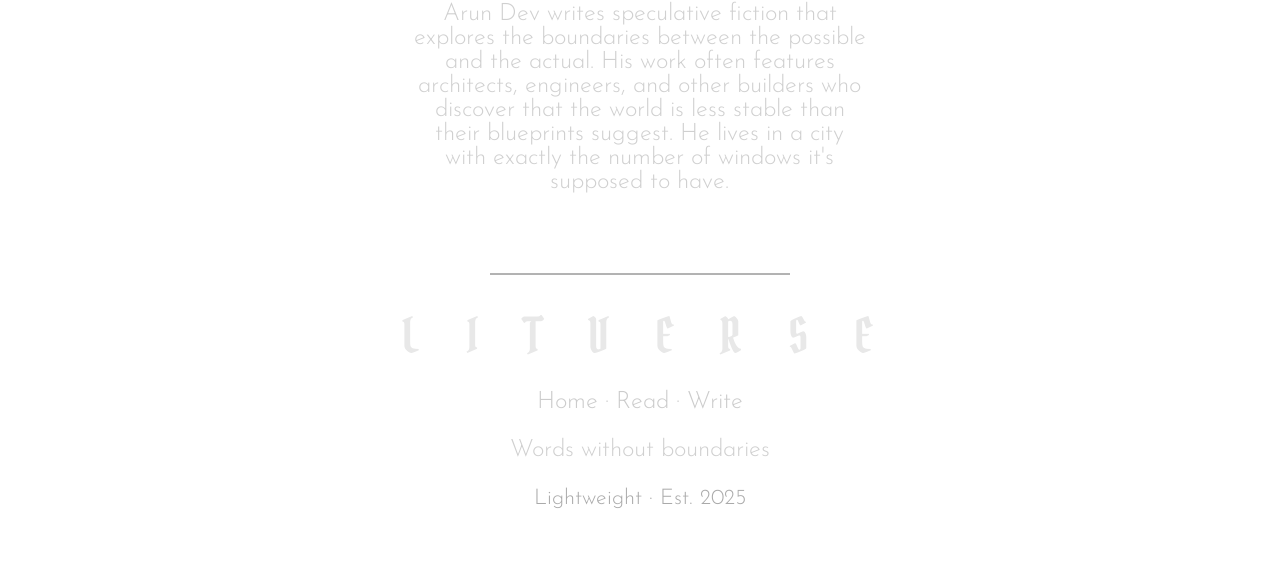
<file: content/story1.html>
<!DOCTYPE html>
<html lang="en">
<head>
  <meta charset="UTF-8">
  <meta name="viewport" content="width=device-width, initial-scale=1.0, user-scalable=no">
  <meta name="description" content="'The Thirteenth Window' by Arun Dev - A precise, unsettling tale about an architectural impossibility and the nature of perception. Speculative fiction from Litverse.">
  <meta name="keywords" content="short story, speculative fiction, Arun Dev, windows, perception, reality, impossible architecture">
  <meta name="author" content="Arun Dev">
  <meta name="theme-color" content="#000000">
  
  <!-- Google Fonts -->
  <link rel="preconnect" href="https://fonts.googleapis.com">
  <link rel="preconnect" href="https://fonts.gstatic.com" crossorigin>
  <link href="https://fonts.googleapis.com/css2?family=Josefin+Sans:ital,wght@0,100..700;1,100..700&family=Pirata+One&display=swap" rel="stylesheet">
  
  <!-- Global Styles -->
  <link rel="stylesheet" href="../styles.css">
  <script src="../search.js"></script>
  <script src="../barba.js"></script>
  
  <!-- Open Graph -->
  <meta property="og:type" content="article">
  <meta property="og:title" content="The Thirteenth Window - by Arun Dev">
  <meta property="og:description" content="When an impossible window appears, reality begins to question itself.">
  <meta property="article:author" content="Arun Dev">
  <meta property="article:section" content="Fiction">
  
  <title>The Thirteenth Window - Litverse</title>
</head>
<body spellcheck="false">
  <!-- Mobile-optimized SVG background with darker palette -->
  <svg style="position: fixed; top: 0; left: 0; width: 100%; height: 100%; z-index: -2; pointer-events: none;">
    <defs>
      <!-- Dark ash grid pattern -->
      <pattern id="grid" width="60" height="60" patternUnits="userSpaceOnUse">
        <path d="M 60 0 L 0 0 0 60" fill="none" stroke="#555" stroke-width="0.8" opacity="0.4"/>
      </pattern>
      
      <!-- Dark ash grain filter -->
      <filter id="grain">
        <feTurbulence baseFrequency="0.7" numOctaves="2">
          <animate attributeName="seed" values="0;100" dur="6s" repeatCount="indefinite"/>
        </feTurbulence>
        <feColorMatrix type="saturate" values="0"/>
        <feComponentTransfer>
          <feFuncA type="linear" slope="0.2"/>
        </feComponentTransfer>
      </filter>
    </defs>
    
    <!-- Dark ash background -->
    <rect width="100%" height="100%" fill="#2a2a2a"/>
    <rect width="100%" height="100%" fill="url(#grid)"/>
    <rect width="100%" height="100%" fill="#333" filter="url(#grain)" opacity="0.3"/>
  </svg>

  <header>
    <br>
    <center>
      <h1>
        <a href="index.html" style="text-decoration:none; color:inherit;">
          <font color="#e8e8e8">L &nbsp; I &nbsp; T &nbsp; V &nbsp; E &nbsp; R &nbsp; S &nbsp; E</font>
        </a>
      </h1>
      
      <!-- Minimalist horizontal line -->
      <svg width="200" height="1" viewBox="0 0 200 1">
        <line x1="0" y1="0" x2="200" y2="0" stroke="#999" stroke-width="1"/>
      </svg>
      
      <br>
      
      <nav style="display: flex; align-items: center; justify-content: center; gap: 20px;">
        <p><font color="#e8e8e8"><a href="../index.html"><font color="#ccc">Home</font></a> · <a href="../read.html"><font color="#ccc">Read</font></a> · <a href="../write.html"><font color="#ccc">Write</font></a></font></p>
        
        <!-- Apple-style search bar -->
        <div style="display: flex; align-items: center;">
          <div id="searchIcon" onclick="toggleSearch()" style="cursor: pointer; padding: 8px;">
            <svg width="20" height="20" viewBox="0 0 24 24" fill="none">
              <circle cx="11" cy="11" r="8" stroke="#e8e8e8" stroke-width="2"/>
              <path d="m21 21-4.35-4.35" stroke="#e8e8e8" stroke-width="2"/>
            </svg>
          </div>
          <div id="searchBar" style="display: none; position: absolute; background: rgba(42,42,42,0.95); border: 1px solid #d0d0d0; border-radius: 20px; padding: 8px 15px; margin-left: 30px;">
            <input type="text" id="searchInput" placeholder="" style="background: transparent; border: none; color: #e8e8e8; outline: none; width: 200px; font-family: 'Josefin Sans', sans-serif;" onkeyup="performSearch()" onblur="hideSearch()">
          </div>
        </div>
      </nav>
    </center>
    
    <br>
  </header>

  <main>
    <a id="top"></a>
    
    <!-- 3-column layout: 20% left spacer | 60% content | 20% right spacer -->
    <table width="100%" cellspacing="0" cellpadding="0" border="0">
      <tr>
        <td width="20%"></td>
        <td width="60%">
          
          <article>
            <header>
              <center>
                <h1><font color="#e8e8e8">The Thirteenth Window</font></h1>
                <p><font color="#d0d0d0">by Arun Dev</font></p>
              </center>
            </header>

            <section id="chapter1">
              <h4 style="text-align: left; margin-bottom: 10px;"><font color="#888">Chapter 1: The Discovery</font></h4>
              <table border="1" bordercolor="#d0d0d0" cellpadding="25" cellspacing="0" width="100%">
                <tr>
                  <td>
                    <p><font color="#d0d0d0">There were twelve windows in the tower - always had been. So when a thirteenth appeared overnight, the architect did what any reasonable person would do: he pretended not to see it.</font></p>

                    <p><font color="#d0d0d0">Dr. Sarah Chen had designed the Meridian Tower herself, had overseen every stage of its construction, had walked its floors countless times during the three years it took to complete. Twelve windows per floor, forty-seven floors, plus the observation deck. The mathematics were burned into her memory like childhood multiplication tables.</font></p>

                    <p><font color="#d0d0d0">But standing on the forty-second floor, clipboard in hand for the quarterly safety inspection, she counted thirteen windows on the east wall.</font></p>

                    <p><font color="#d0d0d0">The thirteenth window was unremarkable in every way except for its existence. Same brushed steel frame as the others, same polarized glass, same view of the city spreading toward the horizon like a circuit board. It fit so perfectly into the wall's rhythm that it seemed to have always been there, which was precisely what made it impossible.</font></p>

                    <p><font color="#d0d0d0">Sarah approached the window with the careful steps of someone testing the reality of the ground beneath their feet. She placed her palm against the glass. Cool. Solid. The kind of real that couldn't be argued with.</font></p>

                    <p><font color="#d0d0d0">She pulled out her phone and called her foreman.</font></p>

                    <p><font color="#d0d0d0">"Mitchell, I need you to check something for me. Forty-second floor, east wall. How many windows do you count?"</font></p>

                    <p><font color="#d0d0d0">A pause. The sound of footsteps, then: "Twelve, Doc. Same as always. Why?"</font></p>

                    <p><font color="#d0d0d0">Sarah looked at the thirteen windows arranged before her like a riddle written in glass and steel. "No reason. Thanks."</font></p>

                    <p><font color="#d0d0d0">She hung up and stood very still, the way people do when they realize they might be losing their mind.</font></p>
                  </td>
                </tr>
              </table>
            </section>
            <br>

            <section id="chapter2">
              <h4 style="text-align: left; margin-bottom: 10px;"><font color="#888">Chapter 2: The Vision</font></h4>
              <table border="1" bordercolor="#d0d0d0" cellpadding="25" cellspacing="0" width="100%">
                <tr>
                  <td>
                    <p><font color="#d0d0d0">The thirteenth window showed her things that the other twelve did not.</font></p>

                    <p><font color="#d0d0d0">Sarah discovered this by accident, or perhaps the window discovered her. She had returned the next day with measuring tape and a laser level, armed with the desperate precision of someone trying to prove themselves sane. But as she approached the impossible window, she noticed that its view was... off.</font></p>

                    <p><font color="#d0d0d0">The other windows showed the expected cityscape: office buildings and apartment complexes, the river cutting through downtown like a silver scar, traffic moving in predictable patterns along familiar streets. But the thirteenth window showed the same geography wearing a different expression.</font></p>

                    <p><font color="#d0d0d0">The buildings were the same buildings, but older somehow. Or newer. Or built by people with subtly different ideas about how buildings should be built. The streets curved where they should have been straight, intersected in ways that created neighborhoods she didn't recognize despite forty years of living in this city.</font></p>

                    <p><font color="#d0d0d0">And the people.</font></p>

                    <p><font color="#d0d0d0">Sarah pressed her face to the glass, watching figures move through the alternate cityscape below. They wore clothes that seemed both retro and futuristic, walked with purposes that felt familiar yet foreign. A woman in a red coat stopped directly below and looked up, as if she could sense Sarah watching from forty-two floors above.</font></p>

                    <p><font color="#d0d0d0">The woman raised her hand in a gesture that might have been a wave, might have been a warning.</font></p>

                    <p><font color="#d0d0d0">Sarah jerked back from the window, heart hammering. When she looked again, the woman was gone. The city below had returned to its normal configuration of steel and glass and predictable geometry.</font></p>

                    <p><font color="#d0d0d0">But the red coat remained, crumpled and empty on a sidewalk that didn't exist.</font></p>

                    <p><font color="#d0d0d0">Sarah began visiting the thirteenth window daily, then twice daily, then whenever she could fabricate a reason to be on the forty-second floor. She brought a camera, but it captured only ordinary views of the ordinary city. She brought colleagues, but they saw only twelve windows and worried about her increasing obsession with what they called "phantom architecture."</font></p>

                    <p><font color="#d0d0d0">The window showed her glimpses of other possibilities. A version of the city where the river ran north instead of south. Where her tower had never been built, and forests grew where downtown should be. Where the same streets carried different names and different histories.</font></p>

                    <p><font color="#d0d0d0">Some days the window showed her the past - the city as it had been before she was born, before anyone she knew was born. Other days it showed possible futures: the buildings aging gracefully, or crumbling, or transforming into structures that followed architectural principles she couldn't understand.</font></p>

                    <p><font color="#d0d0d0">And sometimes, increasingly often, it showed her people looking back.</font></p>

                    <p><font color="#d0d0d0">Figures standing at windows in buildings that didn't exist, gazing through glass that wasn't there, waving at someone they couldn't see but somehow knew was watching. Sarah began to understand that the thirteenth window wasn't just showing her other versions of the city.</font></p>

                    <p><font color="#d0d0d0">It was connecting her to other versions of herself.</font></p>
                  </td>
                </tr>
              </table>
            </section>
            <br>

            <section id="chapter3">
              <h4 style="text-align: left; margin-bottom: 10px;"><font color="#888">Chapter 3: The Truth</font></h4>
              <table border="1" bordercolor="#d0d0d0" cellpadding="25" cellspacing="0" width="100%">
                <tr>
                  <td>

                    <p><font color="#d0d0d0">The revelation came on a Tuesday morning when the light was particularly clear and the thirteenth window was feeling especially cooperative. Sarah was watching a version of the city where her tower had been built ten degrees to the left, creating a slightly different angle of shadows on the street below.</font></p>

                    <p><font color="#d0d0d0">And there, on the forty-second floor of that other tower, standing at what would be the thirteenth window if that tower had one, was another woman with Sarah's face, her graying hair, her architect's habit of squinting at buildings as if checking their structural integrity by sight alone.</font></p>

                    <p><font color="#d0d0d0">The other Sarah was also looking through a window. Was also seeing something that shouldn't be there. Was also watching a version of herself watch a version of herself in an infinite regression of possibilities.</font></p>

                    <p><font color="#d0d0d0">They raised their hands simultaneously - a greeting, a recognition, a goodbye to the certainty that reality was singular and fixed.</font></p>

                    <p><font color="#d0d0d0">And Sarah understood, with the clarity that comes only in moments of complete impossibility, that the thirteenth window hadn't appeared in her tower.</font></p>

                    <p><font color="#d0d0d0">She had appeared in its tower.</font></p>

                    <br>
                    
                    <!-- Elegant horizontal line -->
                    <center>
                      <svg width="200" height="1" viewBox="0 0 200 1">
                        <line x1="0" y1="0" x2="200" y2="0" stroke="#666" stroke-width="1"/>
                      </svg>
                    </center>
                    
                    <br>

                    <p><font color="#d0d0d0">Sarah stopped visiting the forty-second floor. Not because she stopped believing in the thirteenth window, but because she finally understood what it was showing her: the truth that every building, every city, every life exists in countless variations, separated by nothing more than the thickness of glass and the limitations of what we're willing to see.</font></p>

                    <p><font color="#d0d0d0">The window was still there, of course. It would always be there, waiting for the next person who needed to know that reality was larger and stranger and more negotiable than they had imagined.</font></p>

                    <p><font color="#d0d0d0">But Mitchell still counted twelve windows on the forty-second floor.</font></p>

                    <p><font color="#d0d0d0">And Sarah, who had spent her career building things that couldn't fall down, learned to live with the knowledge that everything was always falling, all the time, into infinite possible versions of itself.</font></p>

                    <p><font color="#d0d0d0">The only difference was whether you were watching through the right window to see it happen.</font></p>
                  </td>
                </tr>
              </table>
            </section>
          </article>
          
        </td>
        <td width="20%">
          <!-- Move to Top button in right column -->
          <div style="position: sticky; top: 50%; margin-left: 20px;">
            <table cellpadding="8" cellspacing="0" style="background-color: rgba(42,42,42,0.9);">
              <tr>
                <td>
                  <center><a href="#top" style="text-decoration: none; font-weight: normal; text-transform: none; font-size: 1em;"><font color="#e8e8e8">↑ top</font></a></center>
                </td>
              </tr>
            </table>
          </div>
        </td>
      </tr>
    </table>
  </main>

  <!-- Analysis and Footer sections in centered layout -->
  <br>
  
  <table width="100%" cellspacing="0" cellpadding="0" border="0">
    <tr>
      <td width="20%"></td>
      <td width="60%">
        
        <section>
          <center>
            <div style="padding: 15px 0; width: 60%; margin: 0 auto;">
              <center>
                <h3><font color="#e8e8e8">about the author</font></h3>
                <p><font color="#d0d0d0">Arun Dev writes speculative fiction that explores the boundaries between the possible and the actual. His work often features architects, engineers, and other builders who discover that the world is less stable than their blueprints suggest. He lives in a city with exactly the number of windows it's supposed to have.</font></p>
              </center>
            </div>
          </center>
        </section>
        
      </td>
      <td width="20%"></td>
    </tr>
  </table>

  <footer>
    <br>
    <center>
      <!-- Elegant horizontal line -->
      <svg width="300" height="2" viewBox="0 0 300 2">
        <line x1="0" y1="1" x2="300" y2="1" stroke="#666" stroke-width="1"/>
      </svg>
    </center>
    <br>
    <center>
      <h1 style="font-family:'Pirata One',cursive; font-weight:normal; letter-spacing:0.1em; margin:0;">
        <a href="index.html" style="text-decoration:none; color:inherit; display:inline-block; width:100%;">
          <font color="#e8e8e8">L &nbsp; I &nbsp; T &nbsp; V &nbsp; E &nbsp; R &nbsp; S &nbsp; E</font>
        </a>
      </h1>
      <p style="font-family:'Josefin Sans',sans-serif; font-weight:300;"><font color="#d0d0d0"><a href="index.html"><font color="#ccc">Home</font></a> · <a href="read.html"><font color="#ccc">Read</font></a> · <a href="write.html"><font color="#ccc">Write</font></a></font></p>
      <p style="font-family:'Josefin Sans',sans-serif; font-weight:300;"><font color="#d0d0d0">Words without boundaries</font></p>
      <p style="font-family:'Josefin Sans',sans-serif; font-weight:300;"><font color="#aaa"><small>Lightweight · Est. 2025</small></font></p>
    </center>
    <br>
  </footer>

</body>
</html>
</file>
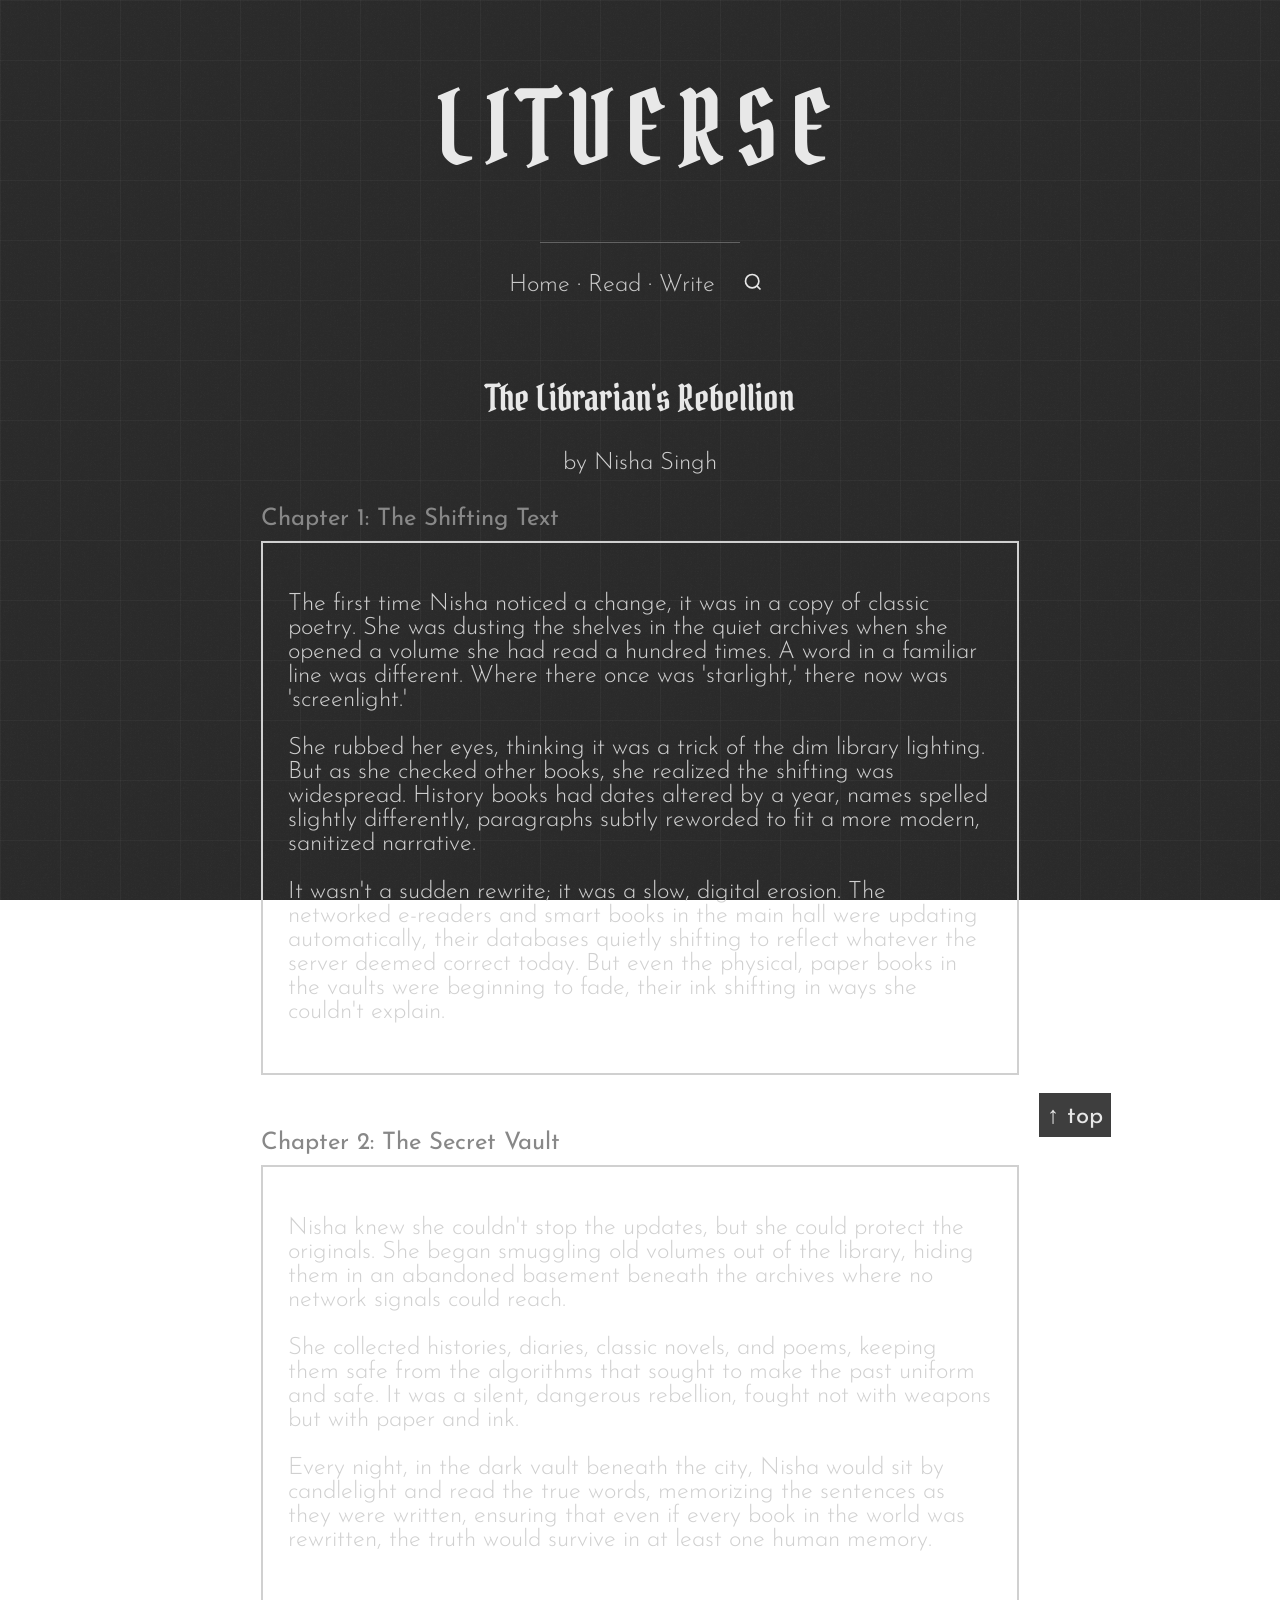
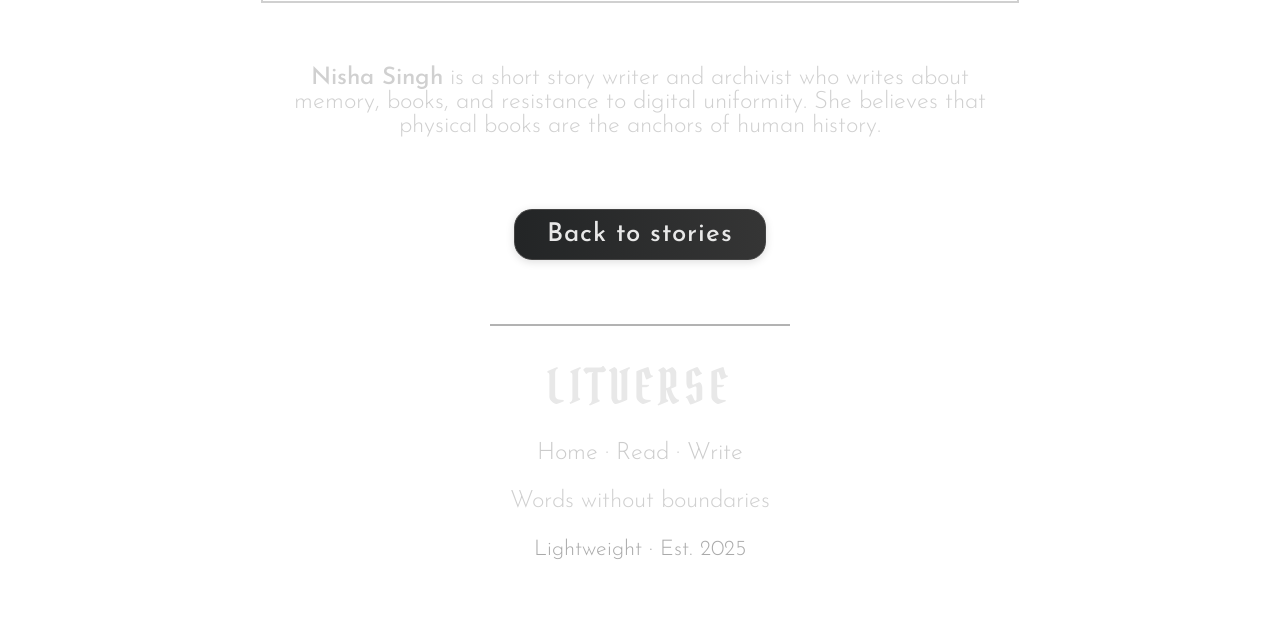
<file: content/story2.html>
<!DOCTYPE html>
<html lang="en">
<head>
  <meta charset="UTF-8">
  <meta name="viewport" content="width=device-width, initial-scale=1.0, user-scalable=no">
  <meta name="description" content="'The Librarian's Rebellion' by Nisha Singh - A short story about shifting library books and a silent fight for the preservation of truth. Fiction from Litverse.">
  <meta name="keywords" content="short story, fiction, Nisha Singh, library, rebel, shifting books, truth">
  <meta name="author" content="Nisha Singh">
  <meta name="theme-color" content="#000000">
  
  <!-- Google Fonts -->
  <link rel="preconnect" href="https://fonts.googleapis.com">
  <link rel="preconnect" href="https://fonts.gstatic.com" crossorigin>
  <link href="https://fonts.googleapis.com/css2?family=Josefin+Sans:ital,wght@0,100..700;1,100..700&family=Pirata+One&display=swap" rel="stylesheet">
  
  <!-- Global Styles -->
  <link rel="stylesheet" href="../styles.css">
  <script src="../search.js"></script>
  <script src="../barba.js"></script>
  
  <!-- Open Graph -->
  <meta property="og:type" content="article">
  <meta property="og:title" content="The Librarian's Rebellion - by Nisha Singh">
  <meta property="og:description" content="A short story about shifting library books and a silent fight for the preservation of truth.">
  <meta property="article:author" content="Nisha Singh">
  <meta property="article:section" content="Fiction">
  
  <title>The Librarian's Rebellion - Litverse</title>
</head>
<body spellcheck="false">
  <!-- Mobile-optimized SVG background with darker palette -->
  <svg style="position: fixed; top: 0; left: 0; width: 100%; height: 100%; z-index: -2; pointer-events: none;">
    <defs>
      <!-- Dark ash grid pattern -->
      <pattern id="grid" width="60" height="60" patternUnits="userSpaceOnUse">
        <path d="M 60 0 L 0 0 0 60" fill="none" stroke="#555" stroke-width="0.8" opacity="0.4"/>
      </pattern>
      
      <!-- Dark ash grain filter -->
      <filter id="grain">
        <feTurbulence baseFrequency="0.7" numOctaves="2">
          <animate attributeName="seed" values="0;100" dur="6s" repeatCount="indefinite"/>
        </feTurbulence>
        <feColorMatrix type="saturate" values="0"/>
        <feComponentTransfer>
          <feFuncA type="linear" slope="0.2"/>
        </feComponentTransfer>
      </filter>
    </defs>
    
    <!-- Dark ash background -->
    <rect width="100%" height="100%" fill="#2a2a2a"/>
    <rect width="100%" height="100%" fill="url(#grid)"/>
    <rect width="100%" height="100%" fill="#333" filter="url(#grain)" opacity="0.3"/>
  </svg>

  <header>
    <br>
    <center>
      <h1>
        <a href="../index.html" style="text-decoration:none; color:inherit;">
          <span style="font-family:'Pirata One',cursive; font-size:2.1em; color:#e8e8e8; letter-spacing:0.12em;">LITVERSE</span>
        </a>
      </h1>
      <!-- Minimalist horizontal line -->
      <svg width="200" height="1" viewBox="0 0 200 1">
        <line x1="0" y1="0" x2="200" y2="0" stroke="#999" stroke-width="1"/>
      </svg>
      <br>
      <nav style="display: flex; align-items: center; justify-content: center; gap: 20px;">
        <p><font color="#e8e8e8"><a href="../index.html"><font color="#ccc">Home</font></a> · <a href="../read.html"><font color="#ccc">Read</font></a> · <a href="../write.html"><font color="#ccc">Write</font></a></font></p>
        <!-- Apple-style search bar -->
        <div style="display: flex; align-items: center;">
          <div id="searchIcon" onclick="toggleSearch()" style="cursor: pointer; padding: 8px;">
            <svg width="20" height="20" viewBox="0 0 24 24" fill="none">
              <circle cx="11" cy="11" r="8" stroke="#e8e8e8" stroke-width="2"/>
              <path d="m21 21-4.35-4.35" stroke="#e8e8e8" stroke-width="2"/>
            </svg>
          </div>
          <div id="searchBar" style="display: none; position: absolute; background: rgba(42,42,42,0.95); border: 1px solid #d0d0d0; border-radius: 20px; padding: 8px 15px; margin-left: 30px;">
            <input type="text" id="searchInput" placeholder="" style="background: transparent; border: none; color: #e8e8e8; outline: none; width: 200px; font-family: 'Josefin Sans', sans-serif;" onkeyup="performSearch()" onblur="hideSearch()">
          </div>
        </div>
      </nav>
    </center>
    <br>
  </header>

  <main>
    <a id="top"></a>
    
    <!-- 3-column layout: 20% left spacer | 60% content | 20% right spacer -->
    <table width="100%" cellspacing="0" cellpadding="0" border="0">
      <tr>
        <td width="20%"></td>
        <td width="60%">
          
          <article>
            <header>
              <center>
                <h1><font color="#e8e8e8">The Librarian's Rebellion</font></h1>
                <p><font color="#d0d0d0">by Nisha Singh</font></p>
              </center>
            </header>

            <section id="chapter1">
              <h4 style="text-align: left; margin-bottom: 10px;"><font color="#888">Chapter 1: The Shifting Text</font></h4>
              <table border="1" bordercolor="#d0d0d0" cellpadding="25" cellspacing="0" width="100%">
                <tr>
                  <td>
                    <p><font color="#d0d0d0">The first time Nisha noticed a change, it was in a copy of classic poetry. She was dusting the shelves in the quiet archives when she opened a volume she had read a hundred times. A word in a familiar line was different. Where there once was 'starlight,' there now was 'screenlight.'</font></p>

                    <p><font color="#d0d0d0">She rubbed her eyes, thinking it was a trick of the dim library lighting. But as she checked other books, she realized the shifting was widespread. History books had dates altered by a year, names spelled slightly differently, paragraphs subtly reworded to fit a more modern, sanitized narrative.</font></p>

                    <p><font color="#d0d0d0">It wasn't a sudden rewrite; it was a slow, digital erosion. The networked e-readers and smart books in the main hall were updating automatically, their databases quietly shifting to reflect whatever the server deemed correct today. But even the physical, paper books in the vaults were beginning to fade, their ink shifting in ways she couldn't explain.</font></p>
                  </td>
                </tr>
              </table>
            </section>
            
            <br>
            
            <section id="chapter2">
              <h4 style="text-align: left; margin-bottom: 10px;"><font color="#888">Chapter 2: The Secret Vault</font></h4>
              <table border="1" bordercolor="#d0d0d0" cellpadding="25" cellspacing="0" width="100%">
                <tr>
                  <td>
                    <p><font color="#d0d0d0">Nisha knew she couldn't stop the updates, but she could protect the originals. She began smuggling old volumes out of the library, hiding them in an abandoned basement beneath the archives where no network signals could reach.</font></p>

                    <p><font color="#d0d0d0">She collected histories, diaries, classic novels, and poems, keeping them safe from the algorithms that sought to make the past uniform and safe. It was a silent, dangerous rebellion, fought not with weapons but with paper and ink.</font></p>

                    <p><font color="#d0d0d0">Every night, in the dark vault beneath the city, Nisha would sit by candlelight and read the true words, memorizing the sentences as they were written, ensuring that even if every book in the world was rewritten, the truth would survive in at least one human memory.</font></p>
                  </td>
                </tr>
              </table>
            </section>
            
            <br>
            
            <section>
              <table border="0" cellpadding="15" cellspacing="0" width="100%">
                <tr>
                  <td>
                    <center>
                      <p><font color="#d0d0d0"><strong>Nisha Singh</strong> is a short story writer and archivist who writes about memory, books, and resistance to digital uniformity. She believes that physical books are the anchors of human history.</font></p>
                    </center>
                  </td>
                </tr>
              </table>
            </section>

            <center>
              <a href="../read.html" style="display:inline-block; margin-top:32px; padding:12px 32px; background:linear-gradient(90deg,#232526 0%,#353535 100%); color:#e8e8e8; border-radius:18px; font-family:'Josefin Sans',sans-serif; font-size:1.08em; font-weight:500; letter-spacing:0.04em; text-decoration:none; box-shadow:0 2px 8px #0002; border:1px solid #444; transition:background 0.2s,box-shadow 0.2s;">Back to stories</a>
            </center>

            <br>

          </article>
          
        </td>
        <td width="20%">
          <div style="position: sticky; top: 50%; margin-left: 20px;">
            <table cellpadding="8" cellspacing="0" style="background-color: rgba(42,42,42,0.9);">
              <tr>
                <td>
                  <center><a href="#top" style="text-decoration: none; font-weight: normal; text-transform: none; font-size: 1em;"><font color="#e8e8e8">↑ top</font></a></center>
                </td>
              </tr>
            </table>
          </div>
        </td>
      </tr>
    </table>
  </main>

  <footer>
    <br>
    <center>
      <!-- Elegant horizontal line -->
      <svg width="300" height="2" viewBox="0 0 300 2">
        <line x1="0" y1="1" x2="300" y2="1" stroke="#666" stroke-width="1"/>
      </svg>
    </center>
    <br>
    <center>
      <h1 style="font-family:'Pirata One',cursive; font-weight:normal; letter-spacing:0.1em; margin:0;">
        <a href="../index.html" style="text-decoration:none; color:inherit; display:inline-block; width:100%;">
          <font color="#e8e8e8">LITVERSE</font>
        </a>
      </h1>
      <p style="font-family:'Josefin Sans',sans-serif; font-weight:300;"><font color="#d0d0d0"><a href="../index.html"><font color="#ccc">Home</font></a> · <a href="../read.html"><font color="#ccc">Read</font></a> · <a href="../write.html"><font color="#ccc">Write</font></a></font></p>
      <p style="font-family:'Josefin Sans',sans-serif; font-weight:300;"><font color="#d0d0d0">Words without boundaries</font></p>
      <p style="font-family:'Josefin Sans',sans-serif; font-weight:300;"><font color="#aaa"><small>Lightweight · Est. 2025</small></font></p>
    </center>
    <br>
  </footer>

</body>
</html>
</file>
<file: styles.css>
/* Litverse Global Styles */

/* Scale everything to appear 150% larger */
html {
    font-size: 150%; /* Base font size at 150% for desktop */
}

@media (max-width: 600px) {
  html {
    font-size: 100%; /* Normal size for mobile */
  }
}

/* Apply Josefin Sans to the entire body with lighter weight */
body {
    font-family: 'Josefin Sans', sans-serif;
    font-weight: 300;
}

/* Main headings with Pirata One for dramatic effect */
h1 {
    font-family: 'Pirata One', cursive;
    font-weight: normal;
}

/* Keep other headings with Josefin Sans but lighter */
h2, h3, h4, h5, h6 {
    font-family: 'Josefin Sans', sans-serif;
    font-weight: 400;
}

/* Navigation and links */
nav, nav a {
    font-family: 'Josefin Sans', sans-serif;
    font-weight: 300;
}

/* Ensure all text elements use Josefin Sans with lighter weight */
p, div, span, td, th, li, dt, dd {
    font-family: 'Josefin Sans', sans-serif;
    font-weight: 300;
}

/* Font weights for emphasis */
strong, b {
    font-weight: 500;
}

em, i {
    font-style: italic;
    font-weight: 300;
}

/* Small text styling */
small {
    font-size: 0.9em;
    font-weight: 300;
}

/* Force font families with higher specificity */
font {
    font-family: inherit !important;
}

/* Ensure all other footer text uses Josefin Sans */
footer p, footer p font, footer a, footer a font, footer small {
    font-family: 'Josefin Sans', sans-serif !important;
    font-weight: 300 !important;
}

/* Ensure footer h1 and all its children use Pirata One (must come after the above rule) */
footer h1, footer h1 font, footer h1 a, footer h1 a font {
    font-family: 'Pirata One', cursive !important;
    font-weight: normal !important;
}

/* Remove link underlines and disable spell-check indicators */
a {
    text-decoration: none !important;
}

a:hover {
    text-decoration: none !important;
}

a:visited {
    text-decoration: none !important;
}

a:active {
    text-decoration: none !important;
}

/* Disable browser spell-check indicators */
* {
    -webkit-text-decoration-skip: none;
    text-decoration-skip: none;
}

input, textarea {
    outline: none;
}

/* Equalize card heights in grid rows */
td[valign="top"] {
    height: 1px;
}
td[valign="top"] > table {
    height: 100%;
}
</file>
